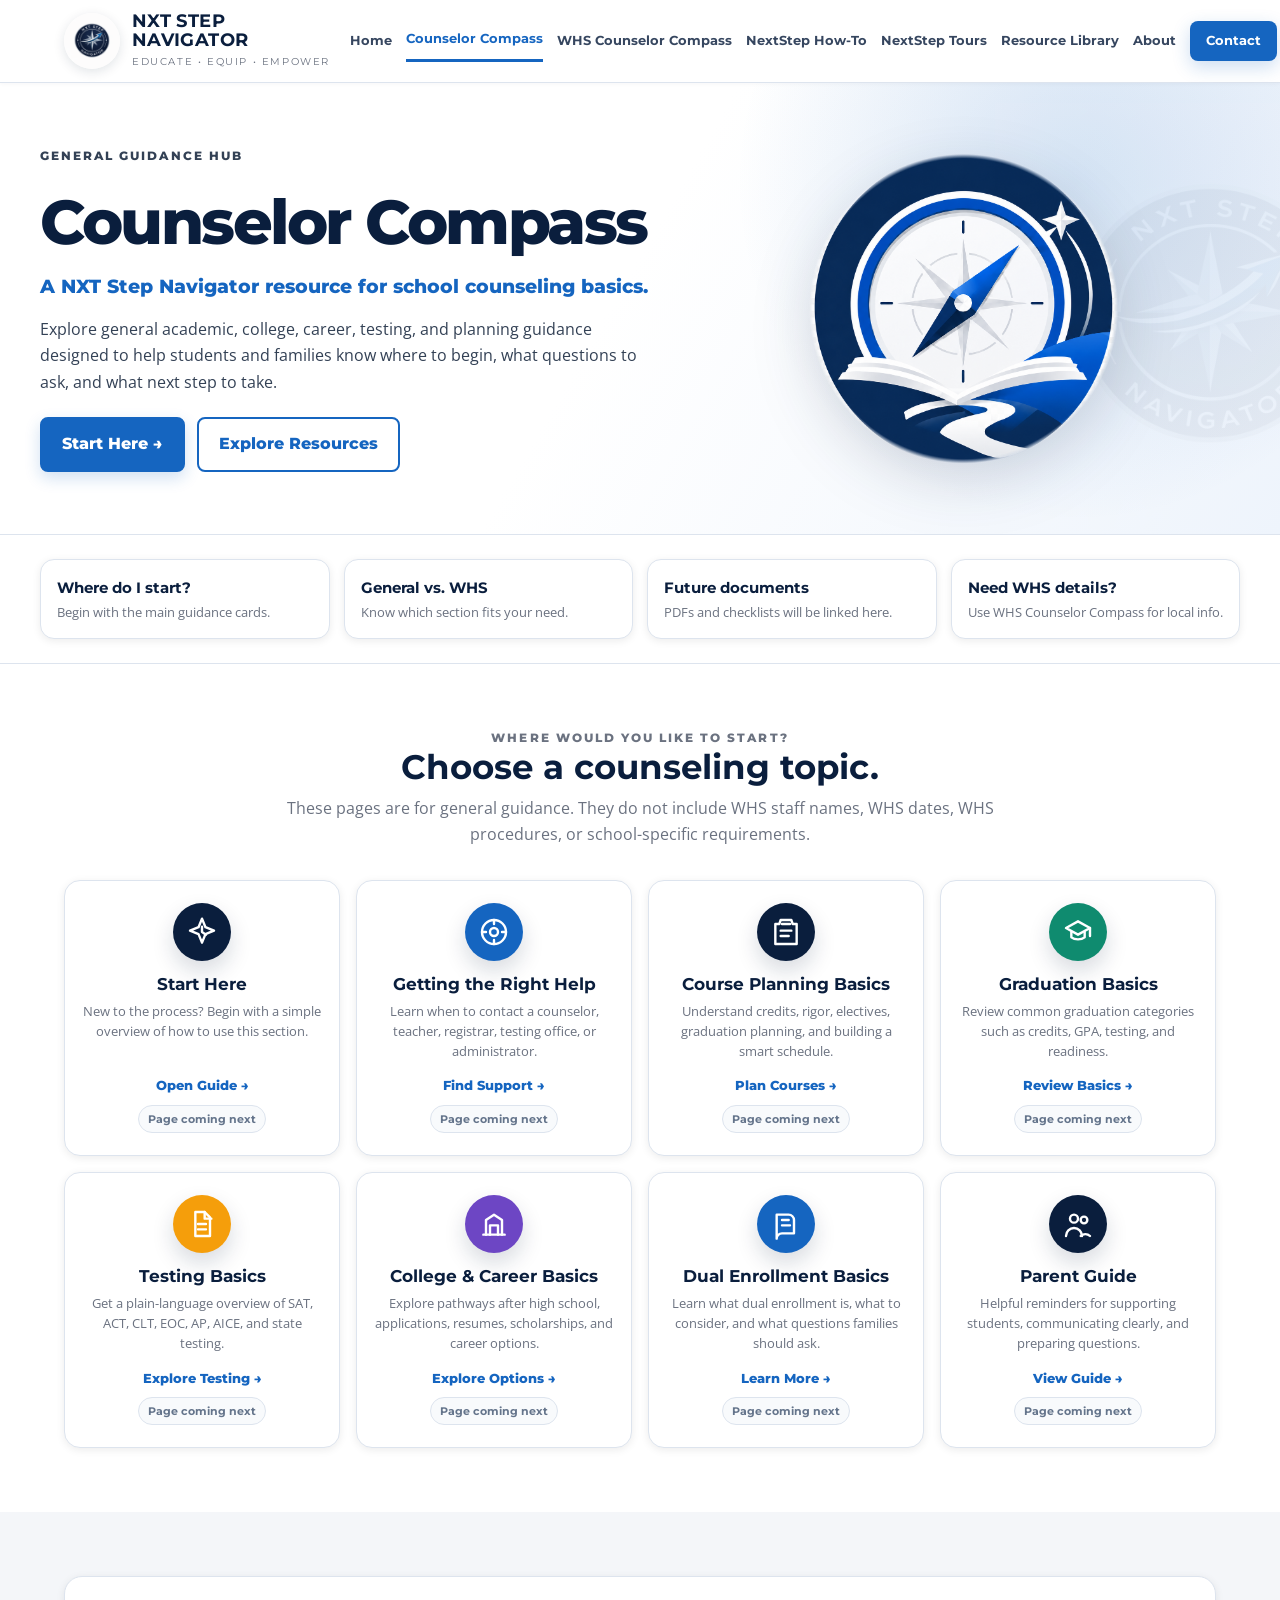
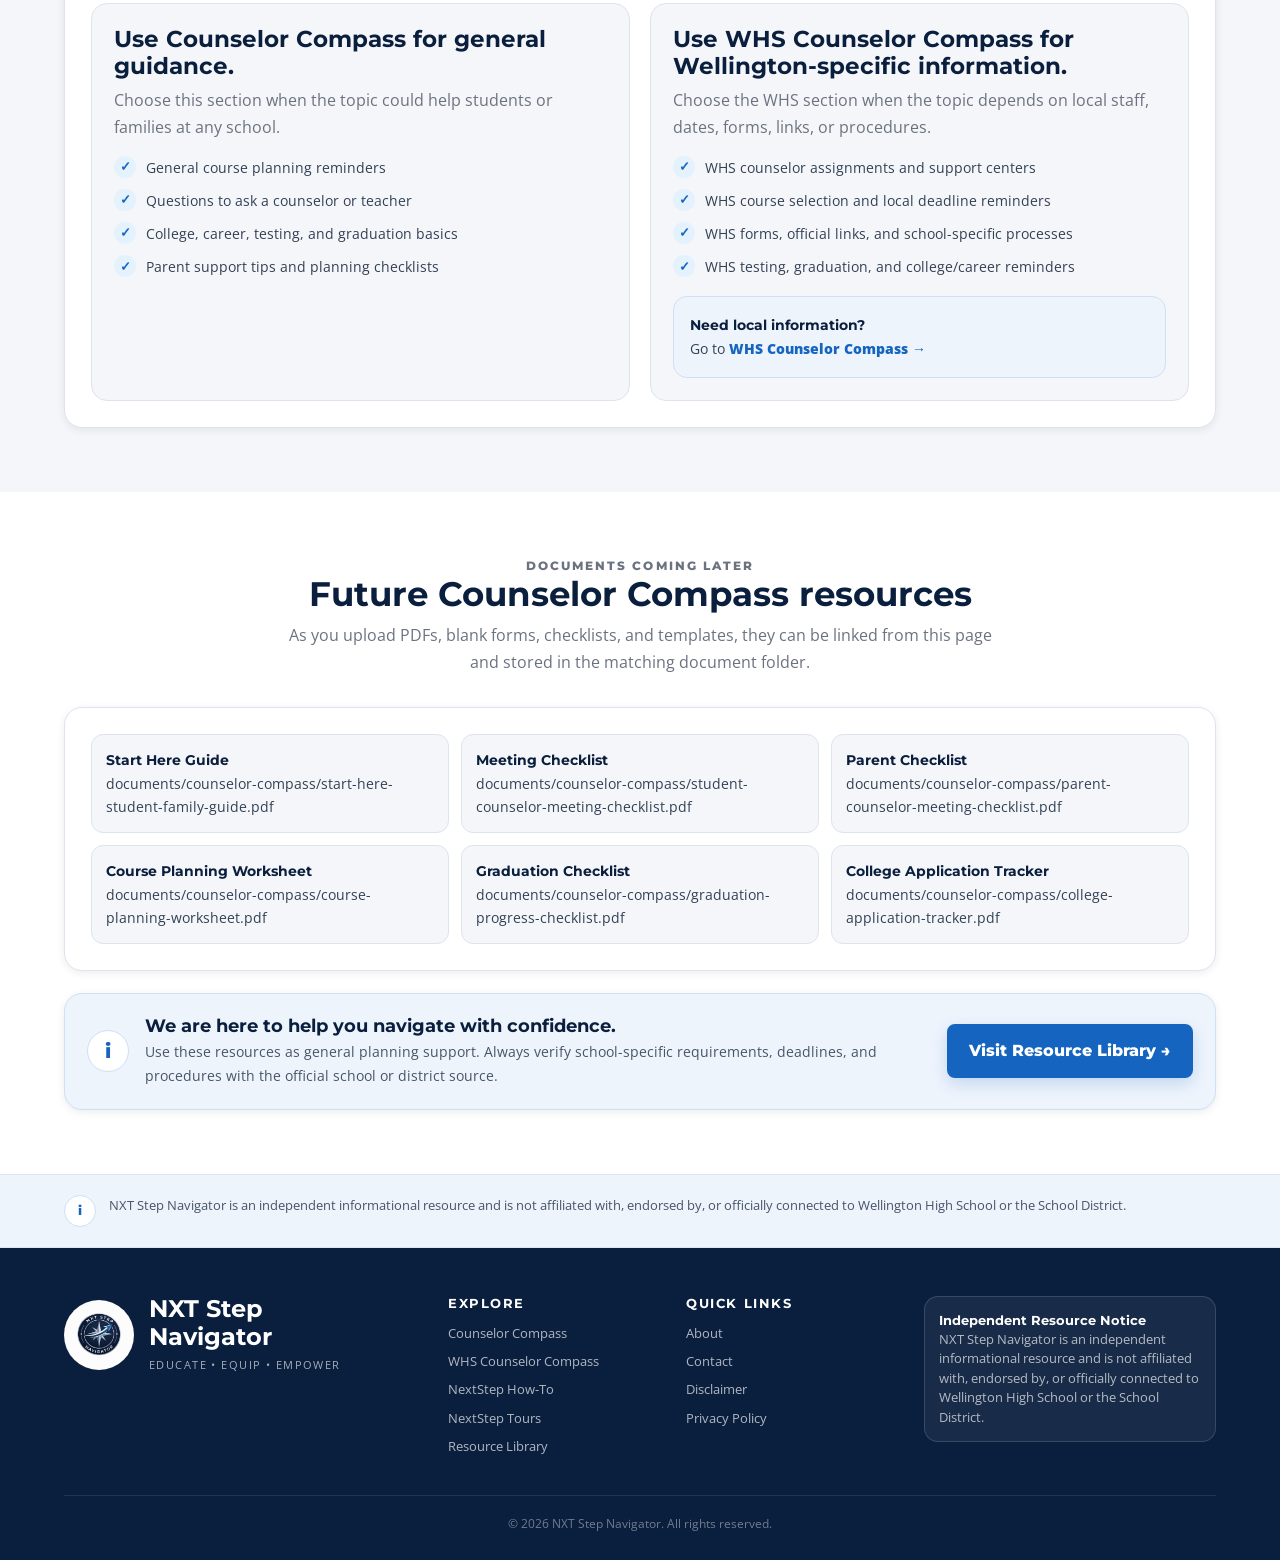
<file: counselor-compass/index.html>
<!DOCTYPE html>
<html lang="en">
<head>
<meta charset="UTF-8">
<meta name="viewport" content="width=device-width, initial-scale=1.0">
<title>Counselor Compass — NXT Step Navigator</title>

<link rel="preconnect" href="https://fonts.googleapis.com">
<link rel="preconnect" href="https://fonts.gstatic.com" crossorigin>
<link href="https://fonts.googleapis.com/css2?family=Montserrat:wght@500;600;700;800&family=Open+Sans:wght@400;600;700&display=swap" rel="stylesheet">

<link rel="stylesheet" href="../css/style.css">

<style>
/* Counselor Compass page-specific styling */
.page-hero{
  position:relative;
  background:
    radial-gradient(circle at 84% 22%, rgba(21,101,192,.16), transparent 30%),
    linear-gradient(120deg, #FFFFFF 0%, #FFFFFF 48%, #EEF4FC 100%);
  border-bottom:1px solid var(--border);
  overflow:hidden;
}
.page-hero:before{
  content:"";
  position:absolute;
  right:-145px;
  top:20px;
  width:430px;
  height:430px;
  background:url('../assets/logos/nxt-step-navigator-badge.png') center/contain no-repeat;
  opacity:.045;
  filter:grayscale(.1);
}
.page-hero-grid{
  position:relative;
  z-index:1;
  display:grid;
  grid-template-columns:1.05fr .95fr;
  gap:36px;
  align-items:center;
  min-height:430px;
  padding:58px 0;
}
.page-hero h1{
  font-size:clamp(40px,5.3vw,62px);
  letter-spacing:-.04em;
  margin:0 0 12px;
  font-weight:800;
}
.page-hero .sub{
  font-family:Montserrat,sans-serif;
  color:var(--blue);
  font-weight:800;
  font-size:19px;
  margin:0 0 14px;
}
.page-hero p{
  color:#334155;
  max-width:650px;
  margin:0 0 22px;
}
.page-visual{
  position:relative;
  min-height:290px;
  display:flex;
  align-items:center;
  justify-content:center;
}

.counselor-symbol{
  width:min(335px, 84%);
  display:block;
  margin:0 auto;
  filter:drop-shadow(0 18px 30px rgba(10,30,61,.16));
}

.compass-panel{
  position:relative;
  width:min(430px,100%);
  min-height:285px;
  background:#fff;
  border:1px solid var(--border);
  border-radius:26px;
  box-shadow:var(--shadow-lg);
  overflow:hidden;
  display:flex;
  align-items:center;
  justify-content:center;
}
.compass-panel:before{
  content:"";
  position:absolute;
  inset:0;
  background:
    linear-gradient(135deg, rgba(10,30,61,.06), rgba(21,101,192,.05)),
    radial-gradient(circle at 72% 20%, rgba(21,101,192,.14), transparent 34%);
}
.compass-panel img{
  position:relative;
  z-index:1;
  width:220px;
  opacity:.96;
}
.compass-swoosh{
  position:absolute;
  left:-60px;
  bottom:30px;
  width:360px;
  height:100px;
  border-bottom:18px solid rgba(21,101,192,.18);
  border-radius:0 0 100% 100%;
  transform:rotate(-12deg);
}
.section-nav{
  background:#fff;
  border-bottom:1px solid var(--border);
}
.section-nav-grid{
  display:grid;
  grid-template-columns:repeat(4,1fr);
  gap:14px;
  padding:24px 0;
}
.section-nav-card{
  background:#fff;
  border:1px solid var(--border);
  border-radius:14px;
  box-shadow:var(--shadow);
  padding:16px;
  transition:.18s;
}
.section-nav-card:hover{
  transform:translateY(-2px);
  border-color:#C8D8ED;
  box-shadow:0 12px 30px rgba(10,30,61,.10);
}
.section-nav-card strong{
  display:block;
  font-family:Montserrat,sans-serif;
  color:var(--navy);
  font-size:15px;
  margin-bottom:3px;
}
.section-nav-card span{
  display:block;
  color:var(--gray);
  font-size:12.5px;
  line-height:1.45;
}
.page-card-grid{
  display:grid;
  grid-template-columns:repeat(4,minmax(0,1fr));
  gap:16px;
}
.page-card{
  position:relative;
  background:#fff;
  border:1px solid var(--border);
  border-radius:16px;
  box-shadow:var(--shadow);
  padding:22px 18px;
  min-height:245px;
  display:flex;
  flex-direction:column;
  align-items:center;
  text-align:center;
  transition:.18s;
}
.page-card:hover{
  transform:translateY(-4px);
  box-shadow:0 16px 42px rgba(10,30,61,.12);
  border-color:#C8D8ED;
}
.page-card:before{
  content:"";
  position:absolute;
  left:18px;
  right:18px;
  top:0;
  height:4px;
  background:var(--blue);
  border-radius:0 0 6px 6px;
  opacity:0;
  transition:.18s;
}
.page-card:hover:before{opacity:1}
.page-card .icon-badge{
  width:58px;
  height:58px;
  margin-bottom:14px;
}
.page-card h3{
  font-size:17px;
  margin:0 0 8px;
}
.page-card p{
  color:var(--gray);
  font-size:13px;
  line-height:1.52;
  margin:0 0 14px;
}
.page-card .card-link{
  margin-top:auto;
}
.notice-panel{
  background:#EEF4FC;
  border:1px solid #CFE0F6;
  border-radius:18px;
  padding:22px;
  display:grid;
  grid-template-columns:auto 1fr auto;
  gap:16px;
  align-items:center;
  box-shadow:var(--shadow);
}
.notice-icon{
  width:42px;
  height:42px;
  border-radius:50%;
  border:1px solid #CFE0F6;
  background:#fff;
  color:var(--blue);
  display:flex;
  align-items:center;
  justify-content:center;
  font-family:Montserrat,sans-serif;
  font-weight:800;
  font-size:20px;
}
.notice-panel h3{
  margin:0 0 4px;
  font-size:18px;
}
.notice-panel p{
  margin:0;
  color:#475569;
  font-size:14px;
}
.resource-preview{
  background:#fff;
  border:1px solid var(--border);
  border-radius:18px;
  padding:26px;
  box-shadow:var(--shadow);
}
.resource-list{
  list-style:none;
  margin:0;
  padding:0;
  display:grid;
  grid-template-columns:repeat(3,1fr);
  gap:12px;
}
.resource-list li{
  border:1px solid var(--border);
  background:var(--light);
  border-radius:12px;
  padding:14px;
  font-size:13.5px;
  color:#334155;
}
.resource-list strong{
  display:block;
  color:var(--navy);
  font-family:Montserrat,sans-serif;
  margin-bottom:2px;
}
@media (max-width:1040px){
  .page-card-grid{grid-template-columns:repeat(3,1fr)}
  .section-nav-grid{grid-template-columns:repeat(2,1fr)}
  .resource-list{grid-template-columns:repeat(2,1fr)}
}
@media (max-width:820px){
  .page-hero-grid{grid-template-columns:1fr;min-height:auto;padding:44px 0}
  .page-visual{min-height:230px}
  .compass-panel{min-height:230px}
  .compass-panel img{width:170px}
  .page-card-grid{grid-template-columns:repeat(2,1fr)}
  .notice-panel{grid-template-columns:1fr}
}
@media (max-width:560px){
  .page-card-grid,.section-nav-grid,.resource-list{grid-template-columns:1fr}
  .page-card{min-height:auto}
}
</style>
</head>

<body>
<a class="skip-link" href="#main-content">Skip to main content</a>

<nav class="nav" id="siteNav">
  <div class="container nav-inner">
    <a class="brand" href="../index.html" aria-label="NXT Step Navigator Home">
      <img src="../assets/logos/nxt-step-navigator-badge.png" alt="NXT Step Navigator compass logo">
      <div>
        <strong>NXT Step<br>Navigator</strong>
        <span>Educate • Equip • Empower</span>
      </div>
    </a>

    <button class="nav-toggle" type="button" aria-label="Open navigation" aria-expanded="false">Menu</button>

    <div class="nav-links" aria-label="Main navigation">
      <a href="../index.html">Home</a>
      <a class="active" href="../counselor-compass/">Counselor Compass</a>
      <a href="../whs-counselor-compass/">WHS Counselor Compass</a>
      <a href="../nextstep-how-to/">NextStep How-To</a>
      <a href="../nextstep-tours/">NextStep Tours</a>
      <a href="../resource-library/">Resource Library</a>
      <a href="../about.html">About</a>
      <a class="nav-cta" href="../contact.html">Contact</a>
    </div>
  </div>
</nav>

<header class="page-hero">
  <div class="container page-hero-grid">
    <div>
      <p class="eyebrow">General Guidance Hub</p>
      <h1>Counselor Compass</h1>
      <p class="sub">A NXT Step Navigator resource for school counseling basics.</p>
      <p>
        Explore general academic, college, career, testing, and planning guidance designed to help students and families know where to begin, what questions to ask, and what next step to take.
      </p>
      <div class="btn-row">
        <a class="btn" href="#start">Start Here →</a>
        <a class="btn secondary" href="#resources">Explore Resources</a>
      </div>
    </div>

    <div class="page-visual" aria-hidden="true">
      <img class="counselor-symbol" src="../assets/logos/counselor-compass-symbol-clean.png" alt="Counselor Compass symbol">
    </div>
  </div>
</header>

<section class="section-nav" aria-label="Quick links">
  <div class="container section-nav-grid">
    <a class="section-nav-card" href="#start">
      <strong>Where do I start?</strong>
      <span>Begin with the main guidance cards.</span>
    </a>
    <a class="section-nav-card" href="#difference">
      <strong>General vs. WHS</strong>
      <span>Know which section fits your need.</span>
    </a>
    <a class="section-nav-card" href="#resources">
      <strong>Future documents</strong>
      <span>PDFs and checklists will be linked here.</span>
    </a>
    <a class="section-nav-card" href="../whs-counselor-compass/">
      <strong>Need WHS details?</strong>
      <span>Use WHS Counselor Compass for local info.</span>
    </a>
  </div>
</section>

<main id="main-content">
  <section class="section white" id="start">
    <div class="container">
      <div class="section-title">
        <p class="eyebrow">Where Would You Like to Start?</p>
        <h2>Choose a counseling topic.</h2>
        <p>These pages are for general guidance. They do not include WHS staff names, WHS dates, WHS procedures, or school-specific requirements.</p>
      </div>

      <div class="page-card-grid">
        <a class="page-card future-link" href="start-here.html" data-page="Counselor Compass Start Here">
          <span class="icon-badge">
            <svg viewBox="0 0 24 24" aria-hidden="true"><path d="M12 2l2.6 6.4L21 11l-6.4 2.6L12 20l-2.6-6.4L3 11l6.4-2.6L12 2z"/><path d="M12 8v4l3 2"/></svg>
          </span>
          <h3>Start Here</h3>
          <p>New to the process? Begin with a simple overview of how to use this section.</p>
          <span class="card-link">Open Guide <span>→</span></span>
          <span class="future-pill">Page coming next</span>
        </a>

        <a class="page-card future-link" href="getting-the-right-help.html" data-page="Getting the Right Help">
          <span class="icon-badge alt">
            <svg viewBox="0 0 24 24" aria-hidden="true"><circle cx="12" cy="12" r="9"/><circle cx="12" cy="12" r="3"/><path d="M12 3v3M12 18v3M3 12h3M18 12h3"/></svg>
          </span>
          <h3>Getting the Right Help</h3>
          <p>Learn when to contact a counselor, teacher, registrar, testing office, or administrator.</p>
          <span class="card-link">Find Support <span>→</span></span>
          <span class="future-pill">Page coming next</span>
        </a>

        <a class="page-card future-link" href="course-planning-basics.html" data-page="Course Planning Basics">
          <span class="icon-badge">
            <svg viewBox="0 0 24 24" aria-hidden="true"><path d="M8 3h8l1 3h3v15H4V6h3l1-3z"/><path d="M8 11h8M8 15h6M9 6h6"/></svg>
          </span>
          <h3>Course Planning Basics</h3>
          <p>Understand credits, rigor, electives, graduation planning, and building a smart schedule.</p>
          <span class="card-link">Plan Courses <span>→</span></span>
          <span class="future-pill">Page coming next</span>
        </a>

        <a class="page-card future-link" href="graduation-basics.html" data-page="Graduation Basics">
          <span class="icon-badge green">
            <svg viewBox="0 0 24 24" aria-hidden="true"><path d="M3 9l9-5 9 5-9 5-9-5z"/><path d="M7 12v4c2.6 2 7.4 2 10 0v-4"/><path d="M21 9v6"/></svg>
          </span>
          <h3>Graduation Basics</h3>
          <p>Review common graduation categories such as credits, GPA, testing, and readiness.</p>
          <span class="card-link">Review Basics <span>→</span></span>
          <span class="future-pill">Page coming next</span>
        </a>

        <a class="page-card future-link" href="testing-basics.html" data-page="Testing Basics">
          <span class="icon-badge gold">
            <svg viewBox="0 0 24 24" aria-hidden="true"><path d="M7 3h7l4 4v14H7V3z"/><path d="M14 3v5h5"/><path d="M9 12h6M9 16h6"/></svg>
          </span>
          <h3>Testing Basics</h3>
          <p>Get a plain-language overview of SAT, ACT, CLT, EOC, AP, AICE, and state testing.</p>
          <span class="card-link">Explore Testing <span>→</span></span>
          <span class="future-pill">Page coming next</span>
        </a>

        <a class="page-card future-link" href="college-career-basics.html" data-page="College and Career Basics">
          <span class="icon-badge purple">
            <svg viewBox="0 0 24 24" aria-hidden="true"><path d="M4 20h16"/><path d="M6 20V9l6-4 6 4v11"/><path d="M9 20v-7h6v7"/></svg>
          </span>
          <h3>College & Career Basics</h3>
          <p>Explore pathways after high school, applications, resumes, scholarships, and career options.</p>
          <span class="card-link">Explore Options <span>→</span></span>
          <span class="future-pill">Page coming next</span>
        </a>

        <a class="page-card future-link" href="dual-enrollment-basics.html" data-page="Dual Enrollment Basics">
          <span class="icon-badge alt">
            <svg viewBox="0 0 24 24" aria-hidden="true"><path d="M5 5h9a4 4 0 0 1 4 4v10H9a4 4 0 0 0-4 4V5z"/><path d="M9 9h5M9 13h6"/></svg>
          </span>
          <h3>Dual Enrollment Basics</h3>
          <p>Learn what dual enrollment is, what to consider, and what questions families should ask.</p>
          <span class="card-link">Learn More <span>→</span></span>
          <span class="future-pill">Page coming next</span>
        </a>

        <a class="page-card future-link" href="parent-guide.html" data-page="Parent Guide">
          <span class="icon-badge">
            <svg viewBox="0 0 24 24" aria-hidden="true"><circle cx="9" cy="8" r="3"/><circle cx="16.5" cy="9" r="2.5"/><path d="M3 21a6 6 0 0 1 12 0"/><path d="M14 21a5 5 0 0 1 7 0"/></svg>
          </span>
          <h3>Parent Guide</h3>
          <p>Helpful reminders for supporting students, communicating clearly, and preparing questions.</p>
          <span class="card-link">View Guide <span>→</span></span>
          <span class="future-pill">Page coming next</span>
        </a>
      </div>
    </div>
  </section>

  <section class="section light" id="difference">
    <div class="container">
      <div class="start-panel">
        <div class="choice-card">
          <h3>Use Counselor Compass for general guidance.</h3>
          <p>Choose this section when the topic could help students or families at any school.</p>
          <ul class="choice-list">
            <li><span class="check">✓</span><span>General course planning reminders</span></li>
            <li><span class="check">✓</span><span>Questions to ask a counselor or teacher</span></li>
            <li><span class="check">✓</span><span>College, career, testing, and graduation basics</span></li>
            <li><span class="check">✓</span><span>Parent support tips and planning checklists</span></li>
          </ul>
        </div>

        <div class="choice-card">
          <h3>Use WHS Counselor Compass for Wellington-specific information.</h3>
          <p>Choose the WHS section when the topic depends on local staff, dates, forms, links, or procedures.</p>
          <ul class="choice-list">
            <li><span class="check">✓</span><span>WHS counselor assignments and support centers</span></li>
            <li><span class="check">✓</span><span>WHS course selection and local deadline reminders</span></li>
            <li><span class="check">✓</span><span>WHS forms, official links, and school-specific processes</span></li>
            <li><span class="check">✓</span><span>WHS testing, graduation, and college/career reminders</span></li>
          </ul>
          <div class="coming-box">
            <strong>Need local information?</strong><br>
            Go to <a href="../whs-counselor-compass/" style="color:var(--blue);font-weight:800;">WHS Counselor Compass →</a>
          </div>
        </div>
      </div>
    </div>
  </section>

  <section class="section white" id="resources">
    <div class="container">
      <div class="section-title">
        <p class="eyebrow">Documents Coming Later</p>
        <h2>Future Counselor Compass resources</h2>
        <p>As you upload PDFs, blank forms, checklists, and templates, they can be linked from this page and stored in the matching document folder.</p>
      </div>

      <div class="resource-preview">
        <ul class="resource-list">
          <li><strong>Start Here Guide</strong> documents/counselor-compass/start-here-student-family-guide.pdf</li>
          <li><strong>Meeting Checklist</strong> documents/counselor-compass/student-counselor-meeting-checklist.pdf</li>
          <li><strong>Parent Checklist</strong> documents/counselor-compass/parent-counselor-meeting-checklist.pdf</li>
          <li><strong>Course Planning Worksheet</strong> documents/counselor-compass/course-planning-worksheet.pdf</li>
          <li><strong>Graduation Checklist</strong> documents/counselor-compass/graduation-progress-checklist.pdf</li>
          <li><strong>College Application Tracker</strong> documents/counselor-compass/college-application-tracker.pdf</li>
        </ul>
      </div>

      <div style="height:22px"></div>

      <div class="notice-panel">
        <div class="notice-icon">i</div>
        <div>
          <h3>We are here to help you navigate with confidence.</h3>
          <p>Use these resources as general planning support. Always verify school-specific requirements, deadlines, and procedures with the official school or district source.</p>
        </div>
        <a class="btn" href="../resource-library/">Visit Resource Library →</a>
      </div>
    </div>
  </section>
</main>

<section class="disclaimer">
  <div class="container">
    <div class="info-dot">i</div>
    <div>
      NXT Step Navigator is an independent informational resource and is not affiliated with, endorsed by, or officially connected to Wellington High School or the School District.
    </div>
  </div>
</section>

<footer class="footer">
  <div class="container">
    <div class="footer-grid">
      <div>
        <div class="footer-brand">
          <img src="../assets/logos/nxt-step-navigator-badge.png" alt="NXT Step Navigator logo">
          <div>
            <strong>NXT Step<br>Navigator</strong>
            <span>Educate • Equip • Empower</span>
          </div>
        </div>
      </div>

      <div class="footer-col">
        <h4>Explore</h4>
        <a href="../counselor-compass/">Counselor Compass</a>
        <a href="../whs-counselor-compass/">WHS Counselor Compass</a>
        <a href="../nextstep-how-to/">NextStep How-To</a>
        <a href="../nextstep-tours/">NextStep Tours</a>
        <a href="../resource-library/">Resource Library</a>
      </div>

      <div class="footer-col">
        <h4>Quick Links</h4>
        <a href="../about.html">About</a>
        <a href="../contact.html">Contact</a>
        <a href="../disclaimer.html">Disclaimer</a>
        <a href="../privacy.html">Privacy Policy</a>
      </div>

      <div class="footer-note">
        <p><strong style="color:#fff;font-family:Montserrat,sans-serif;">Independent Resource Notice</strong><br>
        NXT Step Navigator is an independent informational resource and is not affiliated with, endorsed by, or officially connected to Wellington High School or the School District.</p>
      </div>
    </div>

    <div class="copyright">© 2026 NXT Step Navigator. All rights reserved.</div>
  </div>
</footer>

<div class="toast" id="futureToast" role="status" aria-live="polite">
  <strong>Page coming next</strong>
  <span>This section is planned and will be created in a future update.</span>
</div>

<script src="../js/main.js"></script>
<script>
/* Keeps future cards from opening unfinished pages if main.js is not active */
document.querySelectorAll('.future-link').forEach(function(link){
  link.addEventListener('click', function(event){
    event.preventDefault();
    var toast = document.getElementById('futureToast');
    if(toast){
      var label = link.getAttribute('data-page') || 'This page';
      toast.querySelector('strong').textContent = label + ' is coming next';
      toast.classList.add('show');
      setTimeout(function(){ toast.classList.remove('show'); }, 2600);
    }
  });
});
</script>
</body>
</html>
</file>
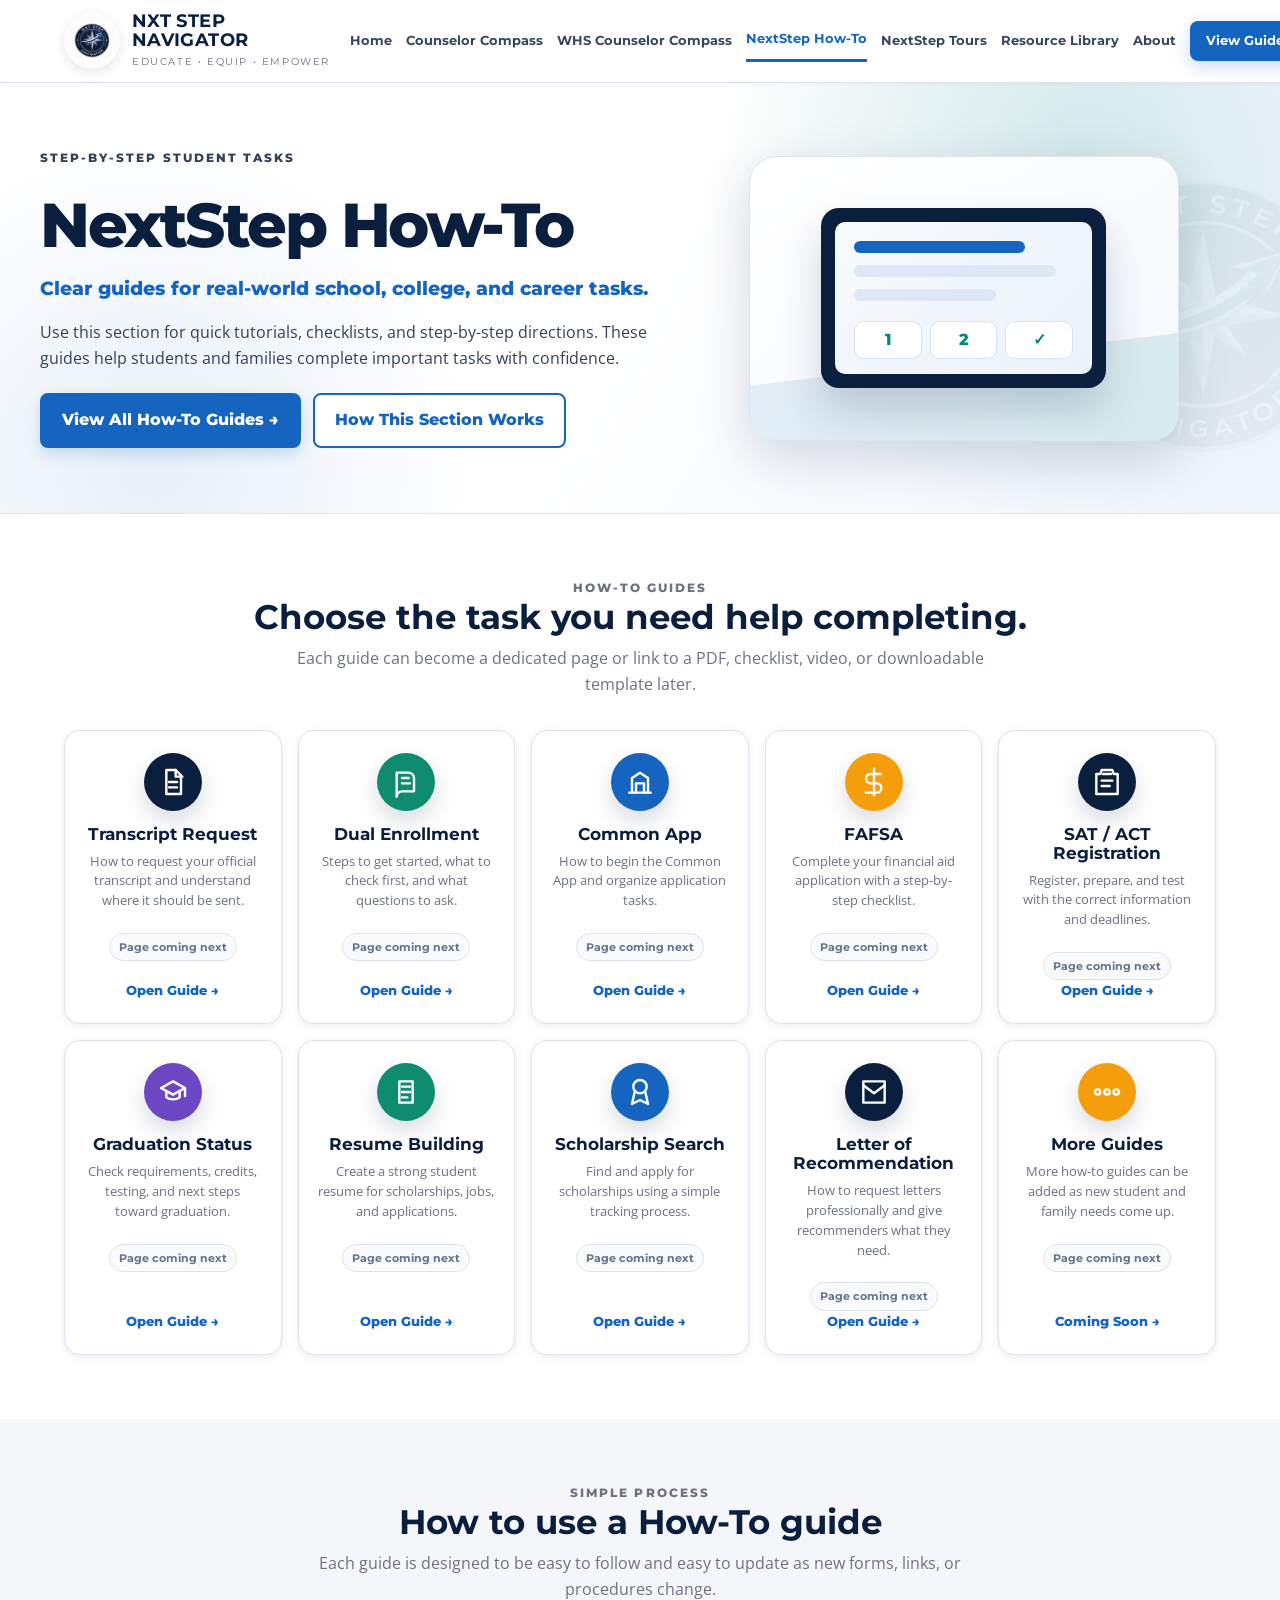
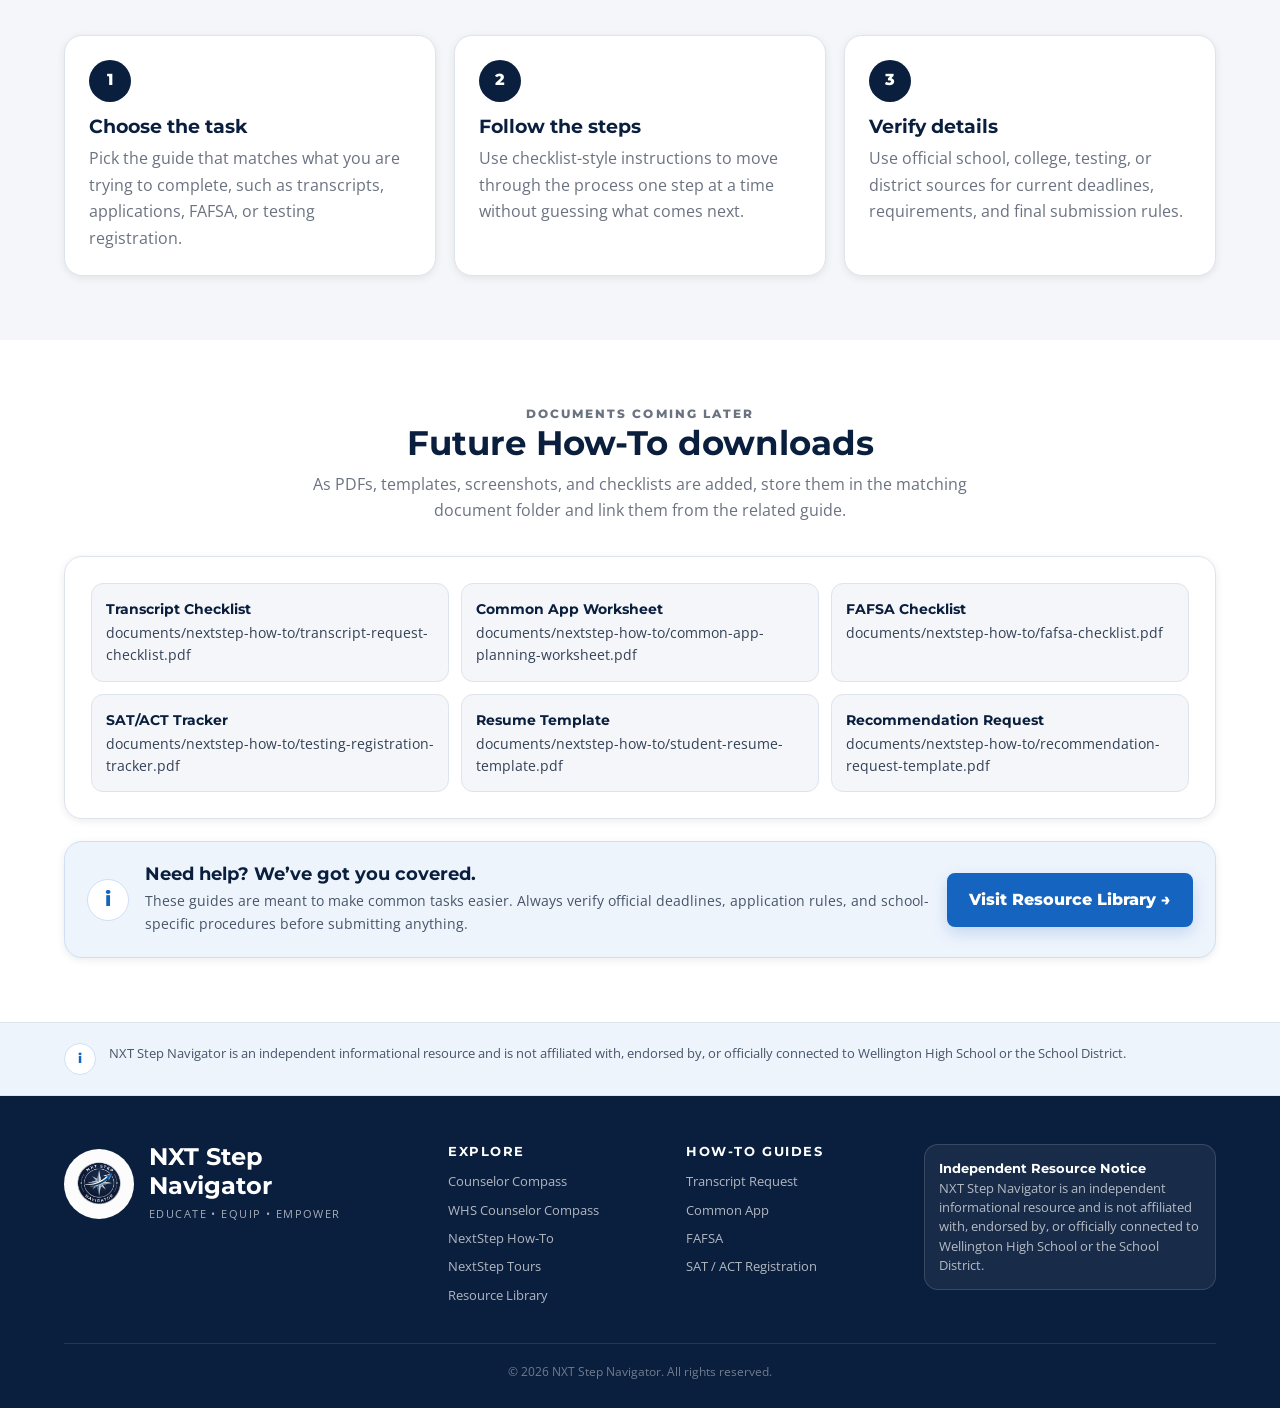
<file: nextstep-how-to/index.html>
<!DOCTYPE html>
<html lang="en">
<head>
<meta charset="UTF-8">
<meta name="viewport" content="width=device-width, initial-scale=1.0">
<title>NextStep How-To — NXT Step Navigator</title>
<link rel="preconnect" href="https://fonts.googleapis.com">
<link rel="preconnect" href="https://fonts.gstatic.com" crossorigin>
<link href="https://fonts.googleapis.com/css2?family=Montserrat:wght@500;600;700;800&family=Open+Sans:wght@400;600;700&display=swap" rel="stylesheet">
<link rel="stylesheet" href="../css/style.css">

<style>
.howto-hero{
  position:relative;
  background:radial-gradient(circle at 84% 18%,rgba(0,137,123,.15),transparent 32%),radial-gradient(circle at 12% 88%,rgba(21,101,192,.10),transparent 28%),linear-gradient(120deg,#fff 0%,#fff 48%,#EEF4FC 100%);
  border-bottom:1px solid var(--border);
  overflow:hidden;
}
.howto-hero:before{
  content:"";
  position:absolute;
  right:-150px;
  top:10px;
  width:455px;
  height:455px;
  background:url('../assets/logos/nxt-step-navigator-badge.png') center/contain no-repeat;
  opacity:.045;
}
.howto-hero-grid{
  position:relative;
  z-index:1;
  display:grid;
  grid-template-columns:1.05fr .95fr;
  gap:36px;
  align-items:center;
  min-height:430px;
  padding:58px 0;
}
.howto-hero h1{font-size:clamp(40px,5.3vw,62px);letter-spacing:-.04em;margin:0 0 12px;font-weight:800}
.howto-hero .sub{font-family:Montserrat,sans-serif;color:var(--blue);font-weight:800;font-size:19px;margin:0 0 14px}
.howto-hero p{color:#334155;max-width:660px;margin:0 0 22px}
.howto-visual{position:relative;min-height:300px;display:flex;align-items:center;justify-content:center}
.howto-panel{
  width:min(430px,100%);
  min-height:285px;
  background:linear-gradient(145deg,#fff 0%,#F4F8FD 100%);
  border:1px solid var(--border);
  border-radius:28px;
  box-shadow:var(--shadow-lg);
  position:relative;
  overflow:hidden;
  display:flex;
  align-items:center;
  justify-content:center;
}
.howto-panel:before{
  content:"";
  position:absolute;
  inset:auto -80px -90px -80px;
  height:170px;
  background:linear-gradient(90deg,rgba(21,101,192,.10),rgba(0,137,123,.12));
  transform:rotate(-7deg);
}
.howto-device{
  position:relative;
  z-index:1;
  width:285px;
  height:180px;
  background:#0A1E3D;
  border-radius:18px;
  box-shadow:0 22px 42px rgba(10,30,61,.18);
  padding:14px;
}
.howto-screen{height:100%;border-radius:10px;background:linear-gradient(135deg,#F8FAFC,#EAF2FC);border:1px solid rgba(255,255,255,.35);padding:18px}
.howto-step-line{height:12px;border-radius:999px;background:#DDE7F5;margin-bottom:12px}
.howto-step-line:nth-child(1){width:78%;background:#1565C0}
.howto-step-line:nth-child(2){width:92%}
.howto-step-line:nth-child(3){width:65%}
.howto-checks{display:grid;grid-template-columns:repeat(3,1fr);gap:8px;margin-top:20px}
.howto-check{height:38px;border-radius:10px;background:#fff;border:1px solid #D8E3F1;display:flex;align-items:center;justify-content:center;color:#00897B;font-family:Montserrat,sans-serif;font-weight:800}
.howto-card-grid{display:grid;grid-template-columns:repeat(5,minmax(0,1fr));gap:16px}
.howto-card{
  position:relative;
  background:#fff;
  border:1px solid var(--border);
  border-radius:16px;
  box-shadow:var(--shadow);
  padding:22px 18px;
  min-height:235px;
  display:flex;
  flex-direction:column;
  align-items:center;
  text-align:center;
  transition:.18s;
}
.howto-card:hover{transform:translateY(-4px);box-shadow:0 16px 42px rgba(10,30,61,.12);border-color:#C8D8ED}
.howto-card:before{content:"";position:absolute;left:18px;right:18px;top:0;height:4px;background:#00897B;border-radius:0 0 6px 6px;opacity:0;transition:.18s}
.howto-card:hover:before{opacity:1}
.howto-card .icon-badge{width:58px;height:58px;margin-bottom:14px}
.howto-card h3{font-size:16.5px;margin:0 0 8px}
.howto-card p{color:var(--gray);font-size:13px;line-height:1.52;margin:0 0 14px}
.howto-card .card-link{margin-top:auto}
.process-grid{display:grid;grid-template-columns:repeat(3,1fr);gap:18px}
.process-card{background:#fff;border:1px solid var(--border);border-radius:18px;padding:24px;box-shadow:var(--shadow)}
.process-number{width:42px;height:42px;border-radius:50%;background:var(--navy);color:#fff;display:flex;align-items:center;justify-content:center;font-family:Montserrat,sans-serif;font-weight:800;margin-bottom:14px}
.process-card h3{margin:0 0 8px;font-size:19px}
.process-card p{margin:0;color:var(--gray)}
.resource-preview{background:#fff;border:1px solid var(--border);border-radius:18px;padding:26px;box-shadow:var(--shadow)}
.resource-list{list-style:none;margin:0;padding:0;display:grid;grid-template-columns:repeat(3,1fr);gap:12px}
.resource-list li{border:1px solid var(--border);background:var(--light);border-radius:12px;padding:14px;font-size:13.5px;color:#334155}
.resource-list strong{display:block;color:var(--navy);font-family:Montserrat,sans-serif;margin-bottom:2px}
.notice-panel{background:#EEF4FC;border:1px solid #CFE0F6;border-radius:18px;padding:22px;display:grid;grid-template-columns:auto 1fr auto;gap:16px;align-items:center;box-shadow:var(--shadow)}
.notice-icon{width:42px;height:42px;border-radius:50%;border:1px solid #CFE0F6;background:#fff;color:var(--blue);display:flex;align-items:center;justify-content:center;font-family:Montserrat,sans-serif;font-weight:800;font-size:20px}
.notice-panel h3{margin:0 0 4px;font-size:18px}
.notice-panel p{margin:0;color:#475569;font-size:14px}
@media (max-width:1120px){.howto-card-grid{grid-template-columns:repeat(3,1fr)}.process-grid,.resource-list{grid-template-columns:repeat(2,1fr)}}
@media (max-width:820px){.howto-hero-grid{grid-template-columns:1fr;min-height:auto;padding:44px 0}.howto-visual{min-height:250px}.howto-card-grid{grid-template-columns:repeat(2,1fr)}.notice-panel{grid-template-columns:1fr}}
@media (max-width:560px){.howto-card-grid,.process-grid,.resource-list{grid-template-columns:1fr}.howto-card{min-height:auto}}
</style>
</head>

<body>
<a class="skip-link" href="#main-content">Skip to main content</a>

<nav class="nav" id="siteNav">
  <div class="container nav-inner">
    <a class="brand" href="../index.html" aria-label="NXT Step Navigator Home">
      <img src="../assets/logos/nxt-step-navigator-badge.png" alt="NXT Step Navigator compass logo">
      <div><strong>NXT Step<br>Navigator</strong><span>Educate • Equip • Empower</span></div>
    </a>
    <button class="nav-toggle" type="button" aria-label="Open navigation" aria-expanded="false">Menu</button>
    <div class="nav-links" aria-label="Main navigation">
      <a href="../index.html">Home</a>
      <a href="../counselor-compass/">Counselor Compass</a>
      <a href="../whs-counselor-compass/">WHS Counselor Compass</a>
      <a class="active" href="../nextstep-how-to/">NextStep How-To</a>
      <a href="../nextstep-tours/">NextStep Tours</a>
      <a href="../resource-library/">Resource Library</a>
      <a href="../about.html">About</a>
      <a class="nav-cta" href="#guides">View Guides →</a>
    </div>
  </div>
</nav>

<header class="howto-hero">
  <div class="container howto-hero-grid">
    <div>
      <p class="eyebrow">Step-by-Step Student Tasks</p>
      <h1>NextStep How-To</h1>
      <p class="sub">Clear guides for real-world school, college, and career tasks.</p>
      <p>Use this section for quick tutorials, checklists, and step-by-step directions. These guides help students and families complete important tasks with confidence.</p>
      <div class="btn-row">
        <a class="btn" href="#guides">View All How-To Guides →</a>
        <a class="btn secondary" href="#process">How This Section Works</a>
      </div>
    </div>

    <div class="howto-visual" aria-hidden="true">
      <div class="howto-panel">
        <div class="howto-device">
          <div class="howto-screen">
            <div class="howto-step-line"></div>
            <div class="howto-step-line"></div>
            <div class="howto-step-line"></div>
            <div class="howto-checks">
              <div class="howto-check">1</div>
              <div class="howto-check">2</div>
              <div class="howto-check">✓</div>
            </div>
          </div>
        </div>
      </div>
    </div>
  </div>
</header>

<main id="main-content">
  <section class="section white" id="guides">
    <div class="container">
      <div class="section-title">
        <p class="eyebrow">How-To Guides</p>
        <h2>Choose the task you need help completing.</h2>
        <p>Each guide can become a dedicated page or link to a PDF, checklist, video, or downloadable template later.</p>
      </div>

      <div class="howto-card-grid">
        <a class="howto-card future-link" href="transcript-request.html" data-page="Transcript Request">
          <span class="icon-badge"><svg viewBox="0 0 24 24" aria-hidden="true"><path d="M7 3h7l4 4v14H7V3z"/><path d="M14 3v5h5"/><path d="M9 12h6M9 16h6"/></svg></span>
          <h3>Transcript Request</h3><p>How to request your official transcript and understand where it should be sent.</p><span class="future-pill">Page coming next</span><span class="card-link">Open Guide <span>→</span></span>
        </a>

        <a class="howto-card future-link" href="dual-enrollment.html" data-page="Dual Enrollment">
          <span class="icon-badge green"><svg viewBox="0 0 24 24" aria-hidden="true"><path d="M5 5h9a4 4 0 0 1 4 4v10H9a4 4 0 0 0-4 4V5z"/><path d="M9 9h5M9 13h6"/></svg></span>
          <h3>Dual Enrollment</h3><p>Steps to get started, what to check first, and what questions to ask.</p><span class="future-pill">Page coming next</span><span class="card-link">Open Guide <span>→</span></span>
        </a>

        <a class="howto-card future-link" href="common-app.html" data-page="Common App">
          <span class="icon-badge alt"><svg viewBox="0 0 24 24" aria-hidden="true"><path d="M4 20h16"/><path d="M6 20V9l6-4 6 4v11"/><path d="M9 20v-7h6v7"/></svg></span>
          <h3>Common App</h3><p>How to begin the Common App and organize application tasks.</p><span class="future-pill">Page coming next</span><span class="card-link">Open Guide <span>→</span></span>
        </a>

        <a class="howto-card future-link" href="fafsa.html" data-page="FAFSA">
          <span class="icon-badge gold"><svg viewBox="0 0 24 24" aria-hidden="true"><path d="M12 2v20"/><path d="M17 6H9.5a3.5 3.5 0 0 0 0 7H14a3.5 3.5 0 0 1 0 7H6"/></svg></span>
          <h3>FAFSA</h3><p>Complete your financial aid application with a step-by-step checklist.</p><span class="future-pill">Page coming next</span><span class="card-link">Open Guide <span>→</span></span>
        </a>

        <a class="howto-card future-link" href="sat-act-registration.html" data-page="SAT / ACT Registration">
          <span class="icon-badge"><svg viewBox="0 0 24 24" aria-hidden="true"><path d="M8 3h8l1 3h3v15H4V6h3l1-3z"/><path d="M8 11h8M8 15h6M9 6h6"/></svg></span>
          <h3>SAT / ACT Registration</h3><p>Register, prepare, and test with the correct information and deadlines.</p><span class="future-pill">Page coming next</span><span class="card-link">Open Guide <span>→</span></span>
        </a>

        <a class="howto-card future-link" href="graduation-status.html" data-page="Graduation Status">
          <span class="icon-badge purple"><svg viewBox="0 0 24 24" aria-hidden="true"><path d="M3 9l9-5 9 5-9 5-9-5z"/><path d="M7 12v4c2.6 2 7.4 2 10 0v-4"/><path d="M21 9v6"/></svg></span>
          <h3>Graduation Status</h3><p>Check requirements, credits, testing, and next steps toward graduation.</p><span class="future-pill">Page coming next</span><span class="card-link">Open Guide <span>→</span></span>
        </a>

        <a class="howto-card future-link" href="resume-building.html" data-page="Resume Building">
          <span class="icon-badge green"><svg viewBox="0 0 24 24" aria-hidden="true"><path d="M7 4h10v16H7z"/><path d="M9 8h6M9 12h6M9 16h4"/></svg></span>
          <h3>Resume Building</h3><p>Create a strong student resume for scholarships, jobs, and applications.</p><span class="future-pill">Page coming next</span><span class="card-link">Open Guide <span>→</span></span>
        </a>

        <a class="howto-card future-link" href="scholarship-search.html" data-page="Scholarship Search">
          <span class="icon-badge alt"><svg viewBox="0 0 24 24" aria-hidden="true"><circle cx="12" cy="8" r="5"/><path d="M8 12l-2 9 6-3 6 3-2-9"/></svg></span>
          <h3>Scholarship Search</h3><p>Find and apply for scholarships using a simple tracking process.</p><span class="future-pill">Page coming next</span><span class="card-link">Open Guide <span>→</span></span>
        </a>

        <a class="howto-card future-link" href="letter-of-recommendation.html" data-page="Letter of Recommendation">
          <span class="icon-badge"><svg viewBox="0 0 24 24" aria-hidden="true"><path d="M4 4h16v16H4z"/><path d="M4 7l8 6 8-6"/></svg></span>
          <h3>Letter of Recommendation</h3><p>How to request letters professionally and give recommenders what they need.</p><span class="future-pill">Page coming next</span><span class="card-link">Open Guide <span>→</span></span>
        </a>

        <a class="howto-card future-link" href="more-guides.html" data-page="More How-To Guides">
          <span class="icon-badge gold"><svg viewBox="0 0 24 24" aria-hidden="true"><circle cx="5" cy="12" r="2"/><circle cx="12" cy="12" r="2"/><circle cx="19" cy="12" r="2"/></svg></span>
          <h3>More Guides</h3><p>More how-to guides can be added as new student and family needs come up.</p><span class="future-pill">Page coming next</span><span class="card-link">Coming Soon <span>→</span></span>
        </a>
      </div>
    </div>
  </section>

  <section class="section light" id="process">
    <div class="container">
      <div class="section-title">
        <p class="eyebrow">Simple Process</p>
        <h2>How to use a How-To guide</h2>
        <p>Each guide is designed to be easy to follow and easy to update as new forms, links, or procedures change.</p>
      </div>

      <div class="process-grid">
        <div class="process-card"><div class="process-number">1</div><h3>Choose the task</h3><p>Pick the guide that matches what you are trying to complete, such as transcripts, applications, FAFSA, or testing registration.</p></div>
        <div class="process-card"><div class="process-number">2</div><h3>Follow the steps</h3><p>Use checklist-style instructions to move through the process one step at a time without guessing what comes next.</p></div>
        <div class="process-card"><div class="process-number">3</div><h3>Verify details</h3><p>Use official school, college, testing, or district sources for current deadlines, requirements, and final submission rules.</p></div>
      </div>
    </div>
  </section>

  <section class="section white" id="documents">
    <div class="container">
      <div class="section-title">
        <p class="eyebrow">Documents Coming Later</p>
        <h2>Future How-To downloads</h2>
        <p>As PDFs, templates, screenshots, and checklists are added, store them in the matching document folder and link them from the related guide.</p>
      </div>

      <div class="resource-preview">
        <ul class="resource-list">
          <li><strong>Transcript Checklist</strong> documents/nextstep-how-to/transcript-request-checklist.pdf</li>
          <li><strong>Common App Worksheet</strong> documents/nextstep-how-to/common-app-planning-worksheet.pdf</li>
          <li><strong>FAFSA Checklist</strong> documents/nextstep-how-to/fafsa-checklist.pdf</li>
          <li><strong>SAT/ACT Tracker</strong> documents/nextstep-how-to/testing-registration-tracker.pdf</li>
          <li><strong>Resume Template</strong> documents/nextstep-how-to/student-resume-template.pdf</li>
          <li><strong>Recommendation Request</strong> documents/nextstep-how-to/recommendation-request-template.pdf</li>
        </ul>
      </div>

      <div style="height:22px"></div>

      <div class="notice-panel">
        <div class="notice-icon">i</div>
        <div>
          <h3>Need help? We’ve got you covered.</h3>
          <p>These guides are meant to make common tasks easier. Always verify official deadlines, application rules, and school-specific procedures before submitting anything.</p>
        </div>
        <a class="btn" href="../resource-library/">Visit Resource Library →</a>
      </div>
    </div>
  </section>
</main>

<section class="disclaimer">
  <div class="container">
    <div class="info-dot">i</div>
    <div>NXT Step Navigator is an independent informational resource and is not affiliated with, endorsed by, or officially connected to Wellington High School or the School District.</div>
  </div>
</section>

<footer class="footer">
  <div class="container">
    <div class="footer-grid">
      <div><div class="footer-brand"><img src="../assets/logos/nxt-step-navigator-badge.png" alt="NXT Step Navigator logo"><div><strong>NXT Step<br>Navigator</strong><span>Educate • Equip • Empower</span></div></div></div>
      <div class="footer-col"><h4>Explore</h4><a href="../counselor-compass/">Counselor Compass</a><a href="../whs-counselor-compass/">WHS Counselor Compass</a><a href="../nextstep-how-to/">NextStep How-To</a><a href="../nextstep-tours/">NextStep Tours</a><a href="../resource-library/">Resource Library</a></div>
      <div class="footer-col"><h4>How-To Guides</h4><a href="transcript-request.html">Transcript Request</a><a href="common-app.html">Common App</a><a href="fafsa.html">FAFSA</a><a href="sat-act-registration.html">SAT / ACT Registration</a></div>
      <div class="footer-note"><p><strong style="color:#fff;font-family:Montserrat,sans-serif;">Independent Resource Notice</strong><br>NXT Step Navigator is an independent informational resource and is not affiliated with, endorsed by, or officially connected to Wellington High School or the School District.</p></div>
    </div>
    <div class="copyright">© 2026 NXT Step Navigator. All rights reserved.</div>
  </div>
</footer>

<div class="toast" id="futureToast" role="status" aria-live="polite">
  <strong>Page coming next</strong>
  <span>This section is planned and will be created in a future update.</span>
</div>

<script src="../js/main.js"></script>
<script>
document.querySelectorAll('.future-link').forEach(function(link){
  link.addEventListener('click', function(event){
    event.preventDefault();
    var toast = document.getElementById('futureToast');
    if(toast){
      var label = link.getAttribute('data-page') || 'This guide';
      toast.querySelector('strong').textContent = label + ' is coming next';
      toast.classList.add('show');
      setTimeout(function(){ toast.classList.remove('show'); }, 2600);
    }
  });
});
</script>
</body>
</html>
</file>
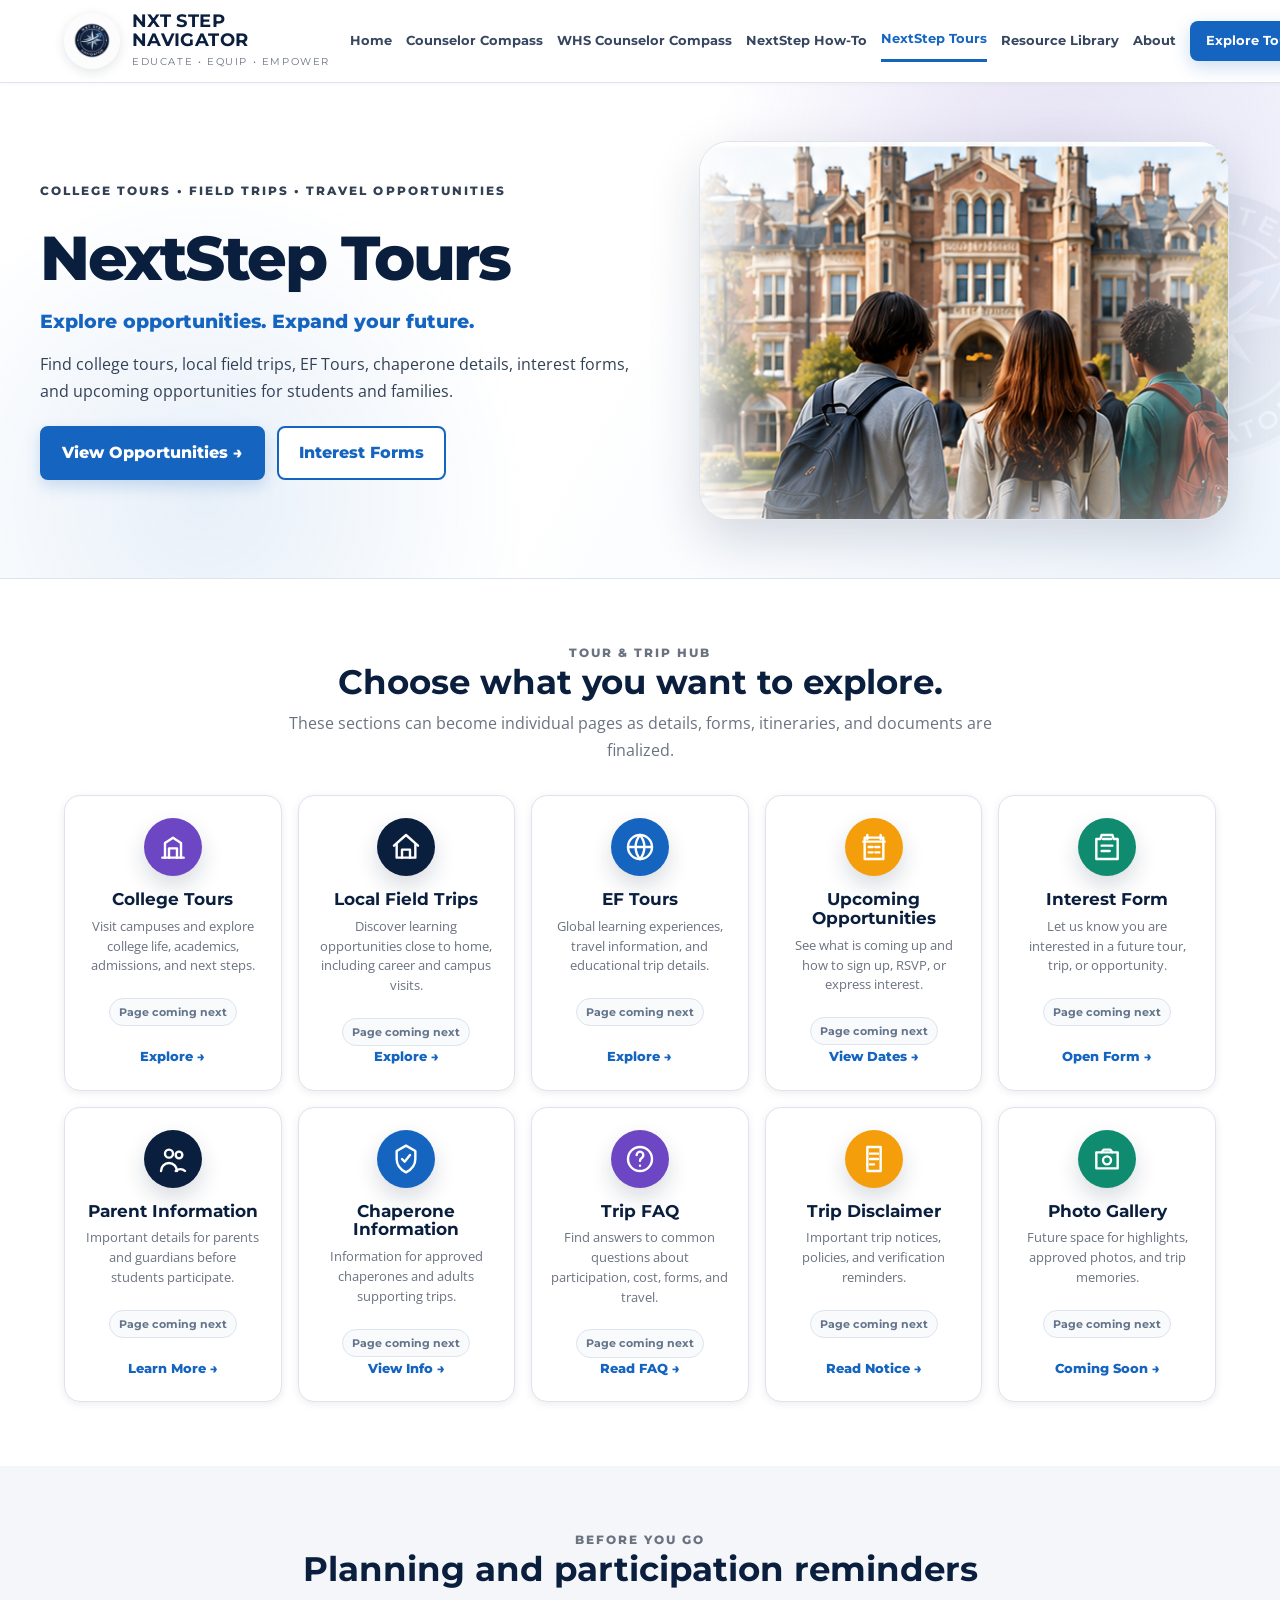
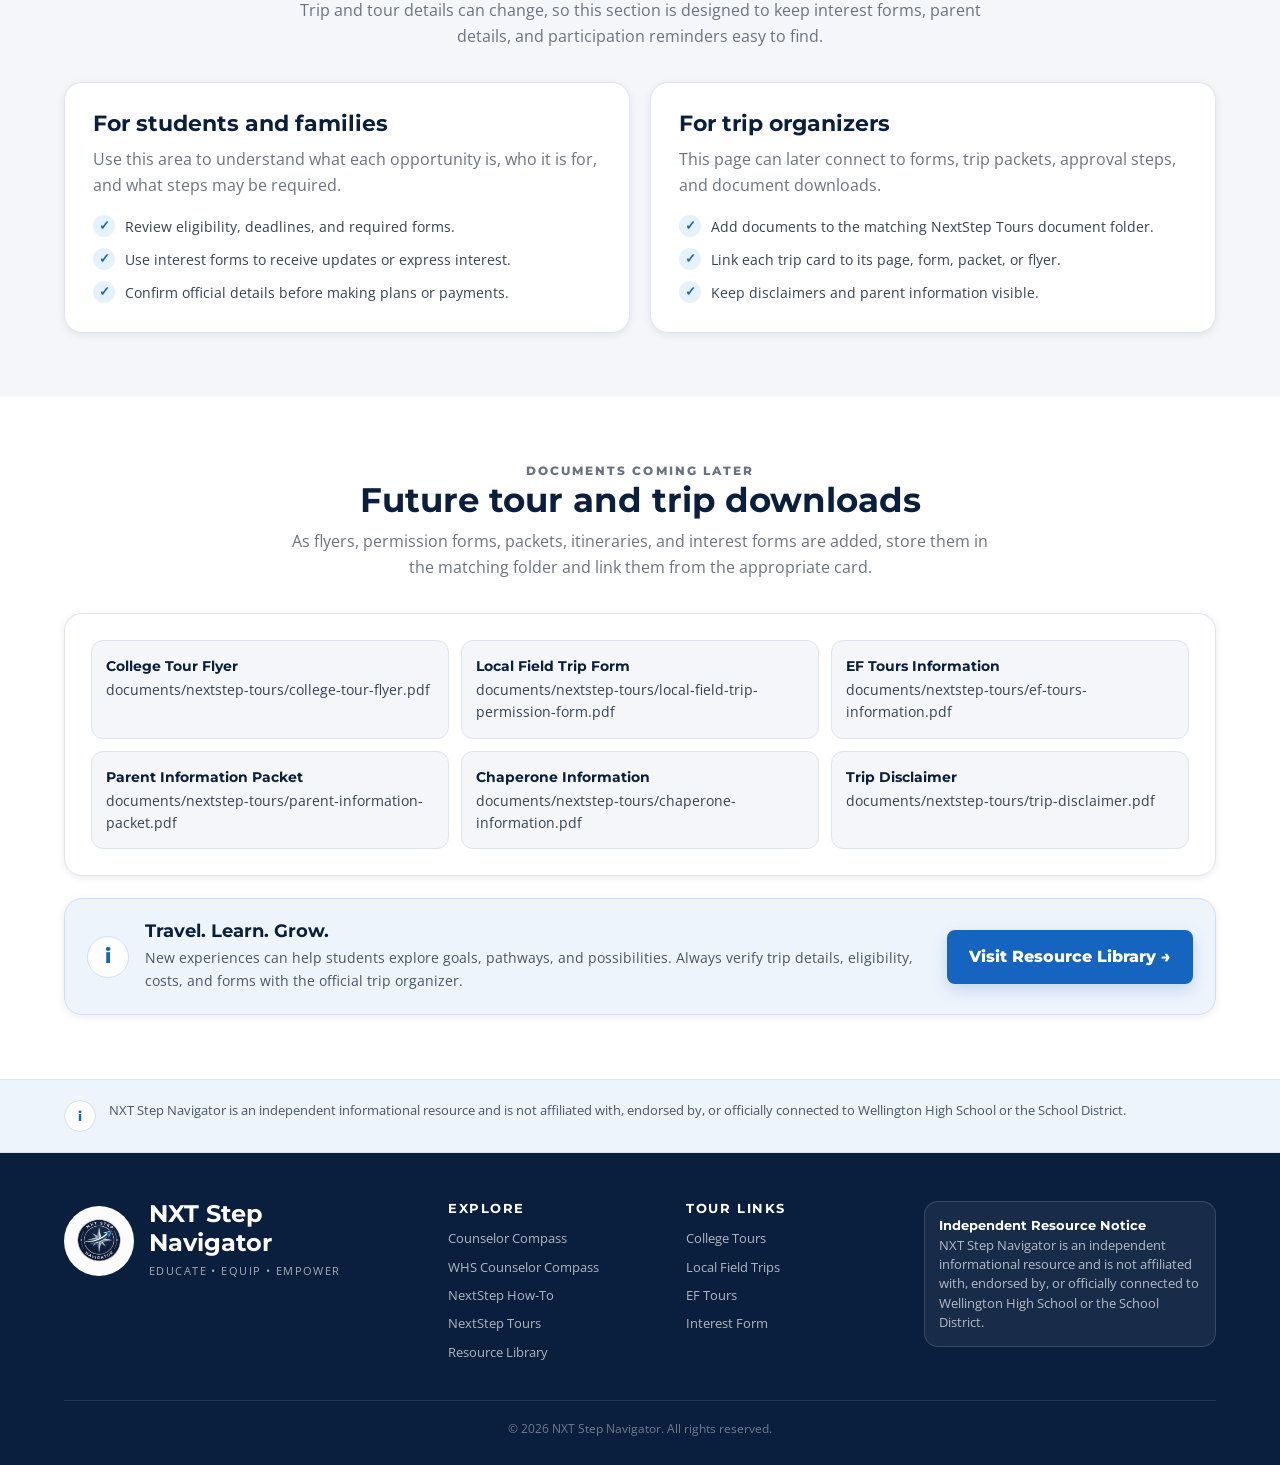
<file: nextstep-tours/index.html>
<!DOCTYPE html>
<html lang="en">
<head>
<meta charset="UTF-8">
<meta name="viewport" content="width=device-width, initial-scale=1.0">
<title>NextStep Tours — NXT Step Navigator</title>

<link rel="preconnect" href="https://fonts.googleapis.com">
<link rel="preconnect" href="https://fonts.gstatic.com" crossorigin>
<link href="https://fonts.googleapis.com/css2?family=Montserrat:wght@500;600;700;800&family=Open+Sans:wght@400;600;700&display=swap" rel="stylesheet">

<link rel="stylesheet" href="../css/style.css">

<style>
/* NextStep Tours page-specific styling */
.tours-hero{
  position:relative;
  background:
    radial-gradient(circle at 82% 16%, rgba(126,87,194,.16), transparent 30%),
    radial-gradient(circle at 16% 84%, rgba(21,101,192,.10), transparent 28%),
    linear-gradient(120deg,#FFFFFF 0%,#FFFFFF 48%,#EEF4FC 100%);
  border-bottom:1px solid var(--border);
  overflow:hidden;
}
.tours-hero:before{
  content:"";
  position:absolute;
  right:-155px;
  top:18px;
  width:455px;
  height:455px;
  background:url('../assets/logos/nxt-step-navigator-badge.png') center/contain no-repeat;
  opacity:.045;
}
.tours-hero-grid{
  position:relative;
  z-index:1;
  display:grid;
  grid-template-columns:1.05fr .95fr;
  gap:36px;
  align-items:center;
  min-height:430px;
  padding:58px 0;
}
.tours-hero h1{
  font-size:clamp(40px,5.3vw,62px);
  letter-spacing:-.04em;
  margin:0 0 12px;
  font-weight:800;
}
.tours-hero .sub{
  font-family:Montserrat,sans-serif;
  color:var(--blue);
  font-weight:800;
  font-size:19px;
  margin:0 0 14px;
}
.tours-hero p{
  color:#334155;
  max-width:670px;
  margin:0 0 22px;
}
.tours-visual{
  position:relative;
  min-height:300px;
  display:flex;
  align-items:center;
  justify-content:center;
}
.tours-panel{
  width:min(530px,100%);
  min-height:360px;
  background:#fff;
  border:1px solid var(--border);
  border-radius:30px;
  box-shadow:var(--shadow-lg);
  position:relative;
  overflow:hidden;
}
.tours-panel img{
  width:100%;
  height:100%;
  min-height:360px;
  object-fit:cover;
  display:block;
}
.tours-card-grid{
  display:grid;
  grid-template-columns:repeat(5,minmax(0,1fr));
  gap:16px;
}
.tours-card{
  position:relative;
  background:#fff;
  border:1px solid var(--border);
  border-radius:16px;
  box-shadow:var(--shadow);
  padding:22px 18px;
  min-height:235px;
  display:flex;
  flex-direction:column;
  align-items:center;
  text-align:center;
  transition:.18s;
}
.tours-card:hover{
  transform:translateY(-4px);
  box-shadow:0 16px 42px rgba(10,30,61,.12);
  border-color:#C8D8ED;
}
.tours-card:before{
  content:"";
  position:absolute;
  left:18px;
  right:18px;
  top:0;
  height:4px;
  background:#7E57C2;
  border-radius:0 0 6px 6px;
  opacity:0;
  transition:.18s;
}
.tours-card:hover:before{opacity:1}
.tours-card .icon-badge{
  width:58px;
  height:58px;
  margin-bottom:14px;
}
.tours-card h3{
  font-size:16.5px;
  margin:0 0 8px;
}
.tours-card p{
  color:var(--gray);
  font-size:13px;
  line-height:1.52;
  margin:0 0 14px;
}
.tours-card .card-link{margin-top:auto}
.feature-grid{
  display:grid;
  grid-template-columns:1fr 1fr;
  gap:20px;
}
.feature-panel{
  background:#fff;
  border:1px solid var(--border);
  border-radius:18px;
  padding:28px;
  box-shadow:var(--shadow);
}
.feature-panel h3{
  margin:0 0 10px;
  font-size:22px;
}
.feature-panel p{
  color:var(--gray);
  margin:0 0 16px;
}
.feature-list{
  list-style:none;
  padding:0;
  margin:0;
  display:grid;
  gap:10px;
}
.feature-list li{
  display:flex;
  gap:10px;
  color:#334155;
  font-size:14px;
}
.check{
  width:22px;
  height:22px;
  border-radius:50%;
  background:#E3F2FD;
  color:var(--blue);
  display:inline-flex;
  align-items:center;
  justify-content:center;
  font-weight:800;
  flex:0 0 22px;
}
.resource-preview{
  background:#fff;
  border:1px solid var(--border);
  border-radius:18px;
  padding:26px;
  box-shadow:var(--shadow);
}
.resource-list{
  list-style:none;
  margin:0;
  padding:0;
  display:grid;
  grid-template-columns:repeat(3,1fr);
  gap:12px;
}
.resource-list li{
  border:1px solid var(--border);
  background:var(--light);
  border-radius:12px;
  padding:14px;
  font-size:13.5px;
  color:#334155;
}
.resource-list strong{
  display:block;
  color:var(--navy);
  font-family:Montserrat,sans-serif;
  margin-bottom:2px;
}
.notice-panel{
  background:#EEF4FC;
  border:1px solid #CFE0F6;
  border-radius:18px;
  padding:22px;
  display:grid;
  grid-template-columns:auto 1fr auto;
  gap:16px;
  align-items:center;
  box-shadow:var(--shadow);
}
.notice-icon{
  width:42px;
  height:42px;
  border-radius:50%;
  border:1px solid #CFE0F6;
  background:#fff;
  color:var(--blue);
  display:flex;
  align-items:center;
  justify-content:center;
  font-family:Montserrat,sans-serif;
  font-weight:800;
  font-size:20px;
}
.notice-panel h3{margin:0 0 4px;font-size:18px}
.notice-panel p{margin:0;color:#475569;font-size:14px}
@media (max-width:1120px){
  .tours-card-grid{grid-template-columns:repeat(3,1fr)}
  .resource-list{grid-template-columns:repeat(2,1fr)}
}
@media (max-width:820px){
  .tours-hero-grid{grid-template-columns:1fr;min-height:auto;padding:44px 0}
  .tours-visual{min-height:260px}
  .tours-panel{min-height:245px}
  .tours-panel img{min-height:245px}
  .tours-card-grid{grid-template-columns:repeat(2,1fr)}
  .feature-grid{grid-template-columns:1fr}
  .notice-panel{grid-template-columns:1fr}
}
@media (max-width:560px){
  .tours-card-grid,.resource-list{grid-template-columns:1fr}
  .tours-card{min-height:auto}
}
</style>
</head>

<body>
<a class="skip-link" href="#main-content">Skip to main content</a>

<nav class="nav" id="siteNav">
  <div class="container nav-inner">
    <a class="brand" href="../index.html" aria-label="NXT Step Navigator Home">
      <img src="../assets/logos/nxt-step-navigator-badge.png" alt="NXT Step Navigator compass logo">
      <div>
        <strong>NXT Step<br>Navigator</strong>
        <span>Educate • Equip • Empower</span>
      </div>
    </a>

    <button class="nav-toggle" type="button" aria-label="Open navigation" aria-expanded="false">Menu</button>

    <div class="nav-links" aria-label="Main navigation">
      <a href="../index.html">Home</a>
      <a href="../counselor-compass/">Counselor Compass</a>
      <a href="../whs-counselor-compass/">WHS Counselor Compass</a>
      <a href="../nextstep-how-to/">NextStep How-To</a>
      <a class="active" href="../nextstep-tours/">NextStep Tours</a>
      <a href="../resource-library/">Resource Library</a>
      <a href="../about.html">About</a>
      <a class="nav-cta" href="#opportunities">Explore Tours →</a>
    </div>
  </div>
</nav>

<header class="tours-hero">
  <div class="container tours-hero-grid">
    <div>
      <p class="eyebrow">College Tours • Field Trips • Travel Opportunities</p>
      <h1>NextStep Tours</h1>
      <p class="sub">Explore opportunities. Expand your future.</p>
      <p>
        Find college tours, local field trips, EF Tours, chaperone details, interest forms, and upcoming opportunities for students and families.
      </p>
      <div class="btn-row">
        <a class="btn" href="#opportunities">View Opportunities →</a>
        <a class="btn secondary" href="#interest">Interest Forms</a>
      </div>
    </div>

    <div class="tours-visual" aria-hidden="true">
      <div class="tours-panel">
        <img src="../assets/images/nextstep-tours-hero-university-faded.png" alt="Students standing in front of a university building with softly faded edges">
      </div>
    </div>
    </div>
  </div>
</header>

<main id="main-content">
  <section class="section white" id="opportunities">
    <div class="container">
      <div class="section-title">
        <p class="eyebrow">Tour & Trip Hub</p>
        <h2>Choose what you want to explore.</h2>
        <p>These sections can become individual pages as details, forms, itineraries, and documents are finalized.</p>
      </div>

      <div class="tours-card-grid">
        <a class="tours-card future-link" href="college-tours.html" data-page="College Tours">
          <span class="icon-badge purple">
            <svg viewBox="0 0 24 24" aria-hidden="true"><path d="M4 20h16"/><path d="M6 20V9l6-4 6 4v11"/><path d="M9 20v-7h6v7"/></svg>
          </span>
          <h3>College Tours</h3>
          <p>Visit campuses and explore college life, academics, admissions, and next steps.</p>
          <span class="future-pill">Page coming next</span>
          <span class="card-link">Explore <span>→</span></span>
        </a>

        <a class="tours-card future-link" href="local-field-trips.html" data-page="Local Field Trips">
          <span class="icon-badge">
            <svg viewBox="0 0 24 24" aria-hidden="true"><path d="M3 11l9-8 9 8"/><path d="M5 10v10h14V10"/><path d="M9 20v-6h6v6"/></svg>
          </span>
          <h3>Local Field Trips</h3>
          <p>Discover learning opportunities close to home, including career and campus visits.</p>
          <span class="future-pill">Page coming next</span>
          <span class="card-link">Explore <span>→</span></span>
        </a>

        <a class="tours-card future-link" href="ef-tours.html" data-page="EF Tours">
          <span class="icon-badge alt">
            <svg viewBox="0 0 24 24" aria-hidden="true"><circle cx="12" cy="12" r="9"/><path d="M3 12h18"/><path d="M12 3a14 14 0 0 1 0 18"/><path d="M12 3a14 14 0 0 0 0 18"/></svg>
          </span>
          <h3>EF Tours</h3>
          <p>Global learning experiences, travel information, and educational trip details.</p>
          <span class="future-pill">Page coming next</span>
          <span class="card-link">Explore <span>→</span></span>
        </a>

        <a class="tours-card future-link" href="upcoming-opportunities.html" data-page="Upcoming Opportunities">
          <span class="icon-badge gold">
            <svg viewBox="0 0 24 24" aria-hidden="true"><path d="M7 3v3M17 3v3M4 8h16M5 5h14v16H5z"/><path d="M8 12h3M13 12h3M8 16h3M13 16h3"/></svg>
          </span>
          <h3>Upcoming Opportunities</h3>
          <p>See what is coming up and how to sign up, RSVP, or express interest.</p>
          <span class="future-pill">Page coming next</span>
          <span class="card-link">View Dates <span>→</span></span>
        </a>

        <a class="tours-card future-link" href="interest-form.html" data-page="Interest Form">
          <span class="icon-badge green">
            <svg viewBox="0 0 24 24" aria-hidden="true"><path d="M8 3h8l1 3h3v15H4V6h3l1-3z"/><path d="M8 11h8M8 15h6M9 6h6"/></svg>
          </span>
          <h3>Interest Form</h3>
          <p>Let us know you are interested in a future tour, trip, or opportunity.</p>
          <span class="future-pill">Page coming next</span>
          <span class="card-link">Open Form <span>→</span></span>
        </a>

        <a class="tours-card future-link" href="parent-information.html" data-page="Parent Information">
          <span class="icon-badge">
            <svg viewBox="0 0 24 24" aria-hidden="true"><circle cx="9" cy="8" r="3"/><circle cx="16.5" cy="9" r="2.5"/><path d="M3 21a6 6 0 0 1 12 0"/><path d="M14 21a5 5 0 0 1 7 0"/></svg>
          </span>
          <h3>Parent Information</h3>
          <p>Important details for parents and guardians before students participate.</p>
          <span class="future-pill">Page coming next</span>
          <span class="card-link">Learn More <span>→</span></span>
        </a>

        <a class="tours-card future-link" href="chaperone-information.html" data-page="Chaperone Information">
          <span class="icon-badge alt">
            <svg viewBox="0 0 24 24" aria-hidden="true"><path d="M12 2l7 4v6c0 5-3 8-7 10-4-2-7-5-7-10V6l7-4z"/><path d="M9 12l2 2 4-5"/></svg>
          </span>
          <h3>Chaperone Information</h3>
          <p>Information for approved chaperones and adults supporting trips.</p>
          <span class="future-pill">Page coming next</span>
          <span class="card-link">View Info <span>→</span></span>
        </a>

        <a class="tours-card future-link" href="trip-faq.html" data-page="Trip FAQ">
          <span class="icon-badge purple">
            <svg viewBox="0 0 24 24" aria-hidden="true"><circle cx="12" cy="12" r="9"/><path d="M9.5 9a2.5 2.5 0 1 1 4 2c-.9.6-1.5 1.2-1.5 2.3"/><path d="M12 17h.01"/></svg>
          </span>
          <h3>Trip FAQ</h3>
          <p>Find answers to common questions about participation, cost, forms, and travel.</p>
          <span class="future-pill">Page coming next</span>
          <span class="card-link">Read FAQ <span>→</span></span>
        </a>

        <a class="tours-card future-link" href="trip-disclaimer.html" data-page="Trip Disclaimer">
          <span class="icon-badge gold">
            <svg viewBox="0 0 24 24" aria-hidden="true"><path d="M7 3h10v18H7z"/><path d="M9 8h6M9 12h6M9 16h3"/></svg>
          </span>
          <h3>Trip Disclaimer</h3>
          <p>Important trip notices, policies, and verification reminders.</p>
          <span class="future-pill">Page coming next</span>
          <span class="card-link">Read Notice <span>→</span></span>
        </a>

        <a class="tours-card future-link" href="photo-gallery.html" data-page="Photo Gallery">
          <span class="icon-badge green">
            <svg viewBox="0 0 24 24" aria-hidden="true"><path d="M4 7h16v12H4z"/><path d="M8 7l1.5-2h5L16 7"/><circle cx="12" cy="13" r="3"/></svg>
          </span>
          <h3>Photo Gallery</h3>
          <p>Future space for highlights, approved photos, and trip memories.</p>
          <span class="future-pill">Page coming next</span>
          <span class="card-link">Coming Soon <span>→</span></span>
        </a>
      </div>
    </div>
  </section>

  <section class="section light" id="interest">
    <div class="container">
      <div class="section-title">
        <p class="eyebrow">Before You Go</p>
        <h2>Planning and participation reminders</h2>
        <p>Trip and tour details can change, so this section is designed to keep interest forms, parent details, and participation reminders easy to find.</p>
      </div>

      <div class="feature-grid">
        <div class="feature-panel">
          <h3>For students and families</h3>
          <p>Use this area to understand what each opportunity is, who it is for, and what steps may be required.</p>
          <ul class="feature-list">
            <li><span class="check">✓</span><span>Review eligibility, deadlines, and required forms.</span></li>
            <li><span class="check">✓</span><span>Use interest forms to receive updates or express interest.</span></li>
            <li><span class="check">✓</span><span>Confirm official details before making plans or payments.</span></li>
          </ul>
        </div>

        <div class="feature-panel">
          <h3>For trip organizers</h3>
          <p>This page can later connect to forms, trip packets, approval steps, and document downloads.</p>
          <ul class="feature-list">
            <li><span class="check">✓</span><span>Add documents to the matching NextStep Tours document folder.</span></li>
            <li><span class="check">✓</span><span>Link each trip card to its page, form, packet, or flyer.</span></li>
            <li><span class="check">✓</span><span>Keep disclaimers and parent information visible.</span></li>
          </ul>
        </div>
      </div>
    </div>
  </section>

  <section class="section white" id="documents">
    <div class="container">
      <div class="section-title">
        <p class="eyebrow">Documents Coming Later</p>
        <h2>Future tour and trip downloads</h2>
        <p>As flyers, permission forms, packets, itineraries, and interest forms are added, store them in the matching folder and link them from the appropriate card.</p>
      </div>

      <div class="resource-preview">
        <ul class="resource-list">
          <li><strong>College Tour Flyer</strong> documents/nextstep-tours/college-tour-flyer.pdf</li>
          <li><strong>Local Field Trip Form</strong> documents/nextstep-tours/local-field-trip-permission-form.pdf</li>
          <li><strong>EF Tours Information</strong> documents/nextstep-tours/ef-tours-information.pdf</li>
          <li><strong>Parent Information Packet</strong> documents/nextstep-tours/parent-information-packet.pdf</li>
          <li><strong>Chaperone Information</strong> documents/nextstep-tours/chaperone-information.pdf</li>
          <li><strong>Trip Disclaimer</strong> documents/nextstep-tours/trip-disclaimer.pdf</li>
        </ul>
      </div>

      <div style="height:22px"></div>

      <div class="notice-panel">
        <div class="notice-icon">i</div>
        <div>
          <h3>Travel. Learn. Grow.</h3>
          <p>New experiences can help students explore goals, pathways, and possibilities. Always verify trip details, eligibility, costs, and forms with the official trip organizer.</p>
        </div>
        <a class="btn" href="../resource-library/">Visit Resource Library →</a>
      </div>
    </div>
  </section>
</main>

<section class="disclaimer">
  <div class="container">
    <div class="info-dot">i</div>
    <div>
      NXT Step Navigator is an independent informational resource and is not affiliated with, endorsed by, or officially connected to Wellington High School or the School District.
    </div>
  </div>
</section>

<footer class="footer">
  <div class="container">
    <div class="footer-grid">
      <div>
        <div class="footer-brand">
          <img src="../assets/logos/nxt-step-navigator-badge.png" alt="NXT Step Navigator logo">
          <div>
            <strong>NXT Step<br>Navigator</strong>
            <span>Educate • Equip • Empower</span>
          </div>
        </div>
      </div>

      <div class="footer-col">
        <h4>Explore</h4>
        <a href="../counselor-compass/">Counselor Compass</a>
        <a href="../whs-counselor-compass/">WHS Counselor Compass</a>
        <a href="../nextstep-how-to/">NextStep How-To</a>
        <a href="../nextstep-tours/">NextStep Tours</a>
        <a href="../resource-library/">Resource Library</a>
      </div>

      <div class="footer-col">
        <h4>Tour Links</h4>
        <a href="college-tours.html">College Tours</a>
        <a href="local-field-trips.html">Local Field Trips</a>
        <a href="ef-tours.html">EF Tours</a>
        <a href="interest-form.html">Interest Form</a>
      </div>

      <div class="footer-note">
        <p><strong style="color:#fff;font-family:Montserrat,sans-serif;">Independent Resource Notice</strong><br>
        NXT Step Navigator is an independent informational resource and is not affiliated with, endorsed by, or officially connected to Wellington High School or the School District.</p>
      </div>
    </div>

    <div class="copyright">© 2026 NXT Step Navigator. All rights reserved.</div>
  </div>
</footer>

<div class="toast" id="futureToast" role="status" aria-live="polite">
  <strong>Page coming next</strong>
  <span>This section is planned and will be created in a future update.</span>
</div>

<script src="../js/main.js"></script>
<script>
document.querySelectorAll('.future-link').forEach(function(link){
  link.addEventListener('click', function(event){
    event.preventDefault();
    var toast = document.getElementById('futureToast');
    if(toast){
      var label = link.getAttribute('data-page') || 'This page';
      toast.querySelector('strong').textContent = label + ' is coming next';
      toast.classList.add('show');
      setTimeout(function(){ toast.classList.remove('show'); }, 2600);
    }
  });
});
</script>
</body>
</html>
</file>
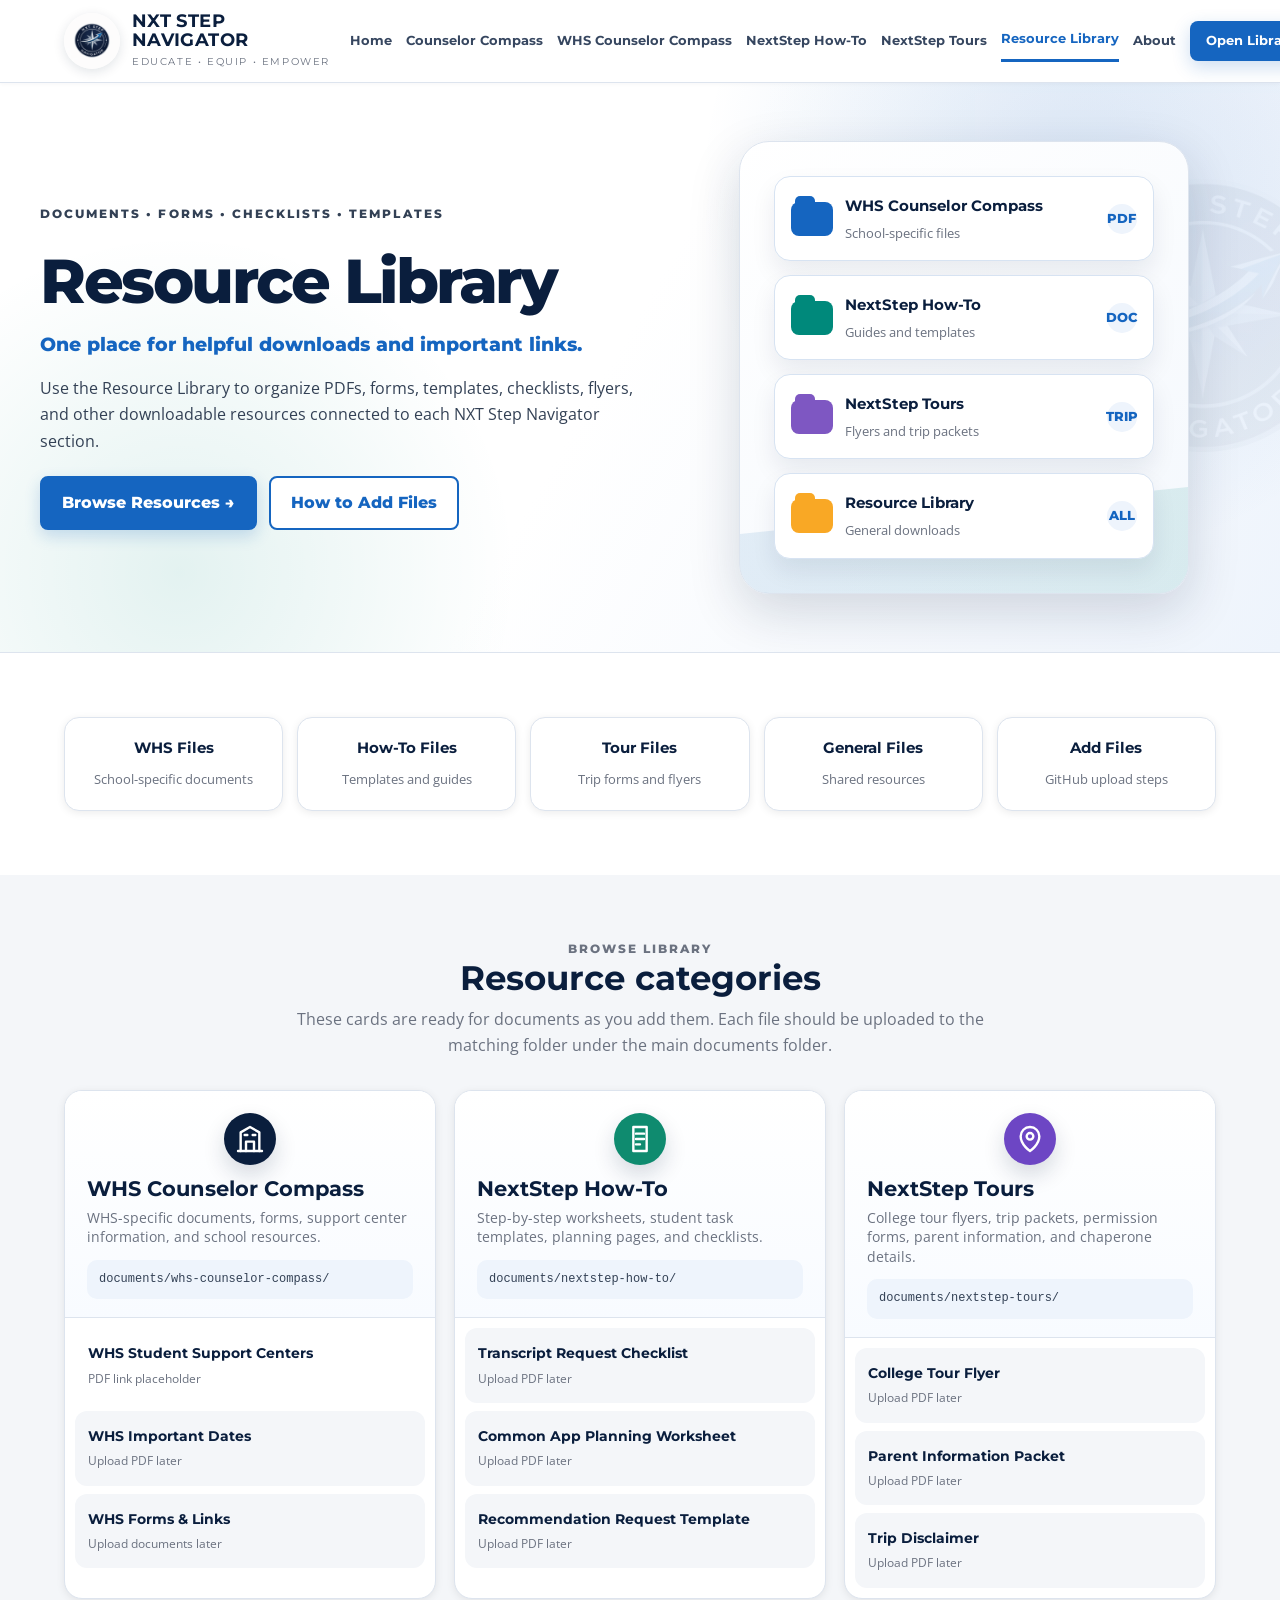
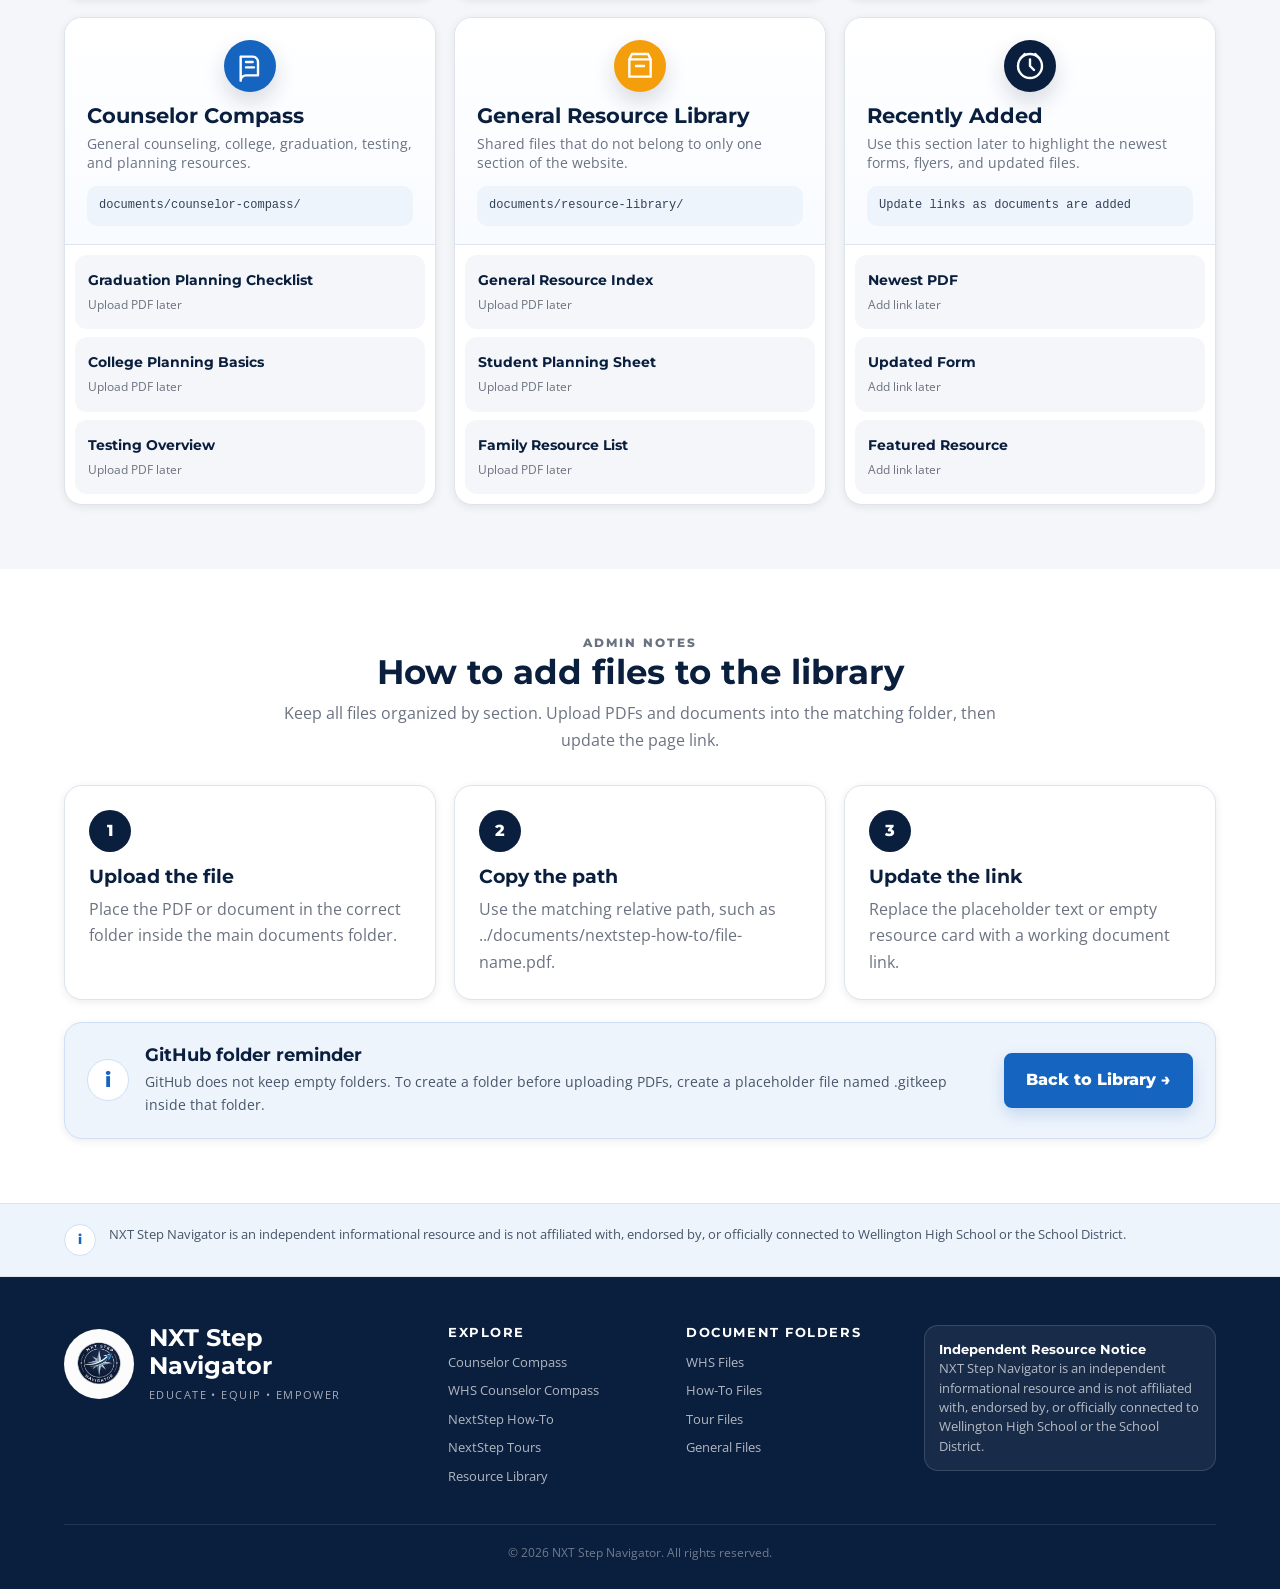
<file: resource-library/index.html>
<!DOCTYPE html>
<html lang="en">
<head>
<meta charset="UTF-8">
<meta name="viewport" content="width=device-width, initial-scale=1.0">
<title>Resource Library — NXT Step Navigator</title>

<link rel="preconnect" href="https://fonts.googleapis.com">
<link rel="preconnect" href="https://fonts.gstatic.com" crossorigin>
<link href="https://fonts.googleapis.com/css2?family=Montserrat:wght@500;600;700;800&family=Open+Sans:wght@400;600;700&display=swap" rel="stylesheet">

<link rel="stylesheet" href="../css/style.css">

<style>
/* Resource Library page-specific styling */
.library-hero{
  position:relative;
  background:
    radial-gradient(circle at 84% 18%, rgba(21,101,192,.14), transparent 32%),
    radial-gradient(circle at 14% 86%, rgba(0,137,123,.11), transparent 28%),
    linear-gradient(120deg,#FFFFFF 0%,#FFFFFF 48%,#EEF4FC 100%);
  border-bottom:1px solid var(--border);
  overflow:hidden;
}
.library-hero:before{
  content:"";
  position:absolute;
  right:-150px;
  top:10px;
  width:455px;
  height:455px;
  background:url('../assets/logos/nxt-step-navigator-badge.png') center/contain no-repeat;
  opacity:.045;
}
.library-hero-grid{
  position:relative;
  z-index:1;
  display:grid;
  grid-template-columns:1.05fr .95fr;
  gap:36px;
  align-items:center;
  min-height:430px;
  padding:58px 0;
}
.library-hero h1{
  font-size:clamp(40px,5.3vw,62px);
  letter-spacing:-.04em;
  margin:0 0 12px;
  font-weight:800;
}
.library-hero .sub{
  font-family:Montserrat,sans-serif;
  color:var(--blue);
  font-weight:800;
  font-size:19px;
  margin:0 0 14px;
}
.library-hero p{
  color:#334155;
  max-width:670px;
  margin:0 0 22px;
}
.library-visual{
  min-height:300px;
  display:flex;
  align-items:center;
  justify-content:center;
}
.library-panel{
  width:min(450px,100%);
  min-height:300px;
  background:linear-gradient(145deg,#FFFFFF 0%,#F4F8FD 100%);
  border:1px solid var(--border);
  border-radius:30px;
  box-shadow:var(--shadow-lg);
  position:relative;
  overflow:hidden;
  padding:34px;
}
.library-panel:before{
  content:"";
  position:absolute;
  left:-80px;
  right:-80px;
  bottom:-88px;
  height:170px;
  background:linear-gradient(90deg,rgba(21,101,192,.10),rgba(0,137,123,.12));
  transform:rotate(-6deg);
}
.folder-stack{
  position:relative;
  z-index:1;
  display:grid;
  gap:14px;
}
.folder-card{
  background:#fff;
  border:1px solid #D7E3F2;
  border-radius:16px;
  padding:15px 16px;
  box-shadow:0 12px 24px rgba(10,30,61,.08);
  display:grid;
  grid-template-columns:42px 1fr auto;
  gap:12px;
  align-items:center;
}
.folder-icon{
  width:42px;
  height:34px;
  border-radius:8px;
  background:#1565C0;
  position:relative;
}
.folder-icon:before{
  content:"";
  position:absolute;
  left:4px;
  top:-6px;
  width:20px;
  height:10px;
  border-radius:5px 5px 0 0;
  background:#1565C0;
}
.folder-card:nth-child(2) .folder-icon,.folder-card:nth-child(2) .folder-icon:before{background:#00897B}
.folder-card:nth-child(3) .folder-icon,.folder-card:nth-child(3) .folder-icon:before{background:#7E57C2}
.folder-card:nth-child(4) .folder-icon,.folder-card:nth-child(4) .folder-icon:before{background:#F9A825}
.folder-card strong{
  font-family:Montserrat,sans-serif;
  color:var(--navy);
  font-size:15px;
}
.folder-card span{
  color:var(--gray);
  font-size:12.5px;
}
.folder-count{
  width:30px;
  height:30px;
  border-radius:50%;
  background:#EEF4FC;
  color:var(--blue);
  display:flex;
  align-items:center;
  justify-content:center;
  font-family:Montserrat,sans-serif;
  font-weight:800;
  font-size:13px;
}
.quick-library-grid{
  display:grid;
  grid-template-columns:repeat(5,minmax(0,1fr));
  gap:14px;
}
.quick-library-card{
  background:#fff;
  border:1px solid var(--border);
  border-radius:15px;
  padding:18px 15px;
  box-shadow:var(--shadow);
  text-align:center;
  transition:.18s;
}
.quick-library-card:hover{
  transform:translateY(-3px);
  box-shadow:0 14px 34px rgba(10,30,61,.11);
}
.quick-library-card strong{
  display:block;
  font-family:Montserrat,sans-serif;
  color:var(--navy);
  font-size:15px;
  margin-bottom:5px;
}
.quick-library-card span{
  color:var(--gray);
  font-size:12.5px;
}
.library-grid{
  display:grid;
  grid-template-columns:repeat(3,minmax(0,1fr));
  gap:18px;
}
.library-section-card{
  background:#fff;
  border:1px solid var(--border);
  border-radius:18px;
  box-shadow:var(--shadow);
  overflow:hidden;
}
.library-section-head{
  padding:22px 22px 18px;
  border-bottom:1px solid var(--border);
  background:linear-gradient(180deg,#fff,#F8FBFF);
}
.library-section-head .icon-badge{
  width:52px;
  height:52px;
  margin-bottom:12px;
}
.library-section-head h3{
  margin:0 0 7px;
  font-size:21px;
}
.library-section-head p{
  margin:0;
  color:var(--gray);
  font-size:13.5px;
  line-height:1.45;
}
.resource-links{
  list-style:none;
  margin:0;
  padding:10px;
  display:grid;
  gap:8px;
}
.resource-links li a,
.resource-links li .empty-link{
  display:block;
  border:1px solid transparent;
  border-radius:12px;
  padding:13px 12px;
  text-decoration:none;
  color:#334155;
  font-size:13.5px;
  background:#fff;
}
.resource-links li a:hover{
  border-color:#D8E3F1;
  background:#F8FBFF;
}
.resource-links strong{
  display:block;
  font-family:Montserrat,sans-serif;
  color:var(--navy);
  margin-bottom:2px;
}
.resource-links span{
  color:var(--gray);
  font-size:12px;
}
.empty-link{
  background:var(--light) !important;
}
.folder-path{
  margin-top:12px;
  padding:10px 12px;
  border-radius:10px;
  background:#EEF4FC;
  color:#334155;
  font-family:ui-monospace,SFMono-Regular,Menlo,Monaco,Consolas,monospace;
  font-size:12px;
  overflow-wrap:anywhere;
}
.admin-grid{
  display:grid;
  grid-template-columns:repeat(3,1fr);
  gap:18px;
}
.admin-card{
  background:#fff;
  border:1px solid var(--border);
  border-radius:18px;
  padding:24px;
  box-shadow:var(--shadow);
}
.admin-number{
  width:42px;
  height:42px;
  border-radius:50%;
  background:var(--navy);
  color:#fff;
  display:flex;
  align-items:center;
  justify-content:center;
  font-family:Montserrat,sans-serif;
  font-weight:800;
  margin-bottom:14px;
}
.admin-card h3{
  margin:0 0 8px;
  font-size:19px;
}
.admin-card p{
  margin:0;
  color:var(--gray);
}
.notice-panel{
  background:#EEF4FC;
  border:1px solid #CFE0F6;
  border-radius:18px;
  padding:22px;
  display:grid;
  grid-template-columns:auto 1fr auto;
  gap:16px;
  align-items:center;
  box-shadow:var(--shadow);
}
.notice-icon{
  width:42px;
  height:42px;
  border-radius:50%;
  border:1px solid #CFE0F6;
  background:#fff;
  color:var(--blue);
  display:flex;
  align-items:center;
  justify-content:center;
  font-family:Montserrat,sans-serif;
  font-weight:800;
  font-size:20px;
}
.notice-panel h3{margin:0 0 4px;font-size:18px}
.notice-panel p{margin:0;color:#475569;font-size:14px}
@media (max-width:1120px){
  .quick-library-grid{grid-template-columns:repeat(3,1fr)}
  .library-grid{grid-template-columns:repeat(2,1fr)}
}
@media (max-width:900px){
  .library-hero-grid{grid-template-columns:1fr;min-height:auto;padding:44px 0}
  .library-visual{min-height:260px}
  .admin-grid{grid-template-columns:1fr}
  .notice-panel{grid-template-columns:1fr}
}
@media (max-width:650px){
  .quick-library-grid,.library-grid{grid-template-columns:1fr}
  .library-panel{padding:22px}
}
</style>
</head>

<body>
<a class="skip-link" href="#main-content">Skip to main content</a>

<nav class="nav" id="siteNav">
  <div class="container nav-inner">
    <a class="brand" href="../index.html" aria-label="NXT Step Navigator Home">
      <img src="../assets/logos/nxt-step-navigator-badge.png" alt="NXT Step Navigator compass logo">
      <div>
        <strong>NXT Step<br>Navigator</strong>
        <span>Educate • Equip • Empower</span>
      </div>
    </a>

    <button class="nav-toggle" type="button" aria-label="Open navigation" aria-expanded="false">Menu</button>

    <div class="nav-links" aria-label="Main navigation">
      <a href="../index.html">Home</a>
      <a href="../counselor-compass/">Counselor Compass</a>
      <a href="../whs-counselor-compass/">WHS Counselor Compass</a>
      <a href="../nextstep-how-to/">NextStep How-To</a>
      <a href="../nextstep-tours/">NextStep Tours</a>
      <a class="active" href="../resource-library/">Resource Library</a>
      <a href="../about.html">About</a>
      <a class="nav-cta" href="#library">Open Library →</a>
    </div>
  </div>
</nav>

<header class="library-hero">
  <div class="container library-hero-grid">
    <div>
      <p class="eyebrow">Documents • Forms • Checklists • Templates</p>
      <h1>Resource Library</h1>
      <p class="sub">One place for helpful downloads and important links.</p>
      <p>
        Use the Resource Library to organize PDFs, forms, templates, checklists, flyers, and other downloadable resources connected to each NXT Step Navigator section.
      </p>
      <div class="btn-row">
        <a class="btn" href="#library">Browse Resources →</a>
        <a class="btn secondary" href="#admin">How to Add Files</a>
      </div>
    </div>

    <div class="library-visual" aria-hidden="true">
      <div class="library-panel">
        <div class="folder-stack">
          <div class="folder-card">
            <div class="folder-icon"></div>
            <div><strong>WHS Counselor Compass</strong><br><span>School-specific files</span></div>
            <div class="folder-count">PDF</div>
          </div>
          <div class="folder-card">
            <div class="folder-icon"></div>
            <div><strong>NextStep How-To</strong><br><span>Guides and templates</span></div>
            <div class="folder-count">DOC</div>
          </div>
          <div class="folder-card">
            <div class="folder-icon"></div>
            <div><strong>NextStep Tours</strong><br><span>Flyers and trip packets</span></div>
            <div class="folder-count">TRIP</div>
          </div>
          <div class="folder-card">
            <div class="folder-icon"></div>
            <div><strong>Resource Library</strong><br><span>General downloads</span></div>
            <div class="folder-count">ALL</div>
          </div>
        </div>
      </div>
    </div>
  </div>
</header>

<section class="section white">
  <div class="container">
    <div class="quick-library-grid">
      <a class="quick-library-card" href="#whs-resources"><strong>WHS Files</strong><span>School-specific documents</span></a>
      <a class="quick-library-card" href="#howto-resources"><strong>How-To Files</strong><span>Templates and guides</span></a>
      <a class="quick-library-card" href="#tour-resources"><strong>Tour Files</strong><span>Trip forms and flyers</span></a>
      <a class="quick-library-card" href="#general-resources"><strong>General Files</strong><span>Shared resources</span></a>
      <a class="quick-library-card" href="#admin"><strong>Add Files</strong><span>GitHub upload steps</span></a>
    </div>
  </div>
</section>

<main id="main-content">
  <section class="section light" id="library">
    <div class="container">
      <div class="section-title">
        <p class="eyebrow">Browse Library</p>
        <h2>Resource categories</h2>
        <p>These cards are ready for documents as you add them. Each file should be uploaded to the matching folder under the main documents folder.</p>
      </div>

      <div class="library-grid">
        <div class="library-section-card" id="whs-resources">
          <div class="library-section-head">
            <span class="icon-badge"><svg viewBox="0 0 24 24" aria-hidden="true"><path d="M3 21h18"/><path d="M5 21V7l7-4 7 4v14"/><path d="M9 21v-7h6v7"/><path d="M8 9h2M14 9h2"/></svg></span>
            <h3>WHS Counselor Compass</h3>
            <p>WHS-specific documents, forms, support center information, and school resources.</p>
            <div class="folder-path">documents/whs-counselor-compass/</div>
          </div>
          <ul class="resource-links">
            <li><a href="../documents/whs-counselor-compass/whs-student-support-centers.pdf" target="_blank"><strong>WHS Student Support Centers</strong><span>PDF link placeholder</span></a></li>
            <li><span class="empty-link"><strong>WHS Important Dates</strong><span>Upload PDF later</span></span></li>
            <li><span class="empty-link"><strong>WHS Forms & Links</strong><span>Upload documents later</span></span></li>
          </ul>
        </div>

        <div class="library-section-card" id="howto-resources">
          <div class="library-section-head">
            <span class="icon-badge green"><svg viewBox="0 0 24 24" aria-hidden="true"><path d="M7 3h10v18H7z"/><path d="M9 8h6M9 12h6M9 16h3"/></svg></span>
            <h3>NextStep How-To</h3>
            <p>Step-by-step worksheets, student task templates, planning pages, and checklists.</p>
            <div class="folder-path">documents/nextstep-how-to/</div>
          </div>
          <ul class="resource-links">
            <li><span class="empty-link"><strong>Transcript Request Checklist</strong><span>Upload PDF later</span></span></li>
            <li><span class="empty-link"><strong>Common App Planning Worksheet</strong><span>Upload PDF later</span></span></li>
            <li><span class="empty-link"><strong>Recommendation Request Template</strong><span>Upload PDF later</span></span></li>
          </ul>
        </div>

        <div class="library-section-card" id="tour-resources">
          <div class="library-section-head">
            <span class="icon-badge purple"><svg viewBox="0 0 24 24" aria-hidden="true"><path d="M12 21s7-4.6 7-11a7 7 0 1 0-14 0c0 6.4 7 11 7 11z"/><circle cx="12" cy="10" r="2.5"/></svg></span>
            <h3>NextStep Tours</h3>
            <p>College tour flyers, trip packets, permission forms, parent information, and chaperone details.</p>
            <div class="folder-path">documents/nextstep-tours/</div>
          </div>
          <ul class="resource-links">
            <li><span class="empty-link"><strong>College Tour Flyer</strong><span>Upload PDF later</span></span></li>
            <li><span class="empty-link"><strong>Parent Information Packet</strong><span>Upload PDF later</span></span></li>
            <li><span class="empty-link"><strong>Trip Disclaimer</strong><span>Upload PDF later</span></span></li>
          </ul>
        </div>

        <div class="library-section-card">
          <div class="library-section-head">
            <span class="icon-badge alt"><svg viewBox="0 0 24 24" aria-hidden="true"><path d="M5 5h9a4 4 0 0 1 4 4v10H9a4 4 0 0 0-4 4V5z"/><path d="M9 9h5M9 13h6"/></svg></span>
            <h3>Counselor Compass</h3>
            <p>General counseling, college, graduation, testing, and planning resources.</p>
            <div class="folder-path">documents/counselor-compass/</div>
          </div>
          <ul class="resource-links">
            <li><span class="empty-link"><strong>Graduation Planning Checklist</strong><span>Upload PDF later</span></span></li>
            <li><span class="empty-link"><strong>College Planning Basics</strong><span>Upload PDF later</span></span></li>
            <li><span class="empty-link"><strong>Testing Overview</strong><span>Upload PDF later</span></span></li>
          </ul>
        </div>

        <div class="library-section-card" id="general-resources">
          <div class="library-section-head">
            <span class="icon-badge gold"><svg viewBox="0 0 24 24" aria-hidden="true"><path d="M4 7h16v13H4z"/><path d="M4 7l2-4h12l2 4"/><path d="M9 12h6"/></svg></span>
            <h3>General Resource Library</h3>
            <p>Shared files that do not belong to only one section of the website.</p>
            <div class="folder-path">documents/resource-library/</div>
          </div>
          <ul class="resource-links">
            <li><span class="empty-link"><strong>General Resource Index</strong><span>Upload PDF later</span></span></li>
            <li><span class="empty-link"><strong>Student Planning Sheet</strong><span>Upload PDF later</span></span></li>
            <li><span class="empty-link"><strong>Family Resource List</strong><span>Upload PDF later</span></span></li>
          </ul>
        </div>

        <div class="library-section-card">
          <div class="library-section-head">
            <span class="icon-badge"><svg viewBox="0 0 24 24" aria-hidden="true"><circle cx="12" cy="12" r="9"/><path d="M12 7v5l3 3"/><path d="M8 3L5 6M16 3l3 3"/></svg></span>
            <h3>Recently Added</h3>
            <p>Use this section later to highlight the newest forms, flyers, and updated files.</p>
            <div class="folder-path">Update links as documents are added</div>
          </div>
          <ul class="resource-links">
            <li><span class="empty-link"><strong>Newest PDF</strong><span>Add link later</span></span></li>
            <li><span class="empty-link"><strong>Updated Form</strong><span>Add link later</span></span></li>
            <li><span class="empty-link"><strong>Featured Resource</strong><span>Add link later</span></span></li>
          </ul>
        </div>
      </div>
    </div>
  </section>

  <section class="section white" id="admin">
    <div class="container">
      <div class="section-title">
        <p class="eyebrow">Admin Notes</p>
        <h2>How to add files to the library</h2>
        <p>Keep all files organized by section. Upload PDFs and documents into the matching folder, then update the page link.</p>
      </div>

      <div class="admin-grid">
        <div class="admin-card">
          <div class="admin-number">1</div>
          <h3>Upload the file</h3>
          <p>Place the PDF or document in the correct folder inside the main documents folder.</p>
        </div>

        <div class="admin-card">
          <div class="admin-number">2</div>
          <h3>Copy the path</h3>
          <p>Use the matching relative path, such as ../documents/nextstep-how-to/file-name.pdf.</p>
        </div>

        <div class="admin-card">
          <div class="admin-number">3</div>
          <h3>Update the link</h3>
          <p>Replace the placeholder text or empty resource card with a working document link.</p>
        </div>
      </div>

      <div style="height:22px"></div>

      <div class="notice-panel">
        <div class="notice-icon">i</div>
        <div>
          <h3>GitHub folder reminder</h3>
          <p>GitHub does not keep empty folders. To create a folder before uploading PDFs, create a placeholder file named .gitkeep inside that folder.</p>
        </div>
        <a class="btn" href="#library">Back to Library →</a>
      </div>
    </div>
  </section>
</main>

<section class="disclaimer">
  <div class="container">
    <div class="info-dot">i</div>
    <div>
      NXT Step Navigator is an independent informational resource and is not affiliated with, endorsed by, or officially connected to Wellington High School or the School District.
    </div>
  </div>
</section>

<footer class="footer">
  <div class="container">
    <div class="footer-grid">
      <div>
        <div class="footer-brand">
          <img src="../assets/logos/nxt-step-navigator-badge.png" alt="NXT Step Navigator logo">
          <div>
            <strong>NXT Step<br>Navigator</strong>
            <span>Educate • Equip • Empower</span>
          </div>
        </div>
      </div>

      <div class="footer-col">
        <h4>Explore</h4>
        <a href="../counselor-compass/">Counselor Compass</a>
        <a href="../whs-counselor-compass/">WHS Counselor Compass</a>
        <a href="../nextstep-how-to/">NextStep How-To</a>
        <a href="../nextstep-tours/">NextStep Tours</a>
        <a href="../resource-library/">Resource Library</a>
      </div>

      <div class="footer-col">
        <h4>Document Folders</h4>
        <a href="#whs-resources">WHS Files</a>
        <a href="#howto-resources">How-To Files</a>
        <a href="#tour-resources">Tour Files</a>
        <a href="#general-resources">General Files</a>
      </div>

      <div class="footer-note">
        <p><strong style="color:#fff;font-family:Montserrat,sans-serif;">Independent Resource Notice</strong><br>
        NXT Step Navigator is an independent informational resource and is not affiliated with, endorsed by, or officially connected to Wellington High School or the School District.</p>
      </div>
    </div>

    <div class="copyright">© 2026 NXT Step Navigator. All rights reserved.</div>
  </div>
</footer>

<script src="../js/main.js"></script>
</body>
</html>
</file>
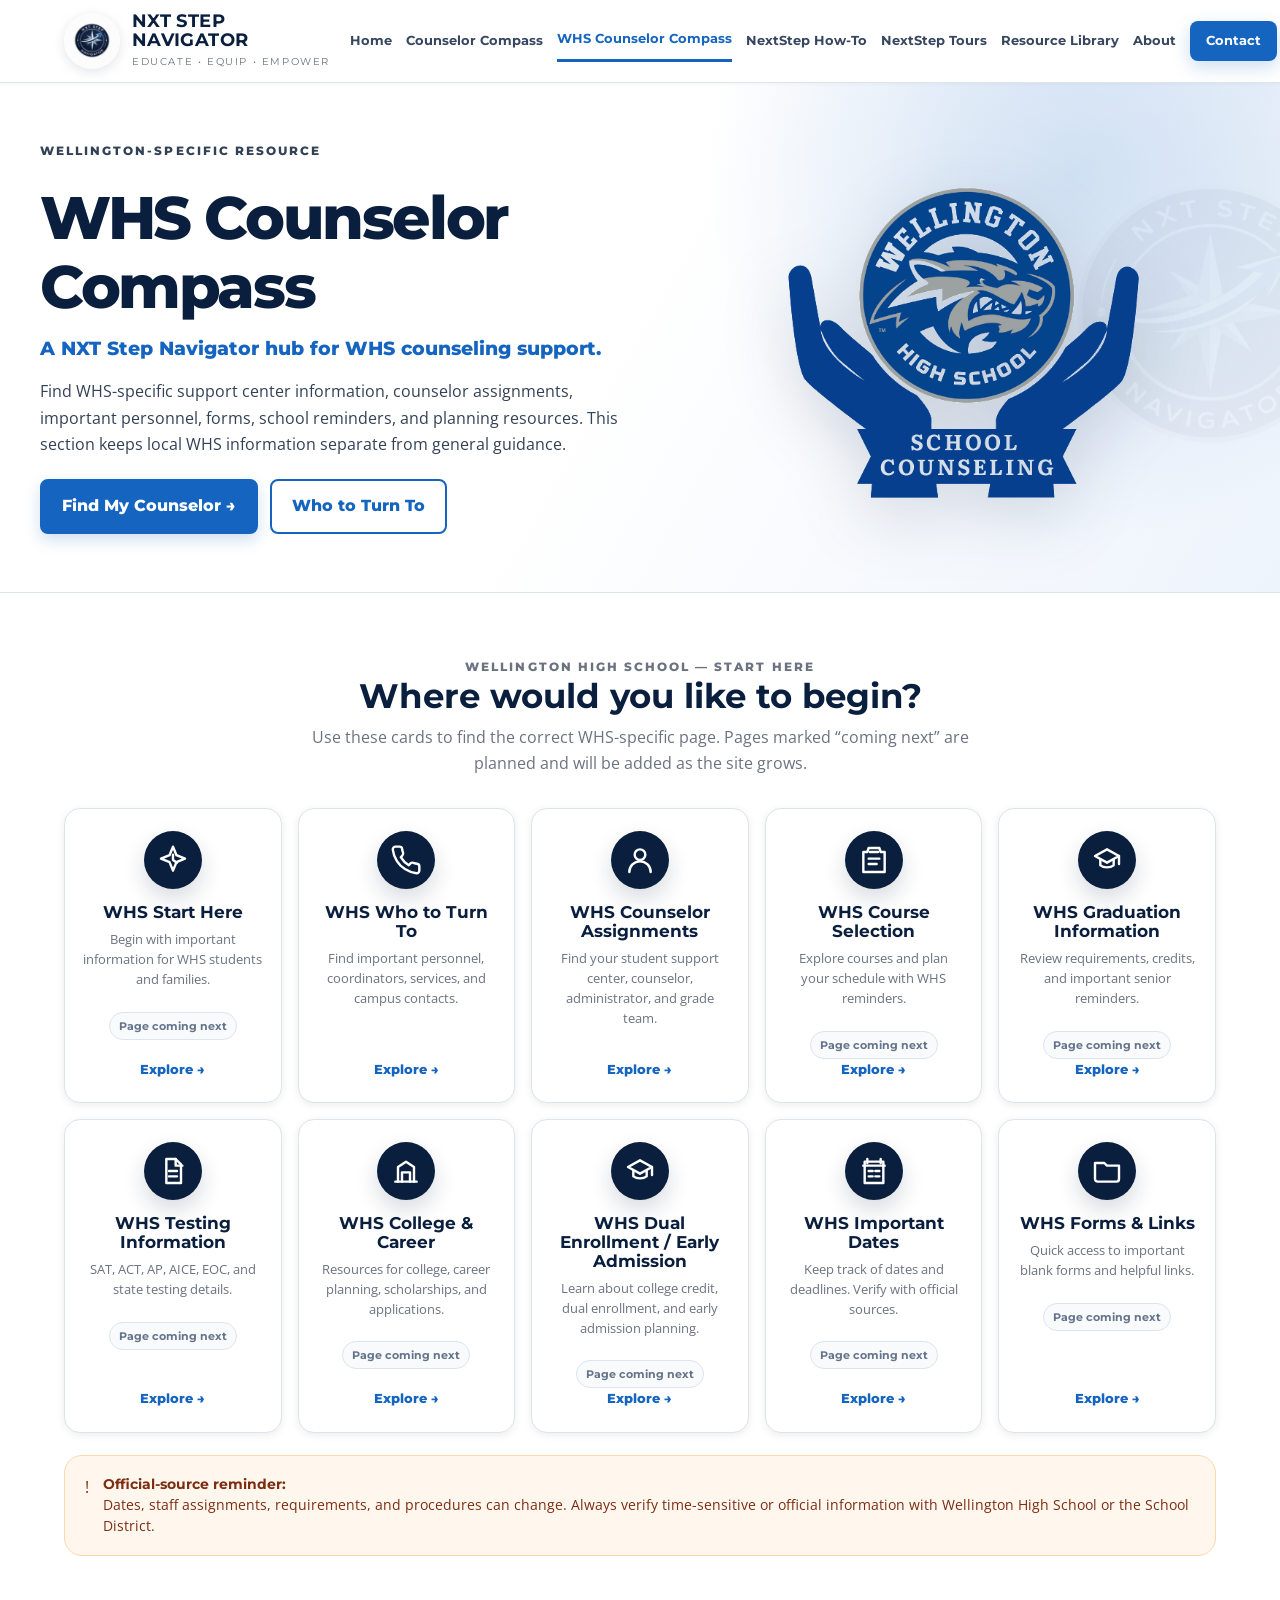
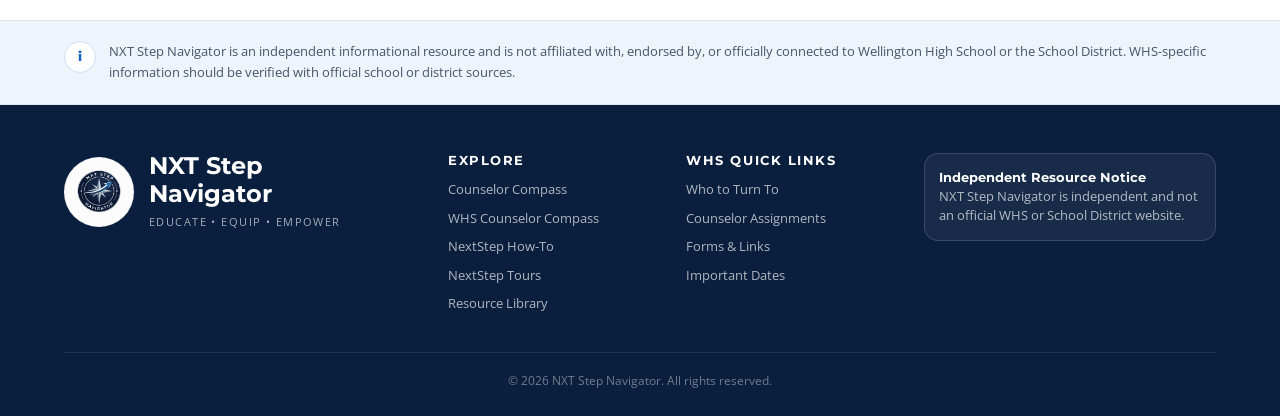
<file: whs-counselor-compass/index.html>
<!DOCTYPE html>
<html lang="en">
<head>
<meta charset="UTF-8">
<meta name="viewport" content="width=device-width, initial-scale=1.0">
<title>WHS Counselor Compass — NXT Step Navigator</title>
<link rel="preconnect" href="https://fonts.googleapis.com">
<link rel="preconnect" href="https://fonts.gstatic.com" crossorigin>
<link href="https://fonts.googleapis.com/css2?family=Montserrat:wght@500;600;700;800&family=Open+Sans:wght@400;600;700&display=swap" rel="stylesheet">
<link rel="stylesheet" href="../css/style.css">

<style>
.whs-hero{
  position:relative;
  background:
    radial-gradient(circle at 84% 18%, rgba(21,101,192,.18), transparent 32%),
    linear-gradient(120deg, #FFFFFF 0%, #FFFFFF 48%, #EEF4FC 100%);
  border-bottom:1px solid var(--border);
  overflow:hidden;
}
.whs-hero:before{
  content:"";
  position:absolute;
  right:-145px;
  top:20px;
  width:430px;
  height:430px;
  background:url('../assets/logos/nxt-step-navigator-badge.png') center/contain no-repeat;
  opacity:.04;
  filter:grayscale(.1);
}
.whs-hero-grid{
  position:relative;
  z-index:1;
  display:grid;
  grid-template-columns:1.05fr .95fr;
  gap:36px;
  align-items:center;
  min-height:430px;
  padding:58px 0;
}
.whs-hero h1{
  font-size:clamp(38px,5.1vw,60px);
  letter-spacing:-.04em;
  margin:0 0 12px;
  font-weight:800;
}
.whs-hero .sub{
  font-family:Montserrat,sans-serif;
  color:var(--blue);
  font-weight:800;
  font-size:19px;
  margin:0 0 14px;
}
.whs-hero p{color:#334155;max-width:670px;margin:0 0 22px}
.whs-visual{position:relative;min-height:300px;display:flex;align-items:center;justify-content:center}
.whs-counseling-logo,
.whs-campus-logo{
  display:block;
  margin:0 auto;
  filter:drop-shadow(0 18px 34px rgba(10,30,61,.16));
}
.whs-counseling-logo{width:min(365px,95%)}
.whs-campus-logo{width:min(250px,76%); opacity:.80}
.whs-card-grid{display:grid;grid-template-columns:repeat(5,minmax(0,1fr));gap:16px}
.whs-card{
  position:relative;background:#fff;border:1px solid var(--border);border-radius:16px;
  box-shadow:var(--shadow);padding:22px 18px;min-height:232px;display:flex;flex-direction:column;
  align-items:center;text-align:center;transition:.18s;
}
.whs-card:hover{transform:translateY(-4px);box-shadow:0 16px 42px rgba(10,30,61,.12);border-color:#C8D8ED}
.whs-card:before{content:"";position:absolute;left:18px;right:18px;top:0;height:4px;background:var(--blue);border-radius:0 0 6px 6px;opacity:0;transition:.18s}
.whs-card:hover:before{opacity:1}
.whs-card .icon-badge{width:58px;height:58px;margin-bottom:14px}
.whs-card h3{font-size:16.5px;margin:0 0 8px}
.whs-card p{color:var(--gray);font-size:13px;line-height:1.52;margin:0 0 14px}
.whs-card .card-link{margin-top:auto}
.whs-warning{
  background:#FFF7ED;border:1px solid #FED7AA;border-radius:18px;padding:18px 20px;
  display:flex;gap:14px;align-items:flex-start;margin-top:22px;color:#7C2D12;
}
.whs-warning strong{font-family:Montserrat,sans-serif;color:#7C2D12}
.whs-warning p{margin:0;font-size:13.5px;line-height:1.55}
.contact-grid{display:grid;grid-template-columns:repeat(2,minmax(0,1fr));gap:18px}
.center-section{background:#fff;border:1px solid var(--border);border-radius:18px;padding:28px;margin-bottom:24px;box-shadow:var(--shadow)}
.center-header{display:flex;align-items:flex-start;justify-content:space-between;gap:18px;border-bottom:1px solid var(--border);padding-bottom:18px;margin-bottom:18px}
.center-header h2{font-size:30px;margin:0 0 6px}
.center-header p{margin:0;color:var(--gray);font-weight:700}
.admin-assistant{background:var(--light);border:1px solid var(--border);border-radius:12px;padding:14px;min-width:270px}
.admin-assistant span{display:block;font-size:11px;text-transform:uppercase;letter-spacing:.1em;color:var(--gray);font-weight:800}
.admin-assistant strong{display:block;font-family:Montserrat,sans-serif;color:var(--navy);margin:3px 0}
.admin-assistant a{display:block;color:var(--blue);font-size:13px;word-break:break-word}
.center-desc{color:var(--gray);margin:0 0 20px}
.staff-card{
  display:flex;gap:18px;border:1px solid var(--border);border-radius:16px;background:#fff;
  padding:20px 20px 22px;box-shadow:0 1px 5px rgba(0,0,0,.04);align-items:flex-start;
}
.avatar{
  width:78px;height:78px;border-radius:50%;background:var(--navy);color:white;
  display:flex;align-items:center;justify-content:center;font-family:Montserrat,sans-serif;
  font-weight:800;font-size:30px;flex:0 0 78px;margin-top:56px;
}
.staff-info{flex:1;min-width:0}
.alpha-range{
  display:inline-block;
  background:#DDE9F7;
  color:#2B66C4;
  font-size:20px;
  font-family:Montserrat,sans-serif;
  font-weight:800;
  border-radius:999px;
  padding:10px 22px;
  margin-bottom:14px;
  line-height:1;
}
.staff-info h3{
  font-size:29px;
  line-height:1.08;
  margin:0 0 10px;
}
.staff-info p{
  margin:0 0 8px;
  color:var(--gray);
  font-weight:600;
  font-size:19px;
  line-height:1.15;
}
.email{color:var(--blue);font-size:15px;word-break:break-word}
.card-actions{display:flex;gap:8px;flex-wrap:wrap;margin-top:14px}
.btn.small{font-size:12px;padding:8px 12px;border-radius:7px}
.btn.ghost{background:#fff;color:var(--blue);box-shadow:none}
.support-team{background:var(--light);border-radius:12px;padding:18px;margin-top:18px}
.support-team h3{margin:0 0 12px;font-size:18px}.support-team ul{list-style:none;margin:0;padding:0;display:grid;grid-template-columns:repeat(2,minmax(0,1fr));gap:12px}
.support-team li{background:white;border:1px solid var(--border);border-radius:10px;padding:12px}.support-team strong{display:block;color:var(--navy)}
.support-team span{display:block;color:var(--gray);font-size:13px}.support-team a{display:block;color:var(--blue);font-size:13px;word-break:break-word}
.quick-grid{display:grid;grid-template-columns:repeat(4,1fr);gap:14px}
.quick-card{border:1px solid var(--border);border-radius:12px;padding:18px;background:#fff;box-shadow:var(--shadow)}
.quick-card strong{font-family:Montserrat,sans-serif;color:var(--navy);display:block}.quick-card span{font-size:13px;color:var(--gray)}
.people-grid{display:grid;grid-template-columns:repeat(3,minmax(0,1fr));gap:16px}
.person-card{background:#fff;border:1px solid var(--border);border-radius:16px;padding:18px;box-shadow:var(--shadow);display:flex;gap:14px;align-items:flex-start}
.person-card h3{font-size:16px;margin:0 0 4px}.person-card p{margin:0 0 6px;color:#334155;font-weight:700;font-size:13.5px}.person-card a{color:var(--blue);font-size:13px;word-break:break-word}
.role-dot{width:42px;height:42px;border-radius:50%;background:var(--navy);color:#fff;display:flex;align-items:center;justify-content:center;font-family:Montserrat,sans-serif;font-weight:800;flex:0 0 auto}
.group-heading{margin:34px 0 14px;border-left:5px solid var(--blue);padding-left:12px}
.group-heading h2{margin:0;font-size:24px}.group-heading p{margin:3px 0 0;color:var(--gray)}
@media (max-width:1040px){
  .whs-card-grid{grid-template-columns:repeat(3,1fr)}
  .people-grid{grid-template-columns:repeat(2,1fr)}
}
@media (max-width:820px){
  .whs-hero-grid{grid-template-columns:1fr;min-height:auto;padding:44px 0}
  .whs-visual{min-height:230px}
  .whs-counseling-logo{width:min(300px,86%)}
  .whs-campus-logo{width:min(220px,70%)}
  .whs-card-grid,.contact-grid,.quick-grid{grid-template-columns:repeat(2,1fr)}
  .center-header{flex-direction:column}
  .support-team ul{grid-template-columns:1fr}
  .staff-card{padding:18px}
  .avatar{width:70px;height:70px;flex-basis:70px;font-size:27px;margin-top:50px}
  .alpha-range{font-size:18px;padding:9px 18px}
  .staff-info h3{font-size:25px}
  .staff-info p{font-size:17px}
}
@media (max-width:560px){
  .whs-card-grid,.contact-grid,.quick-grid,.people-grid{grid-template-columns:1fr}
  .whs-card{min-height:auto}
  .staff-card{flex-direction:column;gap:14px}
  .avatar{margin-top:0}
}
</style>

</head>
<body>
<a class="skip-link" href="#main-content">Skip to main content</a>
<nav class="nav" id="siteNav">
  <div class="container nav-inner">
    <a class="brand" href="../index.html" aria-label="NXT Step Navigator Home">
      <img src="../assets/logos/nxt-step-navigator-badge.png" alt="NXT Step Navigator compass logo">
      <div><strong>NXT Step<br>Navigator</strong><span>Educate • Equip • Empower</span></div>
    </a>
    <button class="nav-toggle" type="button" aria-label="Open navigation" aria-expanded="false">Menu</button>
    <div class="nav-links" aria-label="Main navigation">
      <a href="../index.html">Home</a>
      <a href="../counselor-compass/">Counselor Compass</a>
      <a class="active" href="../whs-counselor-compass/">WHS Counselor Compass</a>
      <a href="../nextstep-how-to/">NextStep How-To</a>
      <a href="../nextstep-tours/">NextStep Tours</a>
      <a href="../resource-library/">Resource Library</a>
      <a href="../about.html">About</a>
      <a class="nav-cta" href="../contact.html">Contact</a>
    </div>
  </div>
</nav>

<header class="whs-hero">
  <div class="container whs-hero-grid">
    <div>
      <p class="eyebrow">Wellington-Specific Resource</p>
      <h1>WHS Counselor Compass</h1>
      <p class="sub">A NXT Step Navigator hub for WHS counseling support.</p>
      <p>Find WHS-specific support center information, counselor assignments, important personnel, forms, school reminders, and planning resources. This section keeps local WHS information separate from general guidance.</p>
      <div class="btn-row">
        <a class="btn" href="whs-counselor-assignments.html">Find My Counselor →</a>
        <a class="btn secondary" href="whs-who-to-contact.html">Who to Turn To</a>
      </div>
    </div>
    <div class="whs-visual" aria-hidden="true">
      <img class="whs-counseling-logo" src="../assets/logos/whs-school-counseling-hands.png" alt="">
    </div>
  </div>
</header>
<main id="main-content">
  <section class="section white">
    <div class="container">
      <div class="section-title">
        <p class="eyebrow">Wellington High School — Start Here</p>
        <h2>Where would you like to begin?</h2>
        <p>Use these cards to find the correct WHS-specific page. Pages marked “coming next” are planned and will be added as the site grows.</p>
      </div>
      <div class="whs-card-grid">
<a class="whs-card future-link" href="whs-start-here.html" data-page="WHS Start Here">
  <span class="icon-badge"><svg viewBox="0 0 24 24" aria-hidden="true"><path d="M12 2l2.6 6.4L21 11l-6.4 2.6L12 20l-2.6-6.4L3 11l6.4-2.6L12 2z"/><path d="M12 8v4l3 2"/></svg></span>
  <h3>WHS Start Here</h3>
  <p>Begin with important information for WHS students and families.</p>
  <span class="future-pill">Page coming next</span>
  <span class="card-link">Explore <span>→</span></span>
</a>

<a class="whs-card " href="whs-who-to-contact.html" data-page="WHS Who to Turn To">
  <span class="icon-badge"><svg viewBox="0 0 24 24" aria-hidden="true"><path d="M22 16.9v3a2 2 0 0 1-2.2 2 19.8 19.8 0 0 1-8.6-3.1 19.4 19.4 0 0 1-6-6A19.8 19.8 0 0 1 2.1 4.2 2 2 0 0 1 4.1 2h3a2 2 0 0 1 2 1.7c.1 1 .4 2 .7 2.8a2 2 0 0 1-.5 2.1L8.1 9.9a16 16 0 0 0 6 6l1.3-1.3a2 2 0 0 1 2.1-.5c.9.3 1.8.6 2.8.7a2 2 0 0 1 1.7 2.1z"/></svg></span>
  <h3>WHS Who to Turn To</h3>
  <p>Find important personnel, coordinators, services, and campus contacts.</p>
  
  <span class="card-link">Explore <span>→</span></span>
</a>

<a class="whs-card " href="whs-counselor-assignments.html" data-page="WHS Counselor Assignments">
  <span class="icon-badge"><svg viewBox="0 0 24 24" aria-hidden="true"><circle cx="12" cy="8" r="4"/><path d="M4 21a8 8 0 0 1 16 0"/></svg></span>
  <h3>WHS Counselor Assignments</h3>
  <p>Find your student support center, counselor, administrator, and grade team.</p>
  
  <span class="card-link">Explore <span>→</span></span>
</a>

<a class="whs-card future-link" href="whs-course-selection.html" data-page="WHS Course Selection">
  <span class="icon-badge"><svg viewBox="0 0 24 24" aria-hidden="true"><path d="M8 3h8l1 3h3v15H4V6h3l1-3z"/><path d="M8 11h8M8 15h6M9 6h6"/></svg></span>
  <h3>WHS Course Selection</h3>
  <p>Explore courses and plan your schedule with WHS reminders.</p>
  <span class="future-pill">Page coming next</span>
  <span class="card-link">Explore <span>→</span></span>
</a>

<a class="whs-card future-link" href="whs-graduation-information.html" data-page="WHS Graduation Information">
  <span class="icon-badge"><svg viewBox="0 0 24 24" aria-hidden="true"><path d="M3 9l9-5 9 5-9 5-9-5z"/><path d="M7 12v4c2.6 2 7.4 2 10 0v-4"/><path d="M21 9v6"/></svg></span>
  <h3>WHS Graduation Information</h3>
  <p>Review requirements, credits, and important senior reminders.</p>
  <span class="future-pill">Page coming next</span>
  <span class="card-link">Explore <span>→</span></span>
</a>

<a class="whs-card future-link" href="whs-testing-information.html" data-page="WHS Testing Information">
  <span class="icon-badge"><svg viewBox="0 0 24 24" aria-hidden="true"><path d="M7 3h7l4 4v14H7V3z"/><path d="M14 3v5h5"/><path d="M9 12h6M9 16h6"/></svg></span>
  <h3>WHS Testing Information</h3>
  <p>SAT, ACT, AP, AICE, EOC, and state testing details.</p>
  <span class="future-pill">Page coming next</span>
  <span class="card-link">Explore <span>→</span></span>
</a>

<a class="whs-card future-link" href="whs-college-career.html" data-page="WHS College & Career">
  <span class="icon-badge"><svg viewBox="0 0 24 24" aria-hidden="true"><path d="M4 20h16"/><path d="M6 20V9l6-4 6 4v11"/><path d="M9 20v-7h6v7"/></svg></span>
  <h3>WHS College & Career</h3>
  <p>Resources for college, career planning, scholarships, and applications.</p>
  <span class="future-pill">Page coming next</span>
  <span class="card-link">Explore <span>→</span></span>
</a>

<a class="whs-card future-link" href="whs-dual-enrollment-early-admission.html" data-page="WHS Dual Enrollment / Early Admission">
  <span class="icon-badge"><svg viewBox="0 0 24 24" aria-hidden="true"><path d="M3 9l9-5 9 5-9 5-9-5z"/><path d="M7 12v4c2.6 2 7.4 2 10 0v-4"/><path d="M21 9v6"/></svg></span>
  <h3>WHS Dual Enrollment / Early Admission</h3>
  <p>Learn about college credit, dual enrollment, and early admission planning.</p>
  <span class="future-pill">Page coming next</span>
  <span class="card-link">Explore <span>→</span></span>
</a>

<a class="whs-card future-link" href="whs-important-dates.html" data-page="WHS Important Dates">
  <span class="icon-badge"><svg viewBox="0 0 24 24" aria-hidden="true"><path d="M7 3v3M17 3v3M4 8h16M5 5h14v16H5z"/><path d="M8 12h3M13 12h3M8 16h3M13 16h3"/></svg></span>
  <h3>WHS Important Dates</h3>
  <p>Keep track of dates and deadlines. Verify with official sources.</p>
  <span class="future-pill">Page coming next</span>
  <span class="card-link">Explore <span>→</span></span>
</a>

<a class="whs-card future-link" href="whs-forms-links.html" data-page="WHS Forms & Links">
  <span class="icon-badge"><svg viewBox="0 0 24 24" aria-hidden="true"><path d="M3 6h7l2 2h9v10a2 2 0 0 1-2 2H5a2 2 0 0 1-2-2V6z"/></svg></span>
  <h3>WHS Forms & Links</h3>
  <p>Quick access to important blank forms and helpful links.</p>
  <span class="future-pill">Page coming next</span>
  <span class="card-link">Explore <span>→</span></span>
</a></div>
      <div class="whs-warning">
        <div class="notice-icon">!</div>
        <p><strong>Official-source reminder:</strong><br>Dates, staff assignments, requirements, and procedures can change. Always verify time-sensitive or official information with Wellington High School or the School District.</p>
      </div>
    </div>
  </section>
</main>

<section class="disclaimer">
  <div class="container">
    <div class="info-dot">i</div>
    <div>NXT Step Navigator is an independent informational resource and is not affiliated with, endorsed by, or officially connected to Wellington High School or the School District. WHS-specific information should be verified with official school or district sources.</div>
  </div>
</section>
<footer class="footer">
  <div class="container">
    <div class="footer-grid">
      <div><div class="footer-brand"><img src="../assets/logos/nxt-step-navigator-badge.png" alt="NXT Step Navigator logo"><div><strong>NXT Step<br>Navigator</strong><span>Educate • Equip • Empower</span></div></div></div>
      <div class="footer-col"><h4>Explore</h4><a href="../counselor-compass/">Counselor Compass</a><a href="../whs-counselor-compass/">WHS Counselor Compass</a><a href="../nextstep-how-to/">NextStep How-To</a><a href="../nextstep-tours/">NextStep Tours</a><a href="../resource-library/">Resource Library</a></div>
      <div class="footer-col"><h4>WHS Quick Links</h4><a href="whs-who-to-contact.html">Who to Turn To</a><a href="whs-counselor-assignments.html">Counselor Assignments</a><a href="whs-forms-links.html">Forms & Links</a><a href="whs-important-dates.html">Important Dates</a></div>
      <div class="footer-note"><p><strong style="color:#fff;font-family:Montserrat,sans-serif;">Independent Resource Notice</strong><br>NXT Step Navigator is independent and not an official WHS or School District website.</p></div>
    </div>
    <div class="copyright">© 2026 NXT Step Navigator. All rights reserved.</div>
  </div>
</footer>
<div class="toast" id="futureToast" role="status" aria-live="polite"><strong>Page coming next</strong><span>This section is planned and will be created in a future update.</span></div>
<script src="../js/main.js"></script>
<script>
document.querySelectorAll('.future-link').forEach(function(link){
  link.addEventListener('click', function(event){
    event.preventDefault();
    var toast = document.getElementById('futureToast');
    if(toast){
      var label = link.getAttribute('data-page') || 'This page';
      toast.querySelector('strong').textContent = label + ' is coming next';
      toast.classList.add('show');
      setTimeout(function(){ toast.classList.remove('show'); }, 2600);
    }
  });
});
</script>
</body>
</html>
</file>
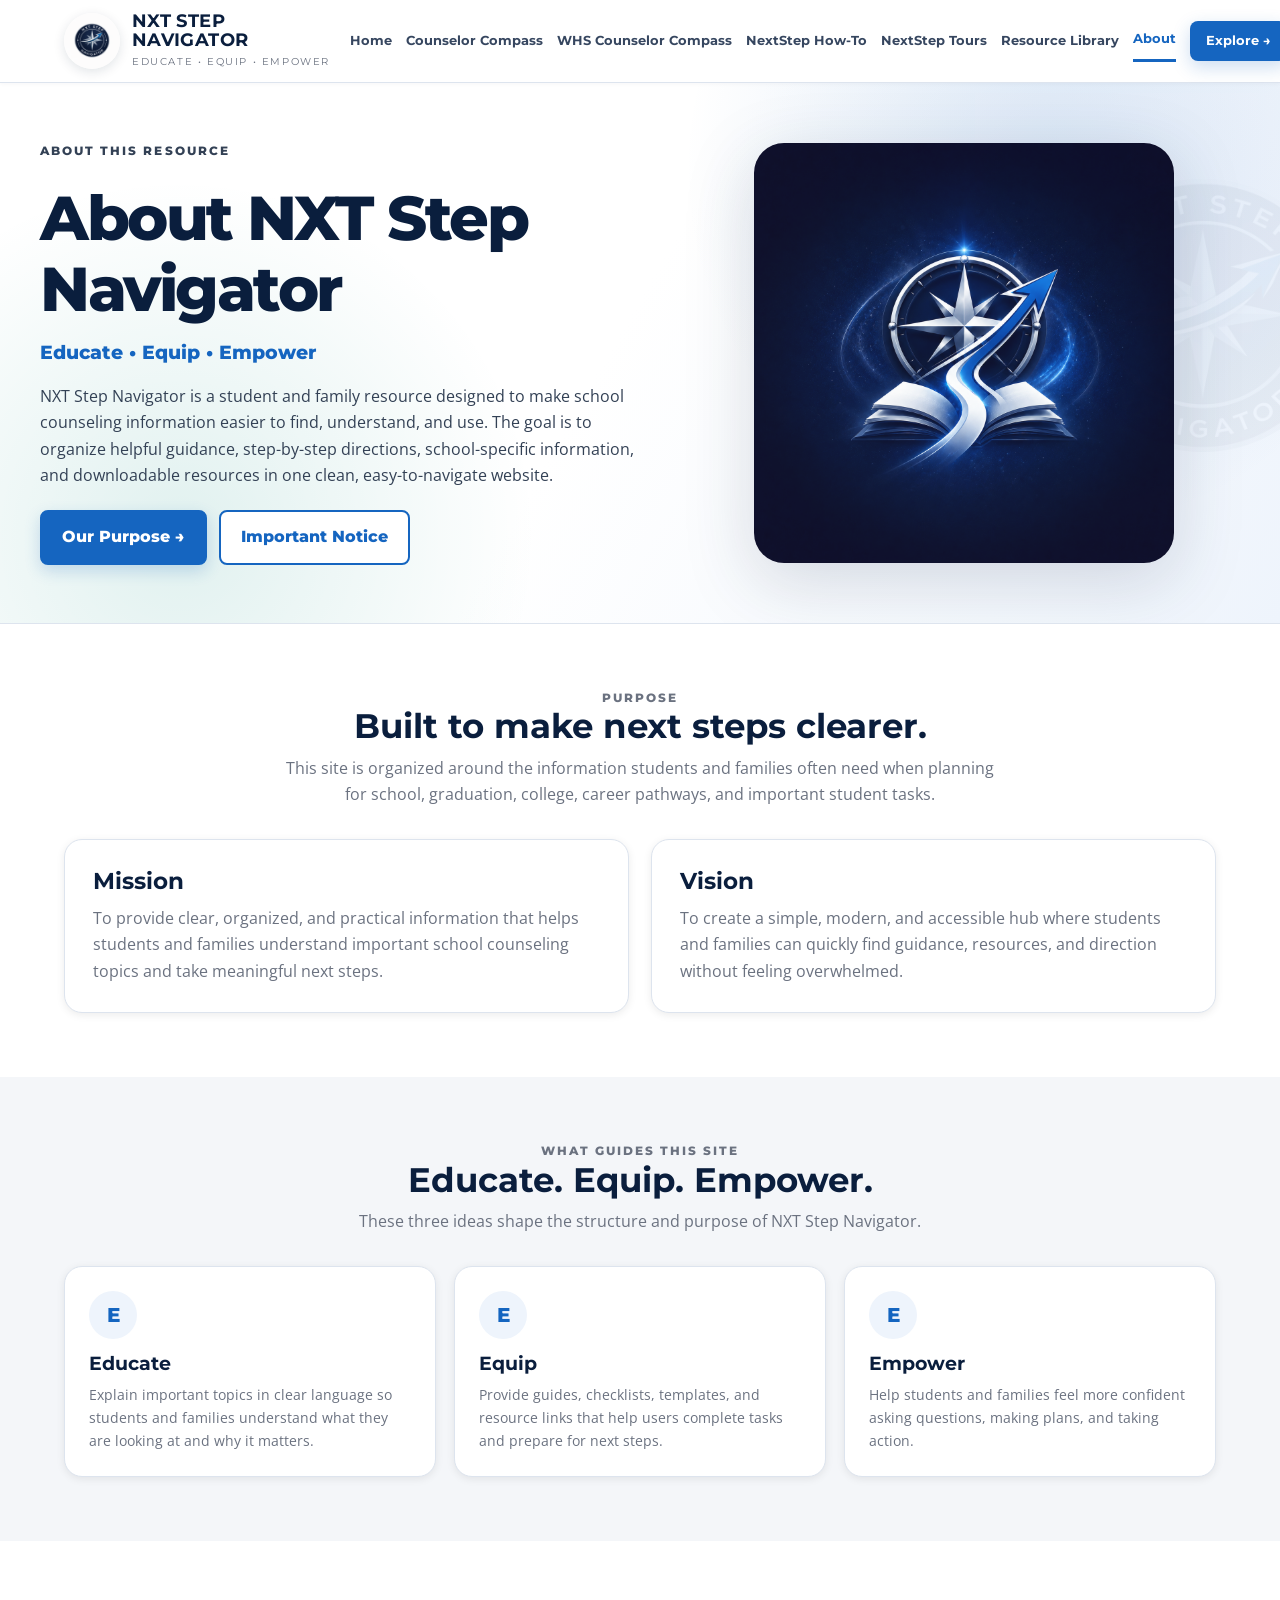
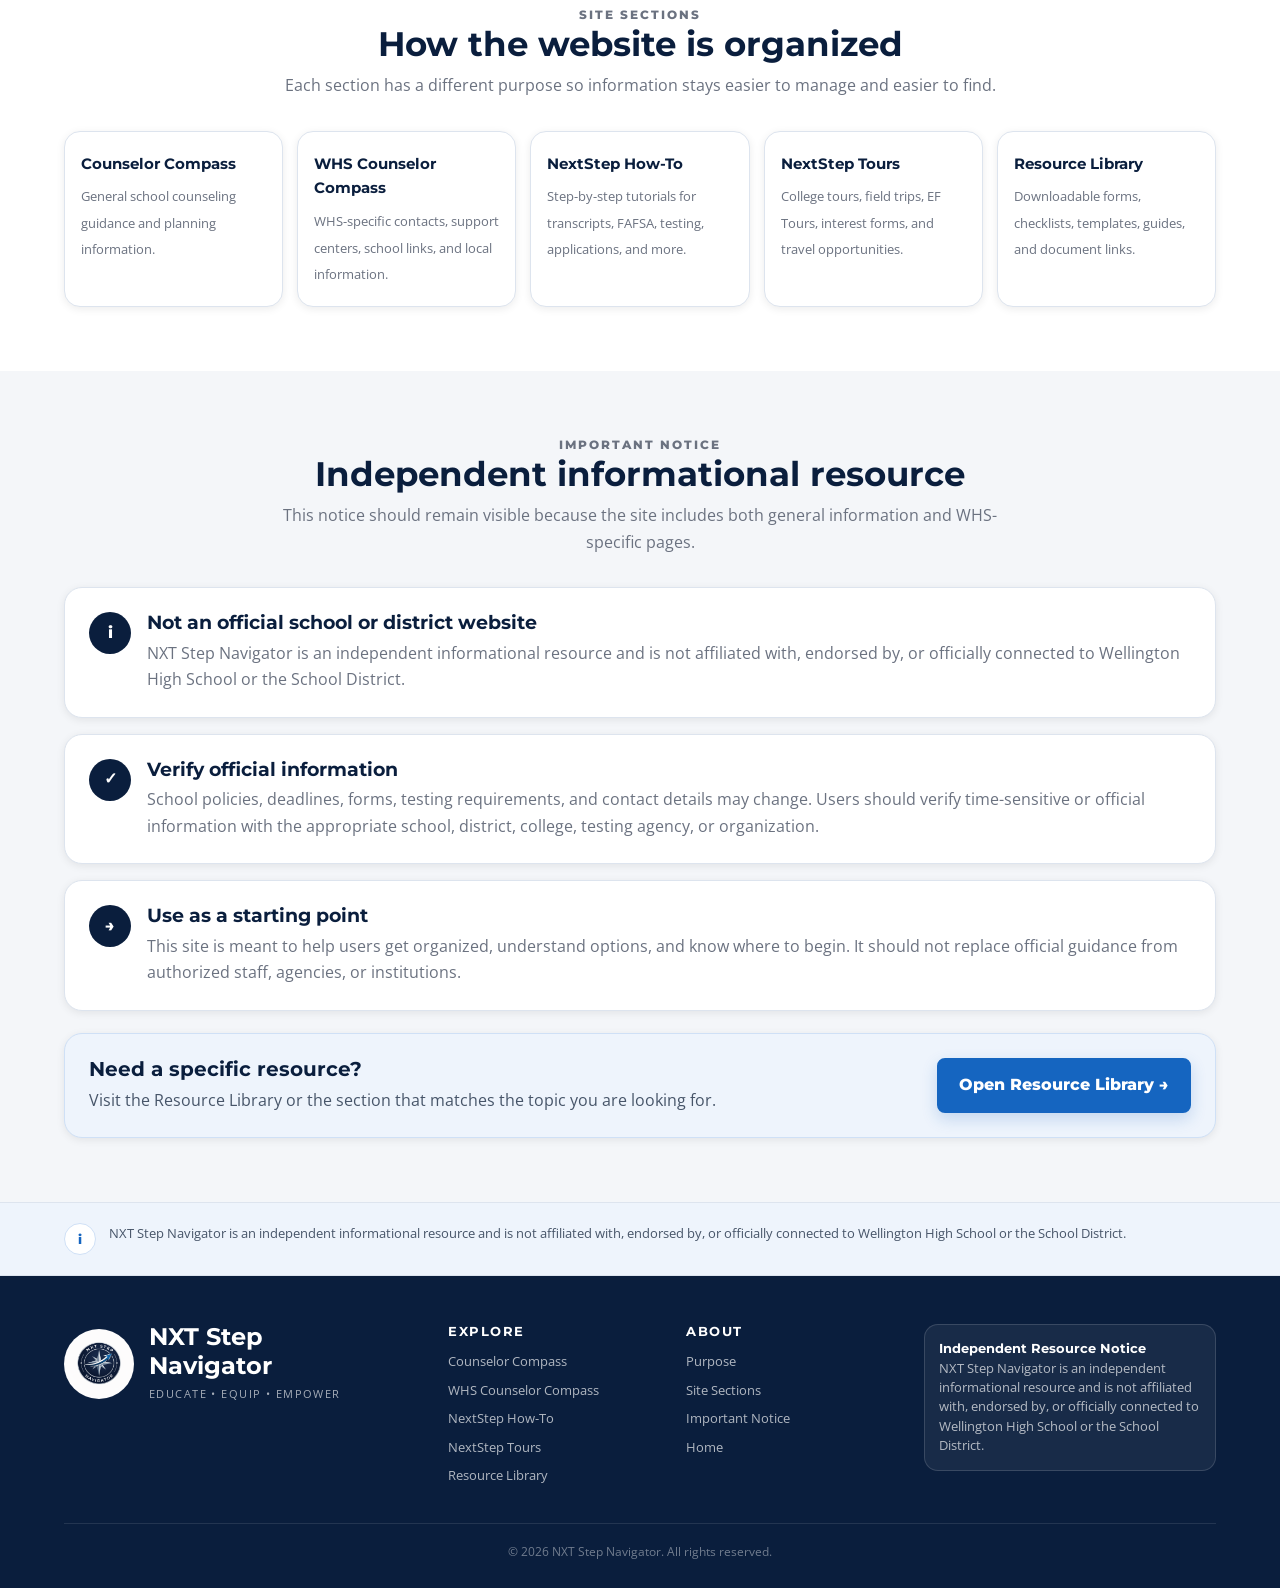
<file: about.html>
<!DOCTYPE html>
<html lang="en">
<head>
<meta charset="UTF-8">
<meta name="viewport" content="width=device-width, initial-scale=1.0">
<title>About — NXT Step Navigator</title>

<link rel="preconnect" href="https://fonts.googleapis.com">
<link rel="preconnect" href="https://fonts.gstatic.com" crossorigin>
<link href="https://fonts.googleapis.com/css2?family=Montserrat:wght@500;600;700;800&family=Open+Sans:wght@400;600;700&display=swap" rel="stylesheet">

<link rel="stylesheet" href="css/style.css">

<style>
/* About page-specific styling */
.about-hero{
  position:relative;
  background:
    radial-gradient(circle at 82% 16%, rgba(21,101,192,.14), transparent 32%),
    radial-gradient(circle at 14% 84%, rgba(0,137,123,.12), transparent 30%),
    linear-gradient(120deg,#FFFFFF 0%,#FFFFFF 48%,#EEF4FC 100%);
  border-bottom:1px solid var(--border);
  overflow:hidden;
}
.about-hero:before{
  content:"";
  position:absolute;
  right:-150px;
  top:10px;
  width:455px;
  height:455px;
  background:url('assets/logos/nxt-step-navigator-badge.png') center/contain no-repeat;
  opacity:.045;
}
.about-hero-grid{
  position:relative;
  z-index:1;
  display:grid;
  grid-template-columns:1.05fr .95fr;
  gap:36px;
  align-items:center;
  min-height:430px;
  padding:58px 0;
}
.about-hero h1{
  font-size:clamp(40px,5.3vw,62px);
  letter-spacing:-.04em;
  margin:0 0 12px;
  font-weight:800;
}
.about-hero .sub{
  font-family:Montserrat,sans-serif;
  color:var(--blue);
  font-weight:800;
  font-size:19px;
  margin:0 0 14px;
}
.about-hero p{
  color:#334155;
  max-width:680px;
  margin:0 0 22px;
}
.about-visual{
  min-height:300px;
  display:flex;
  align-items:center;
  justify-content:center;
}
.about-panel{
  width:min(475px,100%);
  min-height:340px;
  background:transparent;
  border:none;
  border-radius:30px;
  box-shadow:none;
  position:relative;
  overflow:visible;
  display:flex;
  align-items:center;
  justify-content:center;
}
.about-panel:before{
  content:none;
}
.about-logo-card{
  position:relative;
  z-index:1;
  width:min(420px,96%);
  height:auto;
  border-radius:0;
  background:transparent;
  border:none;
  box-shadow:none;
  display:flex;
  align-items:center;
  justify-content:center;
}
.about-logo-card img{
  width:100%;
  height:auto;
  object-fit:contain;
  display:block;
  border-radius:30px;
  mix-blend-mode:multiply;
  opacity:.94;
  filter:drop-shadow(0 18px 34px rgba(10,30,61,.16));
}
.mission-grid{
  display:grid;
  grid-template-columns:1fr 1fr;
  gap:22px;
}
.mission-card{
  background:#fff;
  border:1px solid var(--border);
  border-radius:18px;
  padding:28px;
  box-shadow:var(--shadow);
}
.mission-card h3{
  margin:0 0 10px;
  font-size:23px;
}
.mission-card p{
  margin:0;
  color:var(--gray);
}
.values-grid{
  display:grid;
  grid-template-columns:repeat(3,1fr);
  gap:18px;
}
.value-card{
  background:#fff;
  border:1px solid var(--border);
  border-radius:18px;
  padding:24px;
  box-shadow:var(--shadow);
}
.value-icon{
  width:48px;
  height:48px;
  border-radius:50%;
  background:#EEF4FC;
  color:var(--blue);
  display:flex;
  align-items:center;
  justify-content:center;
  font-family:Montserrat,sans-serif;
  font-weight:800;
  font-size:20px;
  margin-bottom:14px;
}
.value-card h3{
  margin:0 0 8px;
  font-size:19px;
}
.value-card p{
  margin:0;
  color:var(--gray);
  font-size:14px;
}
.section-map{
  display:grid;
  grid-template-columns:repeat(5,minmax(0,1fr));
  gap:14px;
}
.section-map-card{
  background:#fff;
  border:1px solid var(--border);
  border-radius:16px;
  padding:20px 16px;
  box-shadow:var(--shadow);
  text-decoration:none;
  color:inherit;
  transition:.18s;
}
.section-map-card:hover{
  transform:translateY(-3px);
  box-shadow:0 14px 34px rgba(10,30,61,.11);
}
.section-map-card strong{
  display:block;
  font-family:Montserrat,sans-serif;
  color:var(--navy);
  font-size:15px;
  margin-bottom:6px;
}
.section-map-card span{
  color:var(--gray);
  font-size:12.5px;
  line-height:1.45;
}
.notice-stack{
  display:grid;
  gap:16px;
}
.notice-card{
  background:#fff;
  border:1px solid var(--border);
  border-radius:18px;
  padding:24px;
  box-shadow:var(--shadow);
  display:grid;
  grid-template-columns:auto 1fr;
  gap:16px;
}
.notice-badge{
  width:42px;
  height:42px;
  border-radius:50%;
  background:var(--navy);
  color:#fff;
  display:flex;
  align-items:center;
  justify-content:center;
  font-family:Montserrat,sans-serif;
  font-weight:800;
}
.notice-card h3{
  margin:0 0 6px;
  font-size:19px;
}
.notice-card p{
  margin:0;
  color:var(--gray);
}
.contact-panel{
  background:#EEF4FC;
  border:1px solid #CFE0F6;
  border-radius:18px;
  padding:24px;
  display:grid;
  grid-template-columns:1fr auto;
  gap:18px;
  align-items:center;
  box-shadow:var(--shadow);
}
.contact-panel h3{
  margin:0 0 6px;
  font-size:20px;
}
.contact-panel p{
  margin:0;
  color:#475569;
}
@media (max-width:1120px){
  .section-map{grid-template-columns:repeat(3,1fr)}
}
@media (max-width:900px){
  .about-hero-grid{grid-template-columns:1fr;min-height:auto;padding:44px 0}
  .about-visual{min-height:250px}
  .mission-grid,.values-grid{grid-template-columns:1fr}
  .contact-panel{grid-template-columns:1fr}
}
@media (max-width:650px){
  .section-map{grid-template-columns:1fr}
  .about-logo-card{width:min(360px,96%)}
  .notice-card{grid-template-columns:1fr}
}
</style>
</head>

<body>
<a class="skip-link" href="#main-content">Skip to main content</a>

<nav class="nav" id="siteNav">
  <div class="container nav-inner">
    <a class="brand" href="index.html" aria-label="NXT Step Navigator Home">
      <img src="assets/logos/nxt-step-navigator-badge.png" alt="NXT Step Navigator compass logo">
      <div>
        <strong>NXT Step<br>Navigator</strong>
        <span>Educate • Equip • Empower</span>
      </div>
    </a>

    <button class="nav-toggle" type="button" aria-label="Open navigation" aria-expanded="false">Menu</button>

    <div class="nav-links" aria-label="Main navigation">
      <a href="index.html">Home</a>
      <a href="counselor-compass/">Counselor Compass</a>
      <a href="whs-counselor-compass/">WHS Counselor Compass</a>
      <a href="nextstep-how-to/">NextStep How-To</a>
      <a href="nextstep-tours/">NextStep Tours</a>
      <a href="resource-library/">Resource Library</a>
      <a class="active" href="about.html">About</a>
      <a class="nav-cta" href="#site-sections">Explore →</a>
    </div>
  </div>
</nav>

<header class="about-hero">
  <div class="container about-hero-grid">
    <div>
      <p class="eyebrow">About This Resource</p>
      <h1>About NXT Step Navigator</h1>
      <p class="sub">Educate • Equip • Empower</p>
      <p>
        NXT Step Navigator is a student and family resource designed to make school counseling information easier to find, understand, and use. The goal is to organize helpful guidance, step-by-step directions, school-specific information, and downloadable resources in one clean, easy-to-navigate website.
      </p>
      <div class="btn-row">
        <a class="btn" href="#mission">Our Purpose →</a>
        <a class="btn secondary" href="#independent-notice">Important Notice</a>
      </div>
    </div>

    <div class="about-visual" aria-hidden="true">
      <div class="about-panel">
        <div class="about-logo-card">
          <img src="assets/logos/about-logo.png" alt="NXT Step Navigator compass, book, and path symbol">
        </div>
      </div>
    </div>
  </div>
</header>

<main id="main-content">
  <section class="section white" id="mission">
    <div class="container">
      <div class="section-title">
        <p class="eyebrow">Purpose</p>
        <h2>Built to make next steps clearer.</h2>
        <p>This site is organized around the information students and families often need when planning for school, graduation, college, career pathways, and important student tasks.</p>
      </div>

      <div class="mission-grid">
        <div class="mission-card">
          <h3>Mission</h3>
          <p>
            To provide clear, organized, and practical information that helps students and families understand important school counseling topics and take meaningful next steps.
          </p>
        </div>

        <div class="mission-card">
          <h3>Vision</h3>
          <p>
            To create a simple, modern, and accessible hub where students and families can quickly find guidance, resources, and direction without feeling overwhelmed.
          </p>
        </div>
      </div>
    </div>
  </section>

  <section class="section light">
    <div class="container">
      <div class="section-title">
        <p class="eyebrow">What Guides This Site</p>
        <h2>Educate. Equip. Empower.</h2>
        <p>These three ideas shape the structure and purpose of NXT Step Navigator.</p>
      </div>

      <div class="values-grid">
        <div class="value-card">
          <div class="value-icon">E</div>
          <h3>Educate</h3>
          <p>Explain important topics in clear language so students and families understand what they are looking at and why it matters.</p>
        </div>

        <div class="value-card">
          <div class="value-icon">E</div>
          <h3>Equip</h3>
          <p>Provide guides, checklists, templates, and resource links that help users complete tasks and prepare for next steps.</p>
        </div>

        <div class="value-card">
          <div class="value-icon">E</div>
          <h3>Empower</h3>
          <p>Help students and families feel more confident asking questions, making plans, and taking action.</p>
        </div>
      </div>
    </div>
  </section>

  <section class="section white" id="site-sections">
    <div class="container">
      <div class="section-title">
        <p class="eyebrow">Site Sections</p>
        <h2>How the website is organized</h2>
        <p>Each section has a different purpose so information stays easier to manage and easier to find.</p>
      </div>

      <div class="section-map">
        <a class="section-map-card" href="counselor-compass/">
          <strong>Counselor Compass</strong>
          <span>General school counseling guidance and planning information.</span>
        </a>

        <a class="section-map-card" href="whs-counselor-compass/">
          <strong>WHS Counselor Compass</strong>
          <span>WHS-specific contacts, support centers, school links, and local information.</span>
        </a>

        <a class="section-map-card" href="nextstep-how-to/">
          <strong>NextStep How-To</strong>
          <span>Step-by-step tutorials for transcripts, FAFSA, testing, applications, and more.</span>
        </a>

        <a class="section-map-card" href="nextstep-tours/">
          <strong>NextStep Tours</strong>
          <span>College tours, field trips, EF Tours, interest forms, and travel opportunities.</span>
        </a>

        <a class="section-map-card" href="resource-library/">
          <strong>Resource Library</strong>
          <span>Downloadable forms, checklists, templates, guides, and document links.</span>
        </a>
      </div>
    </div>
  </section>

  <section class="section light" id="independent-notice">
    <div class="container">
      <div class="section-title">
        <p class="eyebrow">Important Notice</p>
        <h2>Independent informational resource</h2>
        <p>This notice should remain visible because the site includes both general information and WHS-specific pages.</p>
      </div>

      <div class="notice-stack">
        <div class="notice-card">
          <div class="notice-badge">i</div>
          <div>
            <h3>Not an official school or district website</h3>
            <p>
              NXT Step Navigator is an independent informational resource and is not affiliated with, endorsed by, or officially connected to Wellington High School or the School District.
            </p>
          </div>
        </div>

        <div class="notice-card">
          <div class="notice-badge">✓</div>
          <div>
            <h3>Verify official information</h3>
            <p>
              School policies, deadlines, forms, testing requirements, and contact details may change. Users should verify time-sensitive or official information with the appropriate school, district, college, testing agency, or organization.
            </p>
          </div>
        </div>

        <div class="notice-card">
          <div class="notice-badge">→</div>
          <div>
            <h3>Use as a starting point</h3>
            <p>
              This site is meant to help users get organized, understand options, and know where to begin. It should not replace official guidance from authorized staff, agencies, or institutions.
            </p>
          </div>
        </div>
      </div>

      <div style="height:22px"></div>

      <div class="contact-panel">
        <div>
          <h3>Need a specific resource?</h3>
          <p>Visit the Resource Library or the section that matches the topic you are looking for.</p>
        </div>
        <a class="btn" href="resource-library/">Open Resource Library →</a>
      </div>
    </div>
  </section>
</main>

<section class="disclaimer">
  <div class="container">
    <div class="info-dot">i</div>
    <div>
      NXT Step Navigator is an independent informational resource and is not affiliated with, endorsed by, or officially connected to Wellington High School or the School District.
    </div>
  </div>
</section>

<footer class="footer">
  <div class="container">
    <div class="footer-grid">
      <div>
        <div class="footer-brand">
          <img src="assets/logos/nxt-step-navigator-badge.png" alt="NXT Step Navigator logo">
          <div>
            <strong>NXT Step<br>Navigator</strong>
            <span>Educate • Equip • Empower</span>
          </div>
        </div>
      </div>

      <div class="footer-col">
        <h4>Explore</h4>
        <a href="counselor-compass/">Counselor Compass</a>
        <a href="whs-counselor-compass/">WHS Counselor Compass</a>
        <a href="nextstep-how-to/">NextStep How-To</a>
        <a href="nextstep-tours/">NextStep Tours</a>
        <a href="resource-library/">Resource Library</a>
      </div>

      <div class="footer-col">
        <h4>About</h4>
        <a href="#mission">Purpose</a>
        <a href="#site-sections">Site Sections</a>
        <a href="#independent-notice">Important Notice</a>
        <a href="index.html">Home</a>
      </div>

      <div class="footer-note">
        <p><strong style="color:#fff;font-family:Montserrat,sans-serif;">Independent Resource Notice</strong><br>
        NXT Step Navigator is an independent informational resource and is not affiliated with, endorsed by, or officially connected to Wellington High School or the School District.</p>
      </div>
    </div>

    <div class="copyright">© 2026 NXT Step Navigator. All rights reserved.</div>
  </div>
</footer>

<script src="js/main.js"></script>
</body>
</html>
</file>
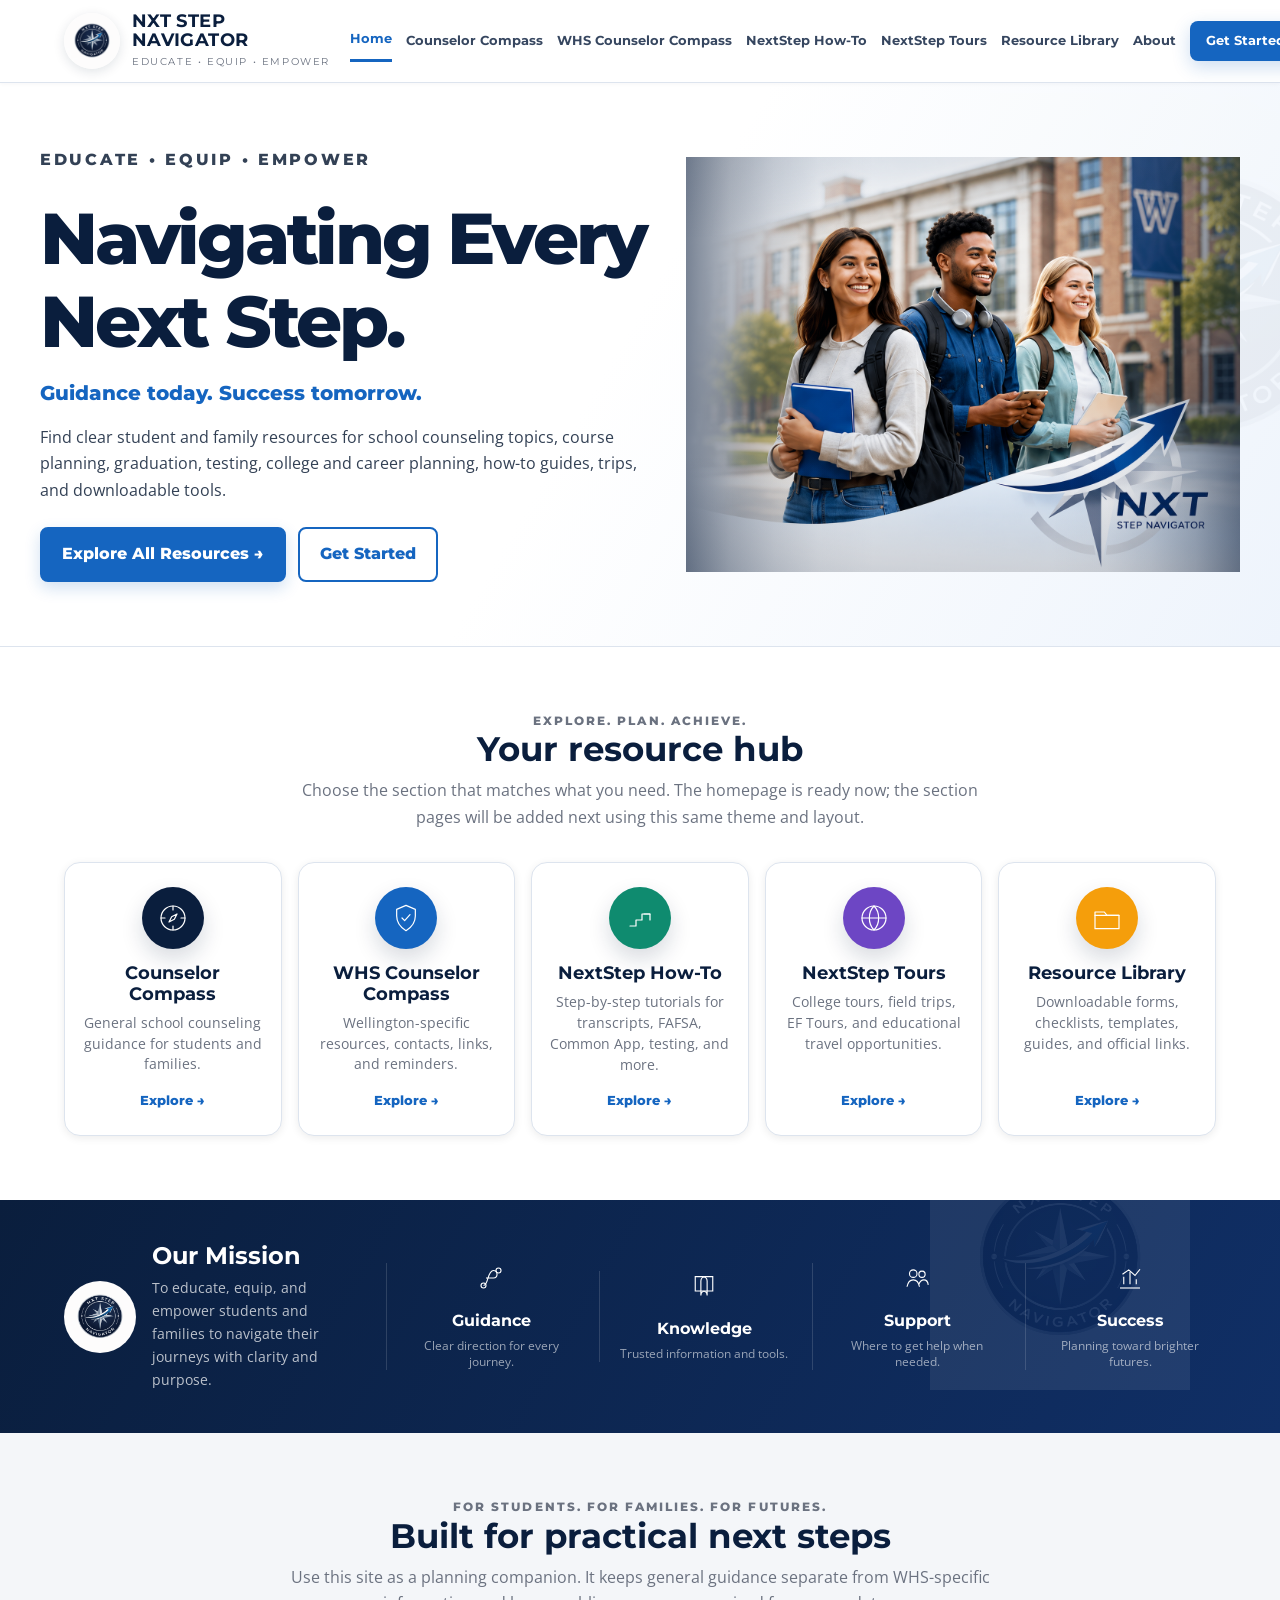
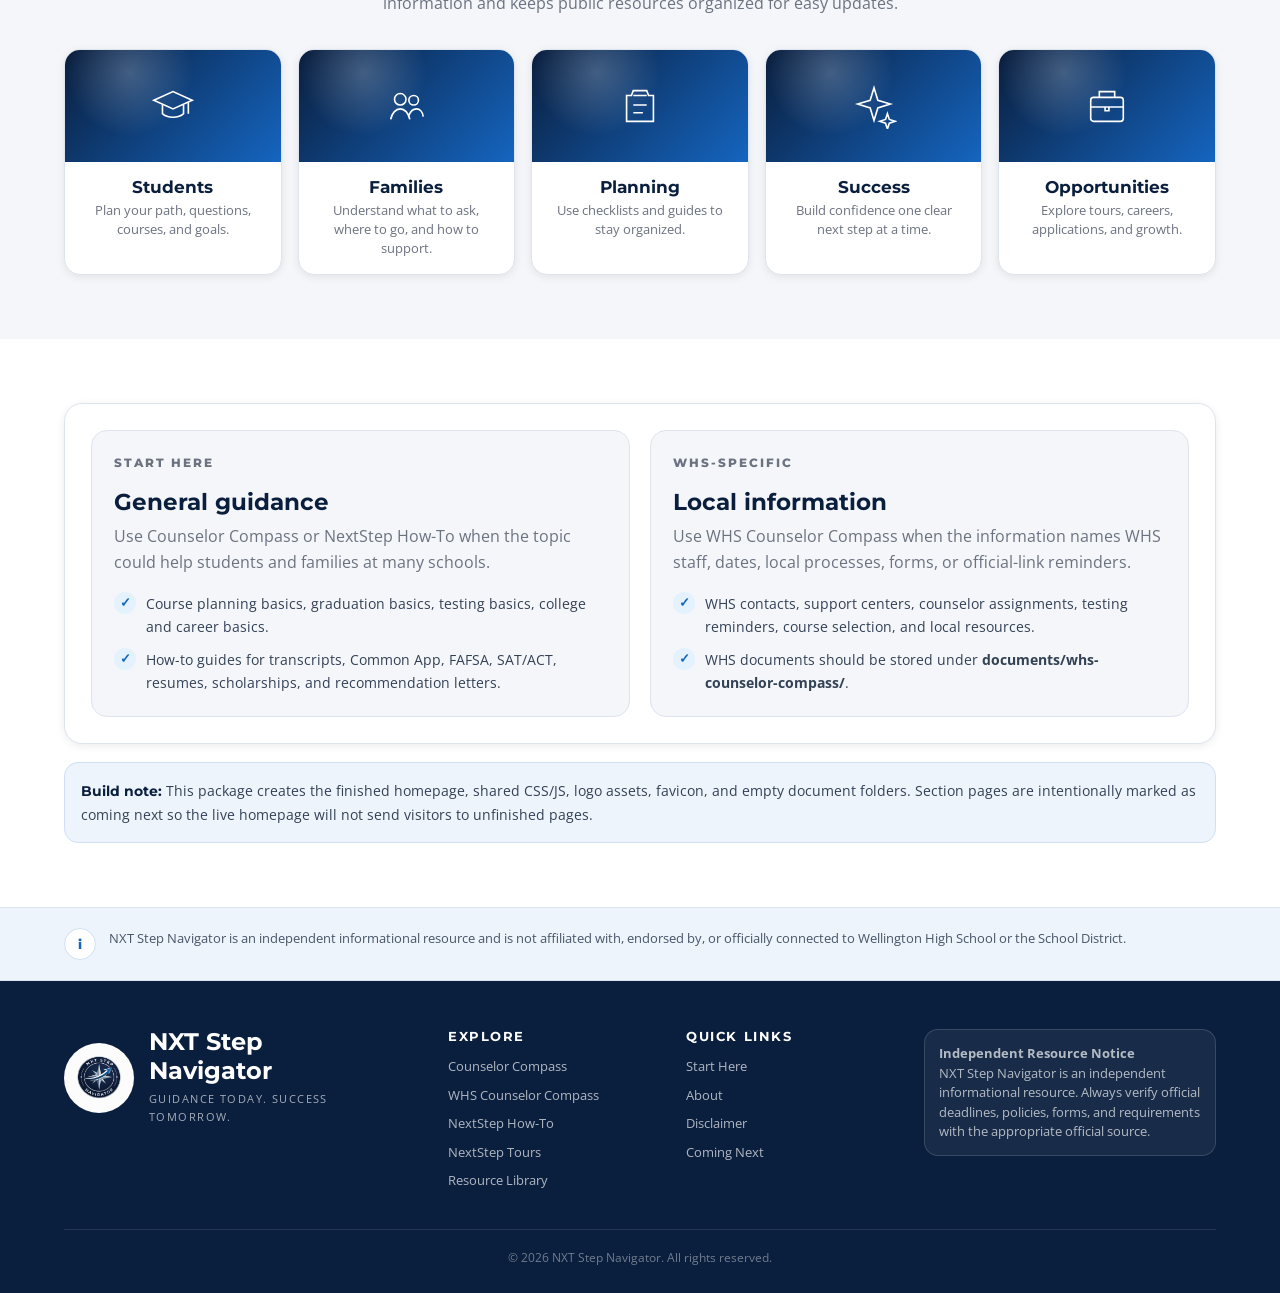
<file: preview.html>
<!DOCTYPE html>

<html lang="en">
<head>
<meta charset="utf-8"/>
<meta content="width=device-width, initial-scale=1.0" name="viewport"/>
<title>NXT Step Navigator — Educate. Equip. Empower.</title>
<meta content="NXT Step Navigator helps students and families find counseling guidance, step-by-step how-to resources, trip opportunities, and downloadable planning tools." name="description"/>
<link href="favicon.ico" rel="icon" sizes="any"/>
<link href="apple-touch-icon.png" rel="apple-touch-icon"/>
<link href="https://fonts.googleapis.com" rel="preconnect"/>
<link crossorigin="" href="https://fonts.gstatic.com" rel="preconnect"/>
<link href="https://fonts.googleapis.com/css2?family=Montserrat:wght@500;600;700;800&amp;family=Open+Sans:wght@400;600;700&amp;display=swap" rel="stylesheet"/>
<link href="css/style.css" rel="stylesheet"/>
<style>
/* Preview hero update: use external hero image with symbol in lower-right corner */
.hero-visual {
  overflow: visible;
}
.hero-image-card {
  background: transparent !important;
  border: none !important;
  box-shadow: none !important;
  padding: 0 !important;
  overflow: visible !important;
}
.hero-image-card > img {
  width: 100% !important;
  height: auto !important;
  display: block !important;
  object-fit: contain !important;
  border-radius: 0 !important;
  box-shadow: none !important;
}
.hero-caption,
.hero-mini {
  display: none !important;
}
</style></head>
<body>
<a class="skip-link" href="#main-content">Skip to content</a>
<nav aria-label="Main navigation" class="nav">
<div class="container nav-inner">
<a aria-label="NXT Step Navigator home" class="brand" href="index.html">
<img alt="NXT Step Navigator compass logo" src="assets/logos/nxt-step-navigator-badge.png"/>
<div><strong>NXT Step<br/>Navigator</strong><span>Educate • Equip • Empower</span></div>
</a>
<button aria-controls="nav-links" aria-expanded="false" class="nav-toggle" type="button">Menu</button>
<div class="nav-links" id="nav-links">
<a class="active" href="index.html">Home</a>
<a href="counselor-compass/">Counselor Compass</a>
<a href="whs-counselor-compass/">WHS Counselor Compass</a>
<a href="nextstep-how-to/">NextStep How-To</a>
<a href="nextstep-tours/">NextStep Tours</a>
<a href="resource-library/">Resource Library</a>
<a href="#about-preview">About</a>
<a class="nav-cta" href="#site-sections">Get Started →</a>
</div>
</div>
</nav>
<header class="hero">
<div class="container hero-grid">
<div class="hero-copy">
<p class="eyebrow">Educate • Equip • Empower</p>
<h1>Navigating Every Next Step.</h1>
<p class="sub">Guidance today. Success tomorrow.</p>
<p>Find clear student and family resources for school counseling topics, course planning, graduation, testing, college and career planning, how-to guides, trips, and downloadable tools.</p>
<div class="btn-row">
<a class="btn" href="#site-sections">Explore All Resources →</a>
<a class="btn secondary" href="#start-here">Get Started</a>
</div>
</div>
<div aria-label="NXT Step Navigator brand visual" class="hero-visual">
<div class="hero-image-card">
<img alt="Students on campus with NXT Step Navigator symbol in the lower right corner" src="assets/images/campus_life_next_step_navigator.png"/>
<div class="hero-caption">
<img alt="" src="assets/logos/nxt-step-navigator-badge.png"/>
<div><strong>Explore. Plan. Achieve.</strong><span>A clear hub for every next step.</span></div>
</div>
</div>
<div class="hero-mini">
<div class="mini-icon"><svg aria-hidden="true" viewbox="0 0 48 48"><circle cx="24" cy="24" r="18"></circle><path d="M30 18 26 26l-8 4 4-8 8-4Z"></path><path d="M24 6v6M24 36v6M6 24h6M36 24h6"></path></svg></div>
<div><strong>Start with the right section.</strong><p>General guidance, WHS-specific resources, step-by-step tasks, tours, and document downloads stay separated.</p></div>
</div>
</div>
</div>
</header>
<main id="main-content">
<section class="section white" id="site-sections">
<div class="container">
<div class="section-title">
<p class="eyebrow">Explore. Plan. Achieve.</p>
<h2>Your resource hub</h2>
<p>Choose the section that matches what you need. The homepage is ready now; the section pages will be added next using this same theme and layout.</p>
</div>
<div class="main-grid">
<a class="icon-card" href="counselor-compass/">
<span class="icon-badge"><svg aria-hidden="true" viewbox="0 0 48 48"><circle cx="24" cy="24" r="18"></circle><path d="M30 18 26 26l-8 4 4-8 8-4Z"></path><path d="M24 6v6M24 36v6M6 24h6M36 24h6"></path></svg></span>
<h3>Counselor Compass</h3>
<p>General school counseling guidance for students and families.</p>
<span class="card-link">Explore <span>→</span></span>
</a>
<a class="icon-card" href="whs-counselor-compass/">
<span class="icon-badge alt"><svg aria-hidden="true" viewbox="0 0 48 48"><path d="M24 5 10 11v10c0 10 6.5 17.5 14 22 7.5-4.5 14-12 14-22V11L24 5Z"></path><path d="M18 24l4 4 8-9"></path></svg></span>
<h3>WHS Counselor Compass</h3>
<p>Wellington-specific resources, contacts, links, and reminders.</p>
<span class="card-link">Explore <span>→</span></span>
</a>
<a class="icon-card" href="nextstep-how-to/">
<span class="icon-badge green"><svg aria-hidden="true" viewbox="0 0 48 48"><path d="M9 36h9v-9h9v-9h12"></path><path d="M30 18h9v9"></path></svg></span>
<h3>NextStep How-To</h3>
<p>Step-by-step tutorials for transcripts, FAFSA, Common App, testing, and more.</p>
<span class="card-link">Explore <span>→</span></span>
</a>
<a class="icon-card" href="nextstep-tours/">
<span class="icon-badge purple"><svg aria-hidden="true" viewbox="0 0 48 48"><circle cx="24" cy="24" r="18"></circle><path d="M6 24h36M24 6c5 5 7 11 7 18s-2 13-7 18M24 6c-5 5-7 11-7 18s2 13 7 18"></path></svg></span>
<h3>NextStep Tours</h3>
<p>College tours, field trips, EF Tours, and educational travel opportunities.</p>
<span class="card-link">Explore <span>→</span></span>
</a>
<a class="icon-card" href="resource-library/">
<span class="icon-badge gold"><svg aria-hidden="true" viewbox="0 0 48 48"><path d="M6 15h14l4 5h18v20H6V15Z"></path><path d="M6 20h36"></path></svg></span>
<h3>Resource Library</h3>
<p>Downloadable forms, checklists, templates, guides, and official links.</p>
<span class="card-link">Explore <span>→</span></span>
</a>
</div>
</div>
</section>
<section aria-label="Mission" class="mission">
<div class="container mission-grid">
<div class="mission-brand">
<img alt="NXT Step Navigator badge logo" src="assets/logos/nxt-step-navigator-badge.png"/>
<div><h2>Our Mission</h2><p>To educate, equip, and empower students and families to navigate their journeys with clarity and purpose.</p></div>
</div>
<div class="mission-item"><svg aria-hidden="true" viewbox="0 0 48 48"><path d="M12 36c8 0 6-24 16-24 7 0 8 12 0 12H16"></path><circle cx="12" cy="36" r="4"></circle><circle cx="36" cy="12" r="4"></circle></svg><strong>Guidance</strong><span>Clear direction for every journey.</span></div>
<div class="mission-item"><svg aria-hidden="true" viewbox="0 0 48 48"><path d="M10 9h12c4 0 7 3 7 7v23c0-4-3-7-7-7H10V9Z"></path><path d="M38 9H26c-4 0-7 3-7 7v23c0-4 3-7 7-7h12V9Z"></path></svg><strong>Knowledge</strong><span>Trusted information and tools.</span></div>
<div class="mission-item"><svg aria-hidden="true" viewbox="0 0 48 48"><circle cx="18" cy="17" r="6"></circle><circle cx="32" cy="18" r="5"></circle><path d="M8 38c1.4-7 5.6-11 10-11s8.6 4 10 11"></path><path d="M27 34c1.6-4.5 4.4-7 8-7 3.4 0 6.4 3.1 7 8"></path></svg><strong>Support</strong><span>Where to get help when needed.</span></div>
<div class="mission-item"><svg aria-hidden="true" viewbox="0 0 48 48"><path d="M8 40h32"></path><path d="M14 34V22M24 34V14M34 34V26"></path><path d="M12 18l10-7 10 9 8-10"></path></svg><strong>Success</strong><span>Planning toward brighter futures.</span></div>
</div>
</section>
<section class="section light" id="about-preview">
<div class="container">
<div class="section-title">
<p class="eyebrow">For Students. For Families. For Futures.</p>
<h2>Built for practical next steps</h2>
<p>Use this site as a planning companion. It keeps general guidance separate from WHS-specific information and keeps public resources organized for easy updates.</p>
</div>
<div class="audience-grid">
<article class="audience-card"><div class="audience-top"><svg aria-hidden="true" viewbox="0 0 48 48"><path d="M4 18 24 9l20 9-20 9L4 18Z"></path><path d="M13 23v9c5 5 17 5 22 0v-9"></path><path d="M40 20v12"></path></svg></div><div class="audience-body"><h3>Students</h3><p>Plan your path, questions, courses, and goals.</p></div></article>
<article class="audience-card"><div class="audience-top"><svg aria-hidden="true" viewbox="0 0 48 48"><circle cx="18" cy="17" r="6"></circle><circle cx="32" cy="18" r="5"></circle><path d="M8 38c1.4-7 5.6-11 10-11s8.6 4 10 11"></path><path d="M27 34c1.6-4.5 4.4-7 8-7 3.4 0 6.4 3.1 7 8"></path></svg></div><div class="audience-body"><h3>Families</h3><p>Understand what to ask, where to go, and how to support.</p></div></article>
<article class="audience-card"><div class="audience-top"><svg aria-hidden="true" viewbox="0 0 48 48"><path d="M17 8h14l2 5h5v27H10V13h5l2-5Z"></path><path d="M17 13h14M17 23h14M17 31h10"></path></svg></div><div class="audience-body"><h3>Planning</h3><p>Use checklists and guides to stay organized.</p></div></article>
<article class="audience-card"><div class="audience-top"><svg aria-hidden="true" viewbox="0 0 48 48"><path d="M24 5l4 13 13 4-13 4-4 13-4-13-13-4 13-4 4-13Z"></path><path d="M38 32l2 6 6 2-6 2-2 6-2-6-6-2 6-2 2-6Z"></path></svg></div><div class="audience-body"><h3>Success</h3><p>Build confidence one clear next step at a time.</p></div></article>
<article class="audience-card"><div class="audience-top"><svg aria-hidden="true" viewbox="0 0 48 48"><path d="M16 15V9h16v6"></path><rect height="25" rx="3" width="34" x="7" y="15"></rect><path d="M7 25h34M22 25v4h4v-4"></path></svg></div><div class="audience-body"><h3>Opportunities</h3><p>Explore tours, careers, applications, and growth.</p></div></article>
</div>
</div>
</section>
<section class="section white" id="start-here">
<div class="container">
<div class="start-panel">
<div class="choice-card">
<p class="eyebrow">Start Here</p>
<h3>General guidance</h3>
<p>Use Counselor Compass or NextStep How-To when the topic could help students and families at many schools.</p>
<ul class="choice-list">
<li><span class="check">✓</span><span>Course planning basics, graduation basics, testing basics, college and career basics.</span></li>
<li><span class="check">✓</span><span>How-to guides for transcripts, Common App, FAFSA, SAT/ACT, resumes, scholarships, and recommendation letters.</span></li>
</ul>
</div>
<div class="choice-card">
<p class="eyebrow">WHS-Specific</p>
<h3>Local information</h3>
<p>Use WHS Counselor Compass when the information names WHS staff, dates, local processes, forms, or official-link reminders.</p>
<ul class="choice-list">
<li><span class="check">✓</span><span>WHS contacts, support centers, counselor assignments, testing reminders, course selection, and local resources.</span></li>
<li><span class="check">✓</span><span>WHS documents should be stored under <strong>documents/whs-counselor-compass/</strong>.</span></li>
</ul>
</div>
</div>
<div class="coming-box" id="coming-next"><strong>Build note:</strong> This package creates the finished homepage, shared CSS/JS, logo assets, favicon, and empty document folders. Section pages are intentionally marked as coming next so the live homepage will not send visitors to unfinished pages.</div>
</div>
</section>
</main>
<section class="disclaimer" id="disclaimer">
<div class="container"><span class="info-dot">i</span><div>NXT Step Navigator is an independent informational resource and is not affiliated with, endorsed by, or officially connected to Wellington High School or the School District.</div></div>
</section>
<footer class="footer">
<div class="container">
<div class="footer-grid">
<div>
<div class="footer-brand"><img alt="NXT Step Navigator logo" src="assets/logos/nxt-step-navigator-badge.png"/><div><strong>NXT Step<br/>Navigator</strong><span>Guidance today. Success tomorrow.</span></div></div>
</div>
<div class="footer-col"><h4>Explore</h4><a href="counselor-compass/">Counselor Compass</a><a href="whs-counselor-compass/">WHS Counselor Compass</a><a href="nextstep-how-to/">NextStep How-To</a><a href="nextstep-tours/">NextStep Tours</a><a href="resource-library/">Resource Library</a></div>
<div class="footer-col"><h4>Quick Links</h4><a href="#start-here">Start Here</a><a href="#about-preview">About</a><a href="#disclaimer">Disclaimer</a><a href="#coming-next">Coming Next</a></div>
<div class="footer-note"><p><strong>Independent Resource Notice</strong><br/>NXT Step Navigator is an independent informational resource. Always verify official deadlines, policies, forms, and requirements with the appropriate official source.</p></div>
</div>
<div class="copyright">© 2026 NXT Step Navigator. All rights reserved.</div>
</div>
</footer>
<div aria-live="polite" class="toast" role="status"><strong>Page coming next</strong><span>This page will be added in the next website build.</span></div>
<script src="js/main.js"></script>
</body>
</html>
</file>
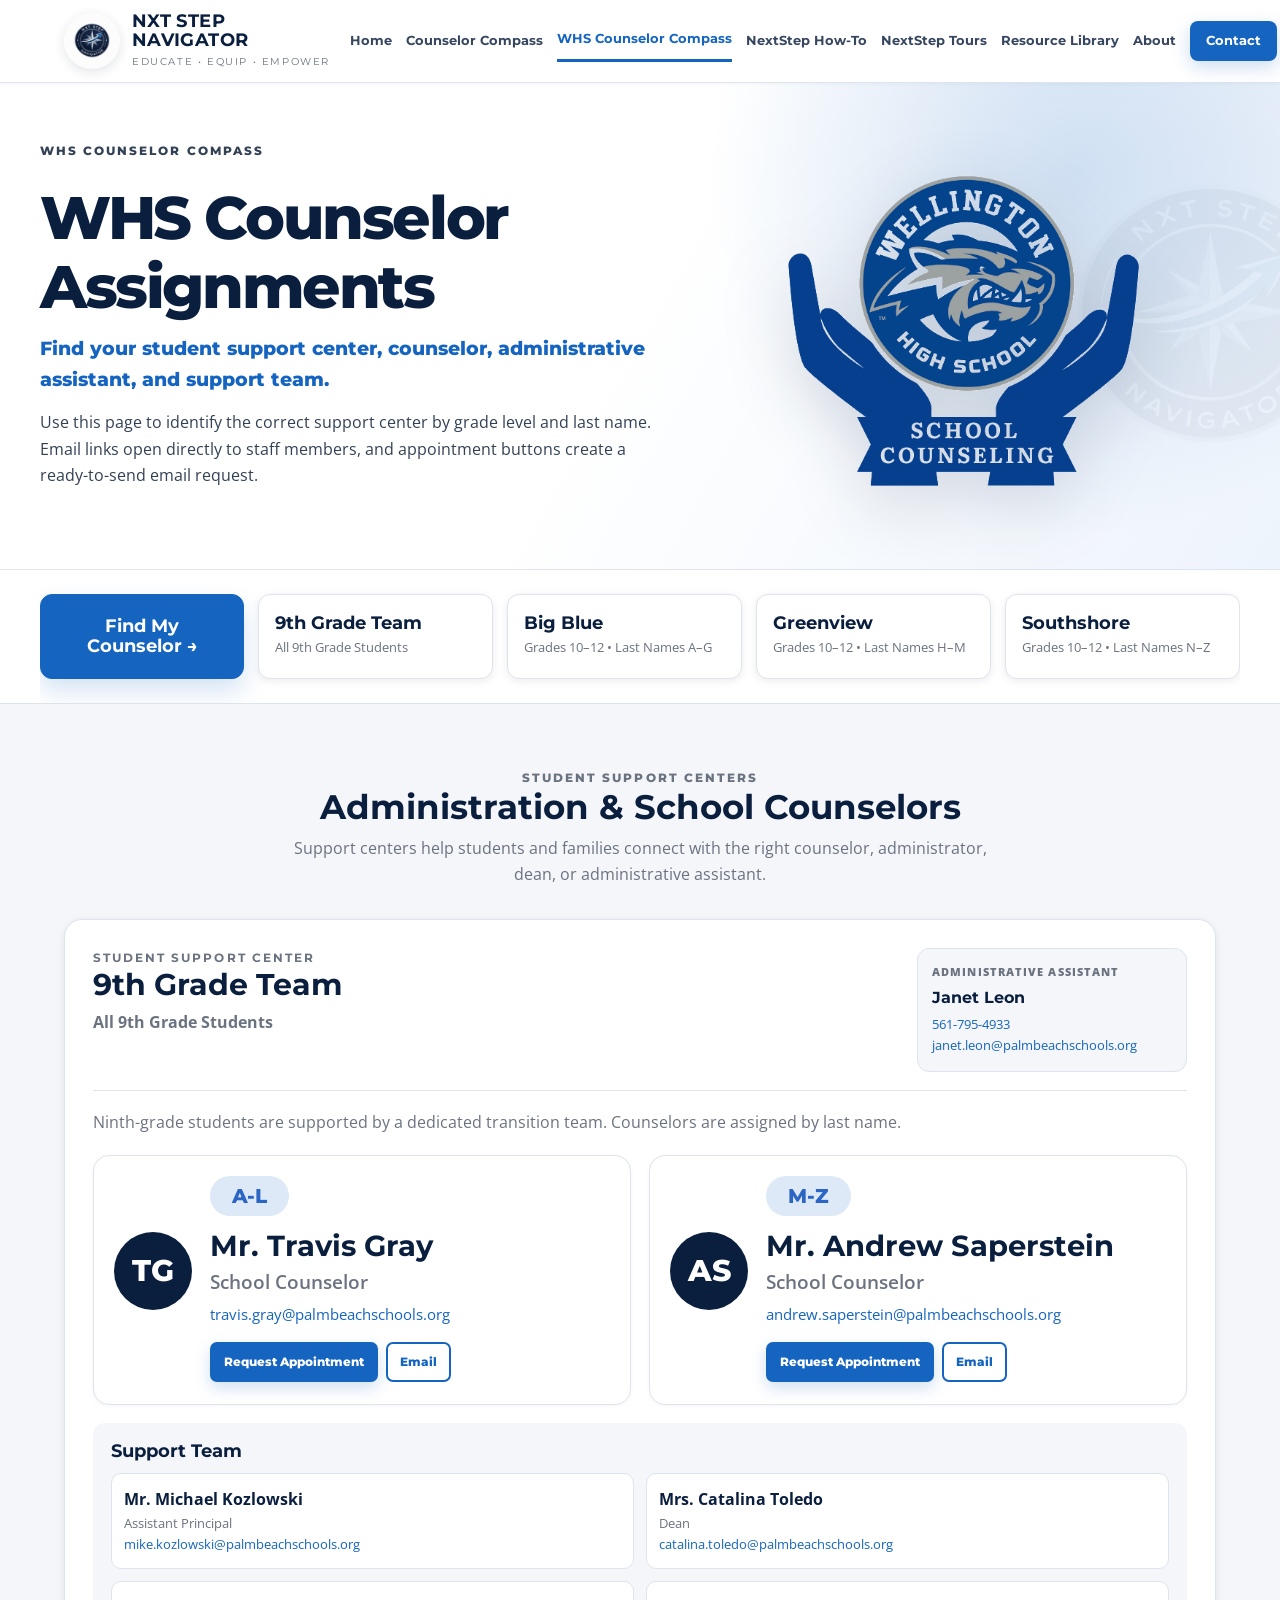
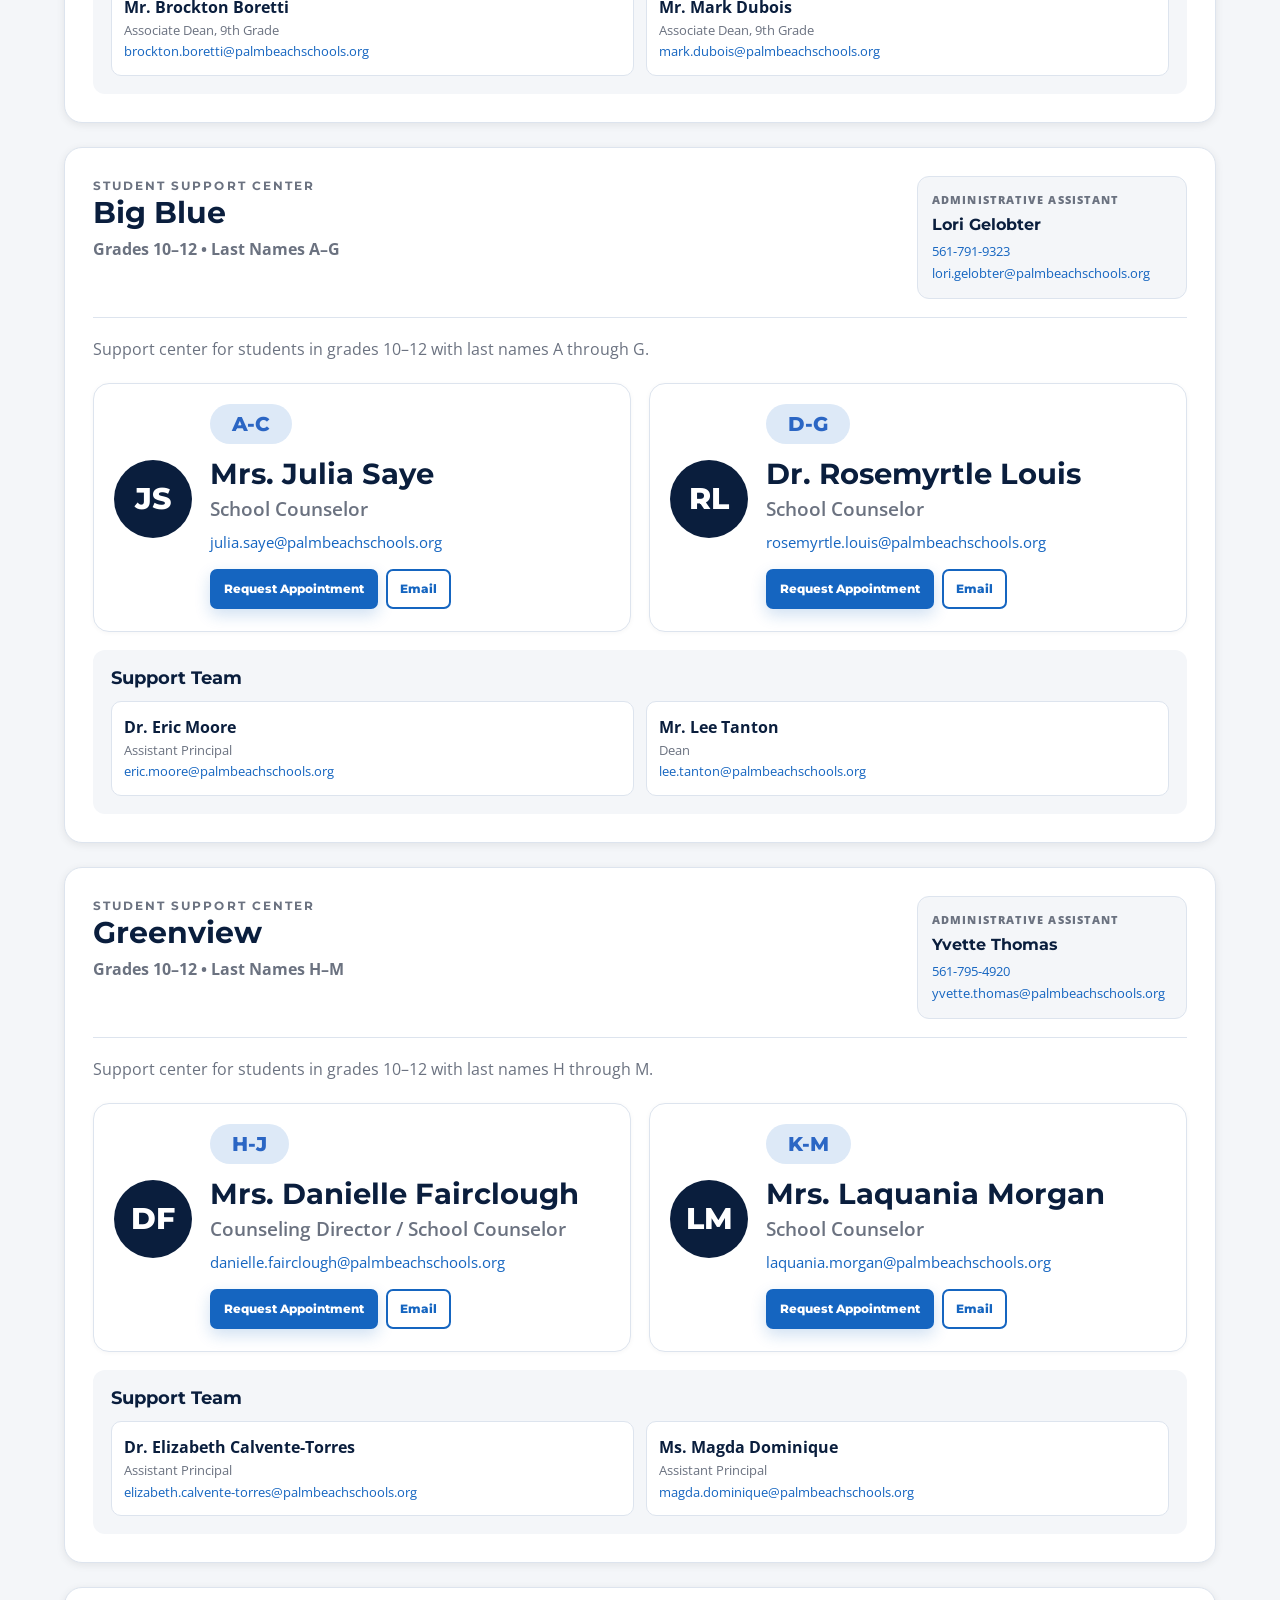
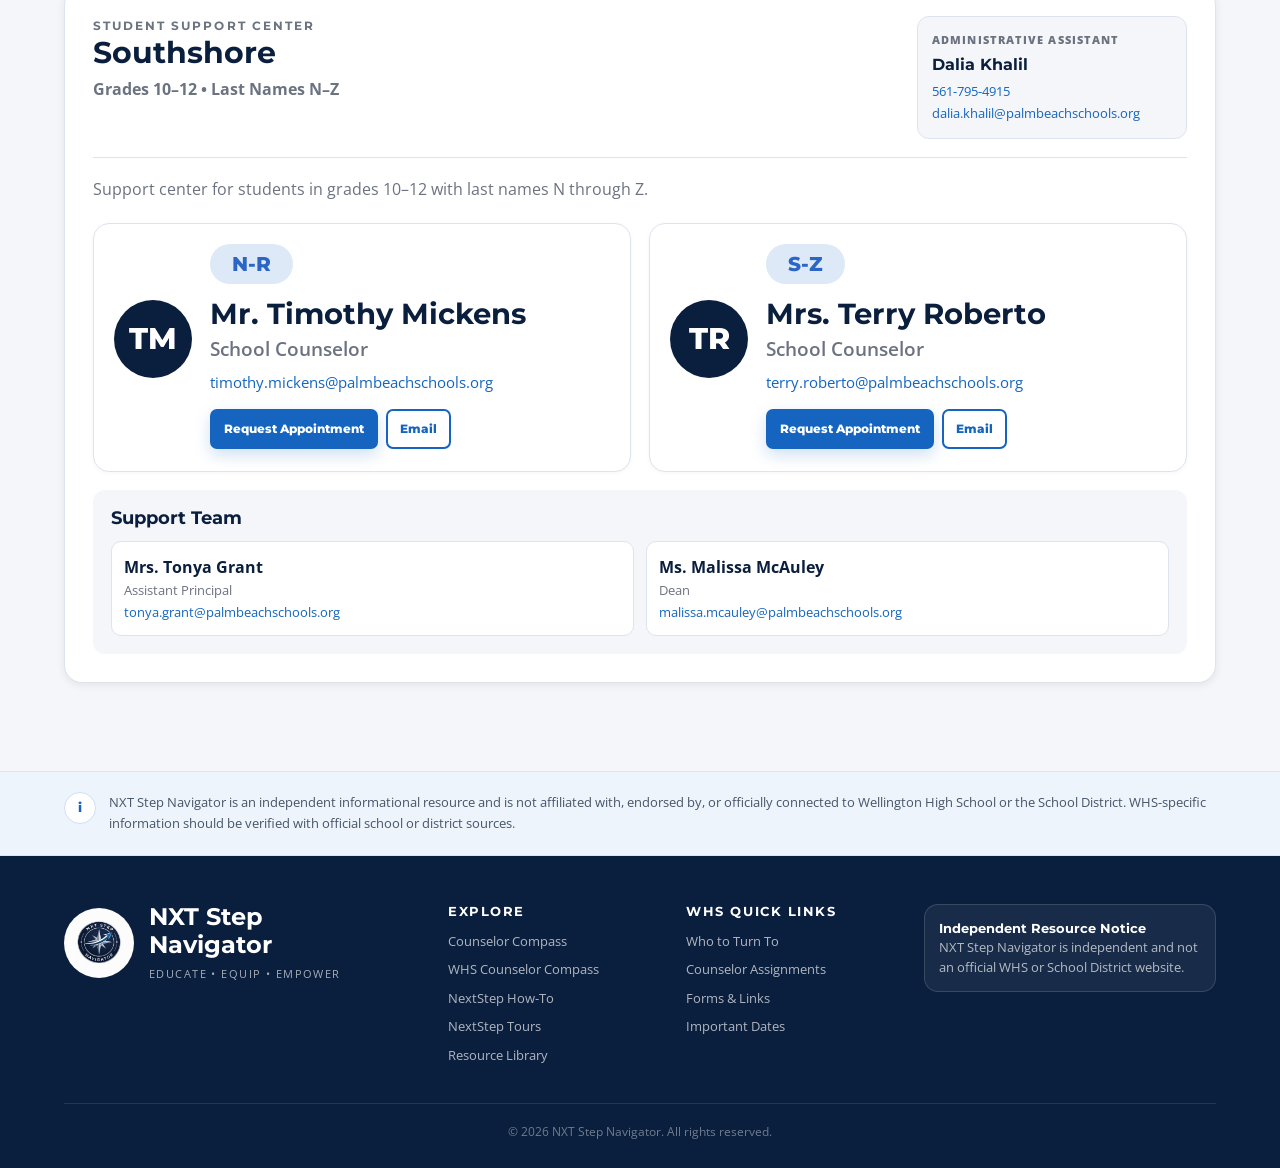
<file: whs-counselor-compass/whs-counselor-assignments.html>
<!DOCTYPE html>
<html lang="en">
<head>
<meta charset="UTF-8">
<meta name="viewport" content="width=device-width, initial-scale=1.0">
<title>WHS Counselor Assignments — NXT Step Navigator</title>
<link rel="preconnect" href="https://fonts.googleapis.com">
<link rel="preconnect" href="https://fonts.gstatic.com" crossorigin>
<link href="https://fonts.googleapis.com/css2?family=Montserrat:wght@500;600;700;800&family=Open+Sans:wght@400;600;700&display=swap" rel="stylesheet">
<link rel="stylesheet" href="../css/style.css">

<style>
.whs-hero{
  position:relative;
  background:
    radial-gradient(circle at 84% 18%, rgba(21,101,192,.18), transparent 32%),
    linear-gradient(120deg, #FFFFFF 0%, #FFFFFF 48%, #EEF4FC 100%);
  border-bottom:1px solid var(--border);
  overflow:hidden;
}
.whs-hero:before{
  content:"";
  position:absolute;
  right:-145px;
  top:20px;
  width:430px;
  height:430px;
  background:url('../assets/logos/nxt-step-navigator-badge.png') center/contain no-repeat;
  opacity:.04;
  filter:grayscale(.1);
}
.whs-hero-grid{
  position:relative;
  z-index:1;
  display:grid;
  grid-template-columns:1.05fr .95fr;
  gap:36px;
  align-items:center;
  min-height:430px;
  padding:58px 0;
}
.whs-hero h1{
  font-size:clamp(38px,5.1vw,60px);
  letter-spacing:-.04em;
  margin:0 0 12px;
  font-weight:800;
}
.whs-hero .sub{
  font-family:Montserrat,sans-serif;
  color:var(--blue);
  font-weight:800;
  font-size:19px;
  margin:0 0 14px;
}
.whs-hero p{color:#334155;max-width:670px;margin:0 0 22px}
.whs-visual{position:relative;min-height:300px;display:flex;align-items:center;justify-content:center}
.whs-counseling-logo,
.whs-campus-logo{
  display:block;
  margin:0 auto;
  filter:drop-shadow(0 18px 34px rgba(10,30,61,.16));
}
.whs-counseling-logo{width:min(365px,88%)}
.whs-campus-logo{width:min(250px,76%); opacity:.96}
.whs-card-grid{display:grid;grid-template-columns:repeat(5,minmax(0,1fr));gap:16px}
.whs-card{
  position:relative;background:#fff;border:1px solid var(--border);border-radius:16px;
  box-shadow:var(--shadow);padding:22px 18px;min-height:232px;display:flex;flex-direction:column;
  align-items:center;text-align:center;transition:.18s;
}
.whs-card:hover{transform:translateY(-4px);box-shadow:0 16px 42px rgba(10,30,61,.12);border-color:#C8D8ED}
.whs-card:before{content:"";position:absolute;left:18px;right:18px;top:0;height:4px;background:var(--blue);border-radius:0 0 6px 6px;opacity:0;transition:.18s}
.whs-card:hover:before{opacity:1}
.whs-card .icon-badge{width:58px;height:58px;margin-bottom:14px}
.whs-card h3{font-size:16.5px;margin:0 0 8px}
.whs-card p{color:var(--gray);font-size:13px;line-height:1.52;margin:0 0 14px}
.whs-card .card-link{margin-top:auto}
.whs-warning{
  background:#FFF7ED;border:1px solid #FED7AA;border-radius:18px;padding:18px 20px;
  display:flex;gap:14px;align-items:flex-start;margin-top:22px;color:#7C2D12;
}
.whs-warning strong{font-family:Montserrat,sans-serif;color:#7C2D12}
.whs-warning p{margin:0;font-size:13.5px;line-height:1.55}
.contact-grid{display:grid;grid-template-columns:repeat(2,minmax(0,1fr));gap:18px}
.center-section{background:#fff;border:1px solid var(--border);border-radius:18px;padding:28px;margin-bottom:24px;box-shadow:var(--shadow)}
.center-header{display:flex;align-items:flex-start;justify-content:space-between;gap:18px;border-bottom:1px solid var(--border);padding-bottom:18px;margin-bottom:18px}
.center-header h2{font-size:30px;margin:0 0 6px}
.center-header p{margin:0;color:var(--gray);font-weight:700}
.admin-assistant{background:var(--light);border:1px solid var(--border);border-radius:12px;padding:14px;min-width:270px}
.admin-assistant span{display:block;font-size:11px;text-transform:uppercase;letter-spacing:.1em;color:var(--gray);font-weight:800}
.admin-assistant strong{display:block;font-family:Montserrat,sans-serif;color:var(--navy);margin:3px 0}
.admin-assistant a{display:block;color:var(--blue);font-size:13px;word-break:break-word}
.center-desc{color:var(--gray);margin:0 0 20px}
.staff-card{
  display:flex;gap:18px;border:1px solid var(--border);border-radius:16px;background:#fff;
  padding:20px 20px 22px;box-shadow:0 1px 5px rgba(0,0,0,.04);align-items:flex-start;
}
.avatar{
  width:78px;height:78px;border-radius:50%;background:var(--navy);color:white;
  display:flex;align-items:center;justify-content:center;font-family:Montserrat,sans-serif;
  font-weight:800;font-size:30px;flex:0 0 78px;margin-top:56px;
}
.staff-info{flex:1;min-width:0}
.alpha-range{
  display:inline-block;
  background:#DDE9F7;
  color:#2B66C4;
  font-size:20px;
  font-family:Montserrat,sans-serif;
  font-weight:800;
  border-radius:999px;
  padding:10px 22px;
  margin-bottom:14px;
  line-height:1;
}
.staff-info h3{
  font-size:29px;
  line-height:1.08;
  margin:0 0 10px;
}
.staff-info p{
  margin:0 0 8px;
  color:var(--gray);
  font-weight:600;
  font-size:19px;
  line-height:1.15;
}
.email{color:var(--blue);font-size:15px;word-break:break-word}
.card-actions{display:flex;gap:8px;flex-wrap:wrap;margin-top:14px}
.btn.small{font-size:12px;padding:8px 12px;border-radius:7px}
.btn.ghost{background:#fff;color:var(--blue);box-shadow:none}
.support-team{background:var(--light);border-radius:12px;padding:18px;margin-top:18px}
.support-team h3{margin:0 0 12px;font-size:18px}.support-team ul{list-style:none;margin:0;padding:0;display:grid;grid-template-columns:repeat(2,minmax(0,1fr));gap:12px}
.support-team li{background:white;border:1px solid var(--border);border-radius:10px;padding:12px}.support-team strong{display:block;color:var(--navy)}
.support-team span{display:block;color:var(--gray);font-size:13px}.support-team a{display:block;color:var(--blue);font-size:13px;word-break:break-word}
.quick-grid{display:grid;grid-template-columns:repeat(5,1fr);gap:14px}
.quick-card{border:1px solid var(--border);border-radius:12px;padding:18px;background:#fff;box-shadow:var(--shadow)}
.quick-card strong{font-family:Montserrat,sans-serif;color:var(--navy);display:block}.quick-card span{font-size:13px;color:var(--gray)}
.people-grid{display:grid;grid-template-columns:repeat(3,minmax(0,1fr));gap:16px}
.person-card{background:#fff;border:1px solid var(--border);border-radius:16px;padding:18px;box-shadow:var(--shadow);display:flex;gap:14px;align-items:flex-start}
.person-card h3{font-size:16px;margin:0 0 4px}.person-card p{margin:0 0 6px;color:#334155;font-weight:700;font-size:13.5px}.person-card a{color:var(--blue);font-size:13px;word-break:break-word}
.role-dot{width:42px;height:42px;border-radius:50%;background:var(--navy);color:#fff;display:flex;align-items:center;justify-content:center;font-family:Montserrat,sans-serif;font-weight:800;flex:0 0 auto}
.group-heading{margin:34px 0 14px;border-left:5px solid var(--blue);padding-left:12px}
.group-heading h2{margin:0;font-size:24px}.group-heading p{margin:3px 0 0;color:var(--gray)}
@media (max-width:1040px){
  .whs-card-grid{grid-template-columns:repeat(3,1fr)}
  .people-grid{grid-template-columns:repeat(2,1fr)}
}
@media (max-width:820px){
  .whs-hero-grid{grid-template-columns:1fr;min-height:auto;padding:44px 0}
  .whs-visual{min-height:230px}
  .whs-counseling-logo{width:min(300px,86%)}
  .whs-campus-logo{width:min(220px,70%)}
  .whs-card-grid,.contact-grid{grid-template-columns:repeat(2,1fr)}.quick-grid{grid-template-columns:repeat(2,1fr)}
  .center-header{flex-direction:column}
  .support-team ul{grid-template-columns:1fr}
  .staff-card{padding:18px}
  .avatar{width:70px;height:70px;flex-basis:70px;font-size:27px;margin-top:50px}
  .alpha-range{font-size:18px;padding:9px 18px}
  .staff-info h3{font-size:25px}
  .staff-info p{font-size:17px}
}
@media (max-width:560px){
  .whs-card-grid,.contact-grid,.quick-grid,.people-grid{grid-template-columns:1fr}
  .whs-card{min-height:auto}
  .staff-card{flex-direction:column;gap:14px}
  .avatar{margin-top:0}
}

/* Quick support-center row update */
.quick-grid{
  display:grid !important;
  grid-template-columns:1.2fr repeat(4, minmax(235px, 1fr)) !important;
  gap:14px !important;
  align-items:stretch;
  overflow-x:auto;
  padding-bottom:8px;
}

.quick-card{
  min-width:0;
  padding:18px 16px !important;
}

.quick-card strong{
  font-size:18px !important;
  line-height:1.15;
  white-space:normal;
  overflow-wrap:break-word;
}
.quick-card span{
  font-size:13px !important;
  line-height:1.35;
  white-space:nowrap;
  overflow-wrap:normal;
}

.find-counselor-card{
  background:var(--blue) !important;
  border-color:var(--blue) !important;
  color:#fff !important;
  box-shadow:0 12px 24px rgba(21,101,192,.18) !important;
  display:flex;
  align-items:center;
  justify-content:center;
  text-align:center;
}

.find-counselor-card strong{
  color:#fff !important;
  font-size:18px !important;
  line-height:1.15;
  white-space:normal;
  overflow-wrap:break-word;
}

.find-counselor-card span{
  display:none;
}

@media (max-width:1040px){
  .quick-grid{
    grid-template-columns:repeat(5, minmax(160px, 1fr)) !important;
    overflow-x:auto;
    padding-bottom:8px !important;
  }
}

@media (max-width:820px){
  .quick-grid{
    grid-template-columns:repeat(5, minmax(165px, 1fr)) !important;
    overflow-x:auto;
  }
}

</style>

</head>
<body>
<a class="skip-link" href="#main-content">Skip to main content</a>
<nav class="nav" id="siteNav">
  <div class="container nav-inner">
    <a class="brand" href="../index.html" aria-label="NXT Step Navigator Home">
      <img src="../assets/logos/nxt-step-navigator-badge.png" alt="NXT Step Navigator compass logo">
      <div><strong>NXT Step<br>Navigator</strong><span>Educate • Equip • Empower</span></div>
    </a>
    <button class="nav-toggle" type="button" aria-label="Open navigation" aria-expanded="false">Menu</button>
    <div class="nav-links" aria-label="Main navigation">
      <a href="../index.html">Home</a>
      <a href="../counselor-compass/">Counselor Compass</a>
      <a class="active" href="../whs-counselor-compass/">WHS Counselor Compass</a>
      <a href="../nextstep-how-to/">NextStep How-To</a>
      <a href="../nextstep-tours/">NextStep Tours</a>
      <a href="../resource-library/">Resource Library</a>
      <a href="../about.html">About</a>
      <a class="nav-cta" href="../contact.html">Contact</a>
    </div>
  </div>
</nav>

<header class="whs-hero">
  <div class="container whs-hero-grid">
    <div>
      <p class="eyebrow">WHS Counselor Compass</p>
      <h1>WHS Counselor Assignments</h1>
      <p class="sub">Find your student support center, counselor, administrative assistant, and support team.</p>
      <p>Use this page to identify the correct support center by grade level and last name. Email links open directly to staff members, and appointment buttons create a ready-to-send email request.</p>

    </div>
    <div class="whs-visual" aria-hidden="true">
      <img class="whs-counseling-logo" src="../assets/logos/whs-school-counseling-hands.png" alt="">
    </div>
  </div>
</header>
<section class="section-nav" style="background:#fff;border-bottom:1px solid var(--border)">
  <div class="container quick-grid" style="padding:24px 0"><a class="quick-card find-counselor-card" href="#support-centers"><strong>Find My Counselor →</strong></a><a class="quick-card" href="#9th-grade-team"><strong>9th Grade Team</strong><span>All 9th Grade Students</span></a><a class="quick-card" href="#big-blue"><strong>Big Blue</strong><span>Grades 10–12 • Last Names A–G</span></a><a class="quick-card" href="#greenview"><strong>Greenview</strong><span>Grades 10–12 • Last Names H–M</span></a><a class="quick-card" href="#southshore"><strong>Southshore</strong><span>Grades 10–12 • Last Names N–Z</span></a></div>
</section>
<main id="main-content">
  <section class="section light" id="support-centers">
    <div class="container">
      <div class="section-title">
        <p class="eyebrow">Student Support Centers</p>
        <h2>Administration & School Counselors</h2>
        <p>Support centers help students and families connect with the right counselor, administrator, dean, or administrative assistant.</p>
      </div>
      
<section class="center-section" id="9th-grade-team">
  <div class="center-header">
    <div>
      <p class="eyebrow">Student Support Center</p>
      <h2>9th Grade Team</h2>
      <p>All 9th Grade Students</p>
    </div>
    <div class="admin-assistant">
      <span>Administrative Assistant</span>
      <strong>Janet Leon</strong>
      <a href="tel:5617954933">561-795-4933</a>
      <a href="mailto:janet.leon@palmbeachschools.org">janet.leon@palmbeachschools.org</a>
    </div>
  </div>
  <p class="center-desc">Ninth-grade students are supported by a dedicated transition team. Counselors are assigned by last name.</p>
  <div class="contact-grid">
    
<article class="staff-card">
  <div class="avatar">TG</div>
  <div class="staff-info">
    <span class="alpha-range">A-L</span>
    <h3>Mr. Travis Gray</h3>
    <p>School Counselor</p>
    <a href="mailto:travis.gray@palmbeachschools.org" class="email">travis.gray@palmbeachschools.org</a>
    <div class="card-actions">
      <a class="btn small" href="mailto:travis.gray@palmbeachschools.org?subject=Appointment%20Request%20-%20WHS%20Counselor%20Assignment&body=Hello%20Mr.%20Travis%20Gray,%0D%0A%0D%0AI%20would%20like%20to%20request%20an%20appointment.%0D%0A%0D%0AStudent%20Name:%0D%0AGrade:%0D%0AStudent%20ID:%0D%0AReason%20for%20appointment:%0D%0A%0D%0AThank%20you.">Request Appointment</a>
      <a class="btn ghost small" href="mailto:travis.gray@palmbeachschools.org">Email</a>
    </div>
  </div>
</article>

<article class="staff-card">
  <div class="avatar">AS</div>
  <div class="staff-info">
    <span class="alpha-range">M-Z</span>
    <h3>Mr. Andrew Saperstein</h3>
    <p>School Counselor</p>
    <a href="mailto:andrew.saperstein@palmbeachschools.org" class="email">andrew.saperstein@palmbeachschools.org</a>
    <div class="card-actions">
      <a class="btn small" href="mailto:andrew.saperstein@palmbeachschools.org?subject=Appointment%20Request%20-%20WHS%20Counselor%20Assignment&body=Hello%20Mr.%20Andrew%20Saperstein,%0D%0A%0D%0AI%20would%20like%20to%20request%20an%20appointment.%0D%0A%0D%0AStudent%20Name:%0D%0AGrade:%0D%0AStudent%20ID:%0D%0AReason%20for%20appointment:%0D%0A%0D%0AThank%20you.">Request Appointment</a>
      <a class="btn ghost small" href="mailto:andrew.saperstein@palmbeachschools.org">Email</a>
    </div>
  </div>
</article>

  </div>
  <div class="support-team">
    <h3>Support Team</h3>
    <ul>
      <li>
        <strong>Mr. Michael Kozlowski</strong>
        <span>Assistant Principal</span>
        <a href="mailto:mike.kozlowski@palmbeachschools.org">mike.kozlowski@palmbeachschools.org</a>
      </li>
      <li>
        <strong>Mrs. Catalina Toledo</strong>
        <span>Dean</span>
        <a href="mailto:catalina.toledo@palmbeachschools.org">catalina.toledo@palmbeachschools.org</a>
      </li>
      <li>
        <strong>Mr. Brockton Boretti</strong>
        <span>Associate Dean, 9th Grade</span>
        <a href="mailto:brockton.boretti@palmbeachschools.org">brockton.boretti@palmbeachschools.org</a>
      </li>
      <li>
        <strong>Mr. Mark Dubois</strong>
        <span>Associate Dean, 9th Grade</span>
        <a href="mailto:mark.dubois@palmbeachschools.org">mark.dubois@palmbeachschools.org</a>
      </li>
    </ul>
  </div>
</section>

<section class="center-section" id="big-blue">
  <div class="center-header">
    <div>
      <p class="eyebrow">Student Support Center</p>
      <h2>Big Blue</h2>
      <p>Grades 10–12 • Last Names A–G</p>
    </div>
    <div class="admin-assistant">
      <span>Administrative Assistant</span>
      <strong>Lori Gelobter</strong>
      <a href="tel:5617919323">561-791-9323</a>
      <a href="mailto:lori.gelobter@palmbeachschools.org">lori.gelobter@palmbeachschools.org</a>
    </div>
  </div>
  <p class="center-desc">Support center for students in grades 10–12 with last names A through G.</p>
  <div class="contact-grid">
    
<article class="staff-card">
  <div class="avatar">JS</div>
  <div class="staff-info">
    <span class="alpha-range">A-C</span>
    <h3>Mrs. Julia Saye</h3>
    <p>School Counselor</p>
    <a href="mailto:julia.saye@palmbeachschools.org" class="email">julia.saye@palmbeachschools.org</a>
    <div class="card-actions">
      <a class="btn small" href="mailto:julia.saye@palmbeachschools.org?subject=Appointment%20Request%20-%20WHS%20Counselor%20Assignment&body=Hello%20Mrs.%20Julia%20Saye,%0D%0A%0D%0AI%20would%20like%20to%20request%20an%20appointment.%0D%0A%0D%0AStudent%20Name:%0D%0AGrade:%0D%0AStudent%20ID:%0D%0AReason%20for%20appointment:%0D%0A%0D%0AThank%20you.">Request Appointment</a>
      <a class="btn ghost small" href="mailto:julia.saye@palmbeachschools.org">Email</a>
    </div>
  </div>
</article>

<article class="staff-card">
  <div class="avatar">RL</div>
  <div class="staff-info">
    <span class="alpha-range">D-G</span>
    <h3>Dr. Rosemyrtle Louis</h3>
    <p>School Counselor</p>
    <a href="mailto:rosemyrtle.louis@palmbeachschools.org" class="email">rosemyrtle.louis@palmbeachschools.org</a>
    <div class="card-actions">
      <a class="btn small" href="mailto:rosemyrtle.louis@palmbeachschools.org?subject=Appointment%20Request%20-%20WHS%20Counselor%20Assignment&body=Hello%20Dr.%20Rosemyrtle%20Louis,%0D%0A%0D%0AI%20would%20like%20to%20request%20an%20appointment.%0D%0A%0D%0AStudent%20Name:%0D%0AGrade:%0D%0AStudent%20ID:%0D%0AReason%20for%20appointment:%0D%0A%0D%0AThank%20you.">Request Appointment</a>
      <a class="btn ghost small" href="mailto:rosemyrtle.louis@palmbeachschools.org">Email</a>
    </div>
  </div>
</article>

  </div>
  <div class="support-team">
    <h3>Support Team</h3>
    <ul>
      <li>
        <strong>Dr. Eric Moore</strong>
        <span>Assistant Principal</span>
        <a href="mailto:eric.moore@palmbeachschools.org">eric.moore@palmbeachschools.org</a>
      </li>
      <li>
        <strong>Mr. Lee Tanton</strong>
        <span>Dean</span>
        <a href="mailto:lee.tanton@palmbeachschools.org">lee.tanton@palmbeachschools.org</a>
      </li>
    </ul>
  </div>
</section>

<section class="center-section" id="greenview">
  <div class="center-header">
    <div>
      <p class="eyebrow">Student Support Center</p>
      <h2>Greenview</h2>
      <p>Grades 10–12 • Last Names H–M</p>
    </div>
    <div class="admin-assistant">
      <span>Administrative Assistant</span>
      <strong>Yvette Thomas</strong>
      <a href="tel:5617954920">561-795-4920</a>
      <a href="mailto:yvette.thomas@palmbeachschools.org">yvette.thomas@palmbeachschools.org</a>
    </div>
  </div>
  <p class="center-desc">Support center for students in grades 10–12 with last names H through M.</p>
  <div class="contact-grid">
    
<article class="staff-card">
  <div class="avatar">DF</div>
  <div class="staff-info">
    <span class="alpha-range">H-J</span>
    <h3>Mrs. Danielle Fairclough</h3>
    <p>Counseling Director / School Counselor</p>
    <a href="mailto:danielle.fairclough@palmbeachschools.org" class="email">danielle.fairclough@palmbeachschools.org</a>
    <div class="card-actions">
      <a class="btn small" href="mailto:danielle.fairclough@palmbeachschools.org?subject=Appointment%20Request%20-%20WHS%20Counselor%20Assignment&body=Hello%20Mrs.%20Danielle%20Fairclough,%0D%0A%0D%0AI%20would%20like%20to%20request%20an%20appointment.%0D%0A%0D%0AStudent%20Name:%0D%0AGrade:%0D%0AStudent%20ID:%0D%0AReason%20for%20appointment:%0D%0A%0D%0AThank%20you.">Request Appointment</a>
      <a class="btn ghost small" href="mailto:danielle.fairclough@palmbeachschools.org">Email</a>
    </div>
  </div>
</article>

<article class="staff-card">
  <div class="avatar">LM</div>
  <div class="staff-info">
    <span class="alpha-range">K-M</span>
    <h3>Mrs. Laquania Morgan</h3>
    <p>School Counselor</p>
    <a href="mailto:laquania.morgan@palmbeachschools.org" class="email">laquania.morgan@palmbeachschools.org</a>
    <div class="card-actions">
      <a class="btn small" href="mailto:laquania.morgan@palmbeachschools.org?subject=Appointment%20Request%20-%20WHS%20Counselor%20Assignment&body=Hello%20Mrs.%20Laquania%20Morgan,%0D%0A%0D%0AI%20would%20like%20to%20request%20an%20appointment.%0D%0A%0D%0AStudent%20Name:%0D%0AGrade:%0D%0AStudent%20ID:%0D%0AReason%20for%20appointment:%0D%0A%0D%0AThank%20you.">Request Appointment</a>
      <a class="btn ghost small" href="mailto:laquania.morgan@palmbeachschools.org">Email</a>
    </div>
  </div>
</article>

  </div>
  <div class="support-team">
    <h3>Support Team</h3>
    <ul>
      <li>
        <strong>Dr. Elizabeth Calvente-Torres</strong>
        <span>Assistant Principal</span>
        <a href="mailto:elizabeth.calvente-torres@palmbeachschools.org">elizabeth.calvente-torres@palmbeachschools.org</a>
      </li>
      <li>
        <strong>Ms. Magda Dominique</strong>
        <span>Assistant Principal</span>
        <a href="mailto:magda.dominique@palmbeachschools.org">magda.dominique@palmbeachschools.org</a>
      </li>
    </ul>
  </div>
</section>

<section class="center-section" id="southshore">
  <div class="center-header">
    <div>
      <p class="eyebrow">Student Support Center</p>
      <h2>Southshore</h2>
      <p>Grades 10–12 • Last Names N–Z</p>
    </div>
    <div class="admin-assistant">
      <span>Administrative Assistant</span>
      <strong>Dalia Khalil</strong>
      <a href="tel:5617954915">561-795-4915</a>
      <a href="mailto:dalia.khalil@palmbeachschools.org">dalia.khalil@palmbeachschools.org</a>
    </div>
  </div>
  <p class="center-desc">Support center for students in grades 10–12 with last names N through Z.</p>
  <div class="contact-grid">
    
<article class="staff-card">
  <div class="avatar">TM</div>
  <div class="staff-info">
    <span class="alpha-range">N-R</span>
    <h3>Mr. Timothy Mickens</h3>
    <p>School Counselor</p>
    <a href="mailto:timothy.mickens@palmbeachschools.org" class="email">timothy.mickens@palmbeachschools.org</a>
    <div class="card-actions">
      <a class="btn small" href="mailto:timothy.mickens@palmbeachschools.org?subject=Appointment%20Request%20-%20WHS%20Counselor%20Assignment&body=Hello%20Mr.%20Timothy%20Mickens,%0D%0A%0D%0AI%20would%20like%20to%20request%20an%20appointment.%0D%0A%0D%0AStudent%20Name:%0D%0AGrade:%0D%0AStudent%20ID:%0D%0AReason%20for%20appointment:%0D%0A%0D%0AThank%20you.">Request Appointment</a>
      <a class="btn ghost small" href="mailto:timothy.mickens@palmbeachschools.org">Email</a>
    </div>
  </div>
</article>

<article class="staff-card">
  <div class="avatar">TR</div>
  <div class="staff-info">
    <span class="alpha-range">S-Z</span>
    <h3>Mrs. Terry Roberto</h3>
    <p>School Counselor</p>
    <a href="mailto:terry.roberto@palmbeachschools.org" class="email">terry.roberto@palmbeachschools.org</a>
    <div class="card-actions">
      <a class="btn small" href="mailto:terry.roberto@palmbeachschools.org?subject=Appointment%20Request%20-%20WHS%20Counselor%20Assignment&body=Hello%20Mrs.%20Terry%20Roberto,%0D%0A%0D%0AI%20would%20like%20to%20request%20an%20appointment.%0D%0A%0D%0AStudent%20Name:%0D%0AGrade:%0D%0AStudent%20ID:%0D%0AReason%20for%20appointment:%0D%0A%0D%0AThank%20you.">Request Appointment</a>
      <a class="btn ghost small" href="mailto:terry.roberto@palmbeachschools.org">Email</a>
    </div>
  </div>
</article>

  </div>
  <div class="support-team">
    <h3>Support Team</h3>
    <ul><li><strong>Mrs. Tonya Grant</strong><span>Assistant Principal</span><a href="mailto:tonya.grant@palmbeachschools.org">tonya.grant@palmbeachschools.org</a></li><li><strong>Ms. Malissa McAuley</strong><span>Dean</span><a href="mailto:malissa.mcauley@palmbeachschools.org">malissa.mcauley@palmbeachschools.org</a></li></ul>
  </div>
</section>

    </div>
  </section>
</main>

<section class="disclaimer">
  <div class="container">
    <div class="info-dot">i</div>
    <div>NXT Step Navigator is an independent informational resource and is not affiliated with, endorsed by, or officially connected to Wellington High School or the School District. WHS-specific information should be verified with official school or district sources.</div>
  </div>
</section>
<footer class="footer">
  <div class="container">
    <div class="footer-grid">
      <div><div class="footer-brand"><img src="../assets/logos/nxt-step-navigator-badge.png" alt="NXT Step Navigator logo"><div><strong>NXT Step<br>Navigator</strong><span>Educate • Equip • Empower</span></div></div></div>
      <div class="footer-col"><h4>Explore</h4><a href="../counselor-compass/">Counselor Compass</a><a href="../whs-counselor-compass/">WHS Counselor Compass</a><a href="../nextstep-how-to/">NextStep How-To</a><a href="../nextstep-tours/">NextStep Tours</a><a href="../resource-library/">Resource Library</a></div>
      <div class="footer-col"><h4>WHS Quick Links</h4><a href="whs-who-to-contact.html">Who to Turn To</a><a href="whs-counselor-assignments.html">Counselor Assignments</a><a href="whs-forms-links.html">Forms & Links</a><a href="whs-important-dates.html">Important Dates</a></div>
      <div class="footer-note"><p><strong style="color:#fff;font-family:Montserrat,sans-serif;">Independent Resource Notice</strong><br>NXT Step Navigator is independent and not an official WHS or School District website.</p></div>
    </div>
    <div class="copyright">© 2026 NXT Step Navigator. All rights reserved.</div>
  </div>
</footer>
<div class="toast" id="futureToast" role="status" aria-live="polite"><strong>Page coming next</strong><span>This section is planned and will be created in a future update.</span></div>
<script src="../js/main.js"></script>
<script>
document.querySelectorAll('.future-link').forEach(function(link){
  link.addEventListener('click', function(event){
    event.preventDefault();
    var toast = document.getElementById('futureToast');
    if(toast){
      var label = link.getAttribute('data-page') || 'This page';
      toast.querySelector('strong').textContent = label + ' is coming next';
      toast.classList.add('show');
      setTimeout(function(){ toast.classList.remove('show'); }, 2600);
    }
  });
});
</script>
</body>
</html>
</file>
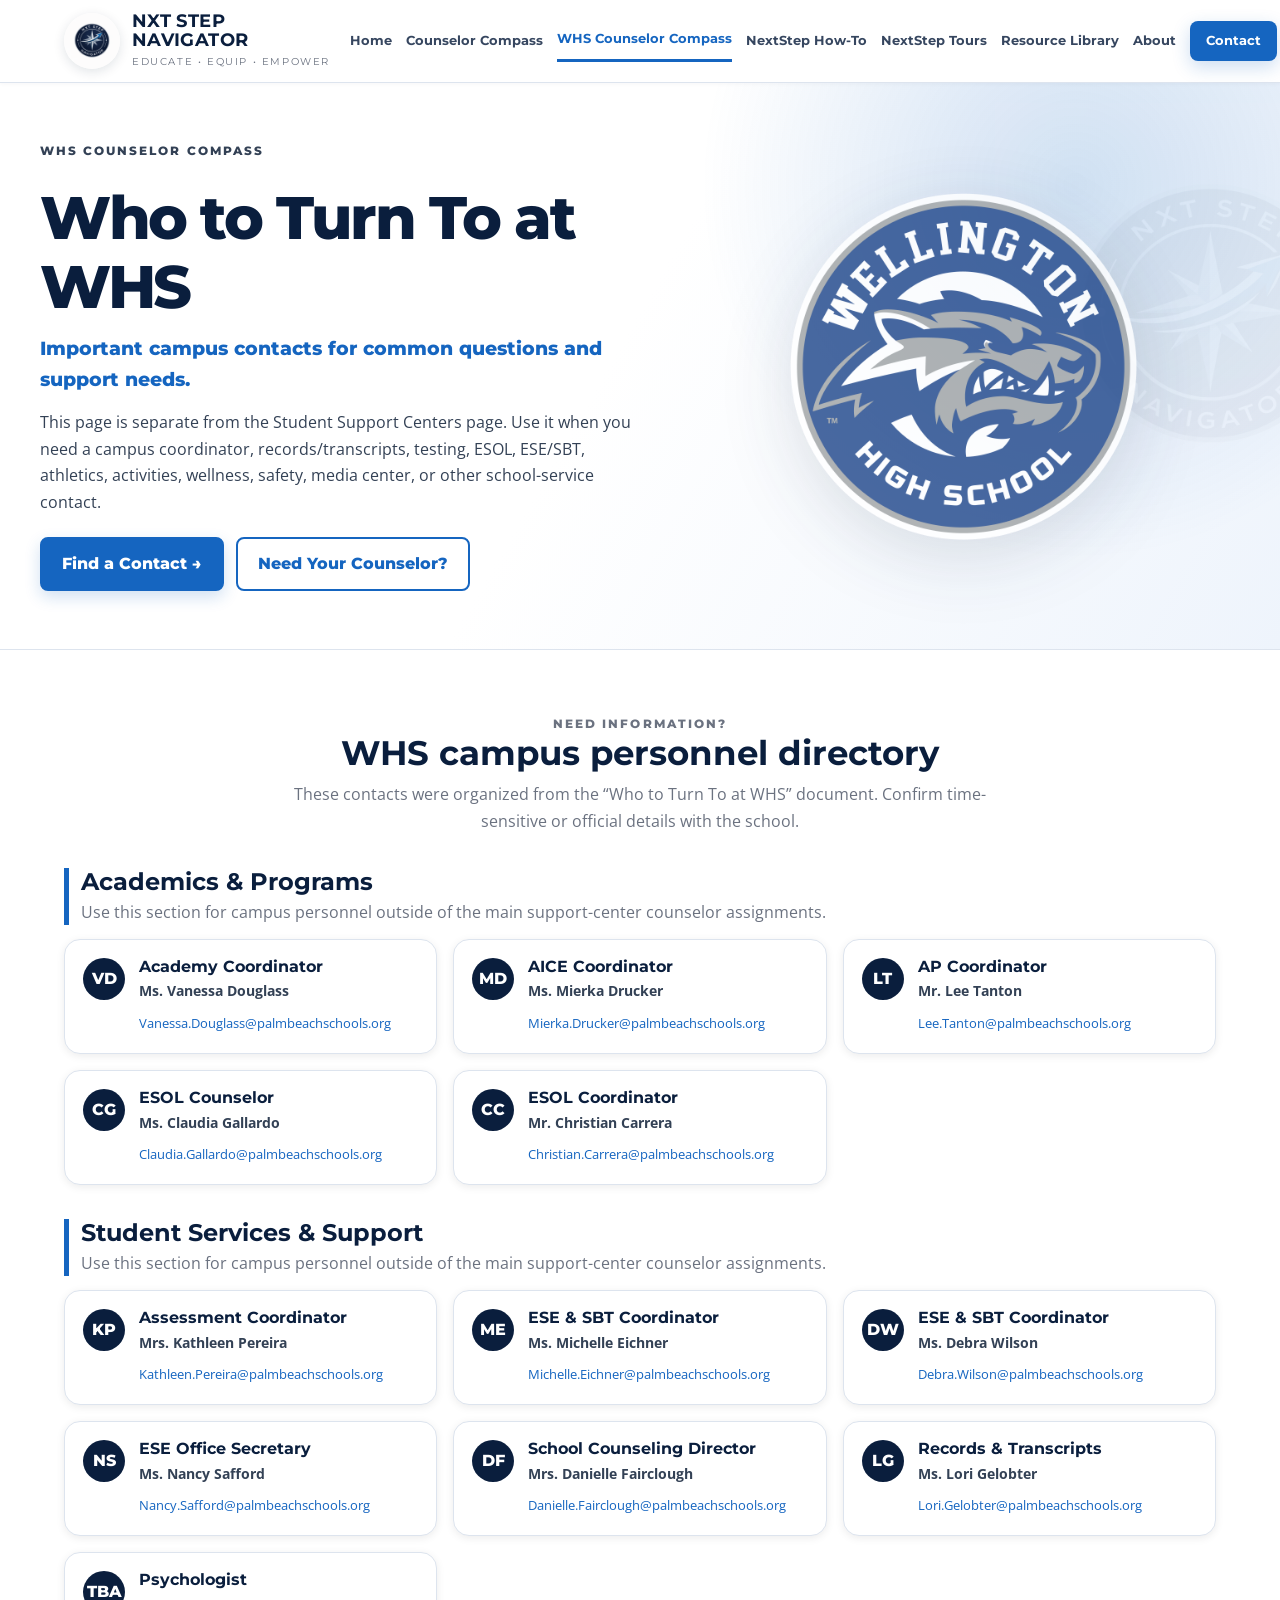
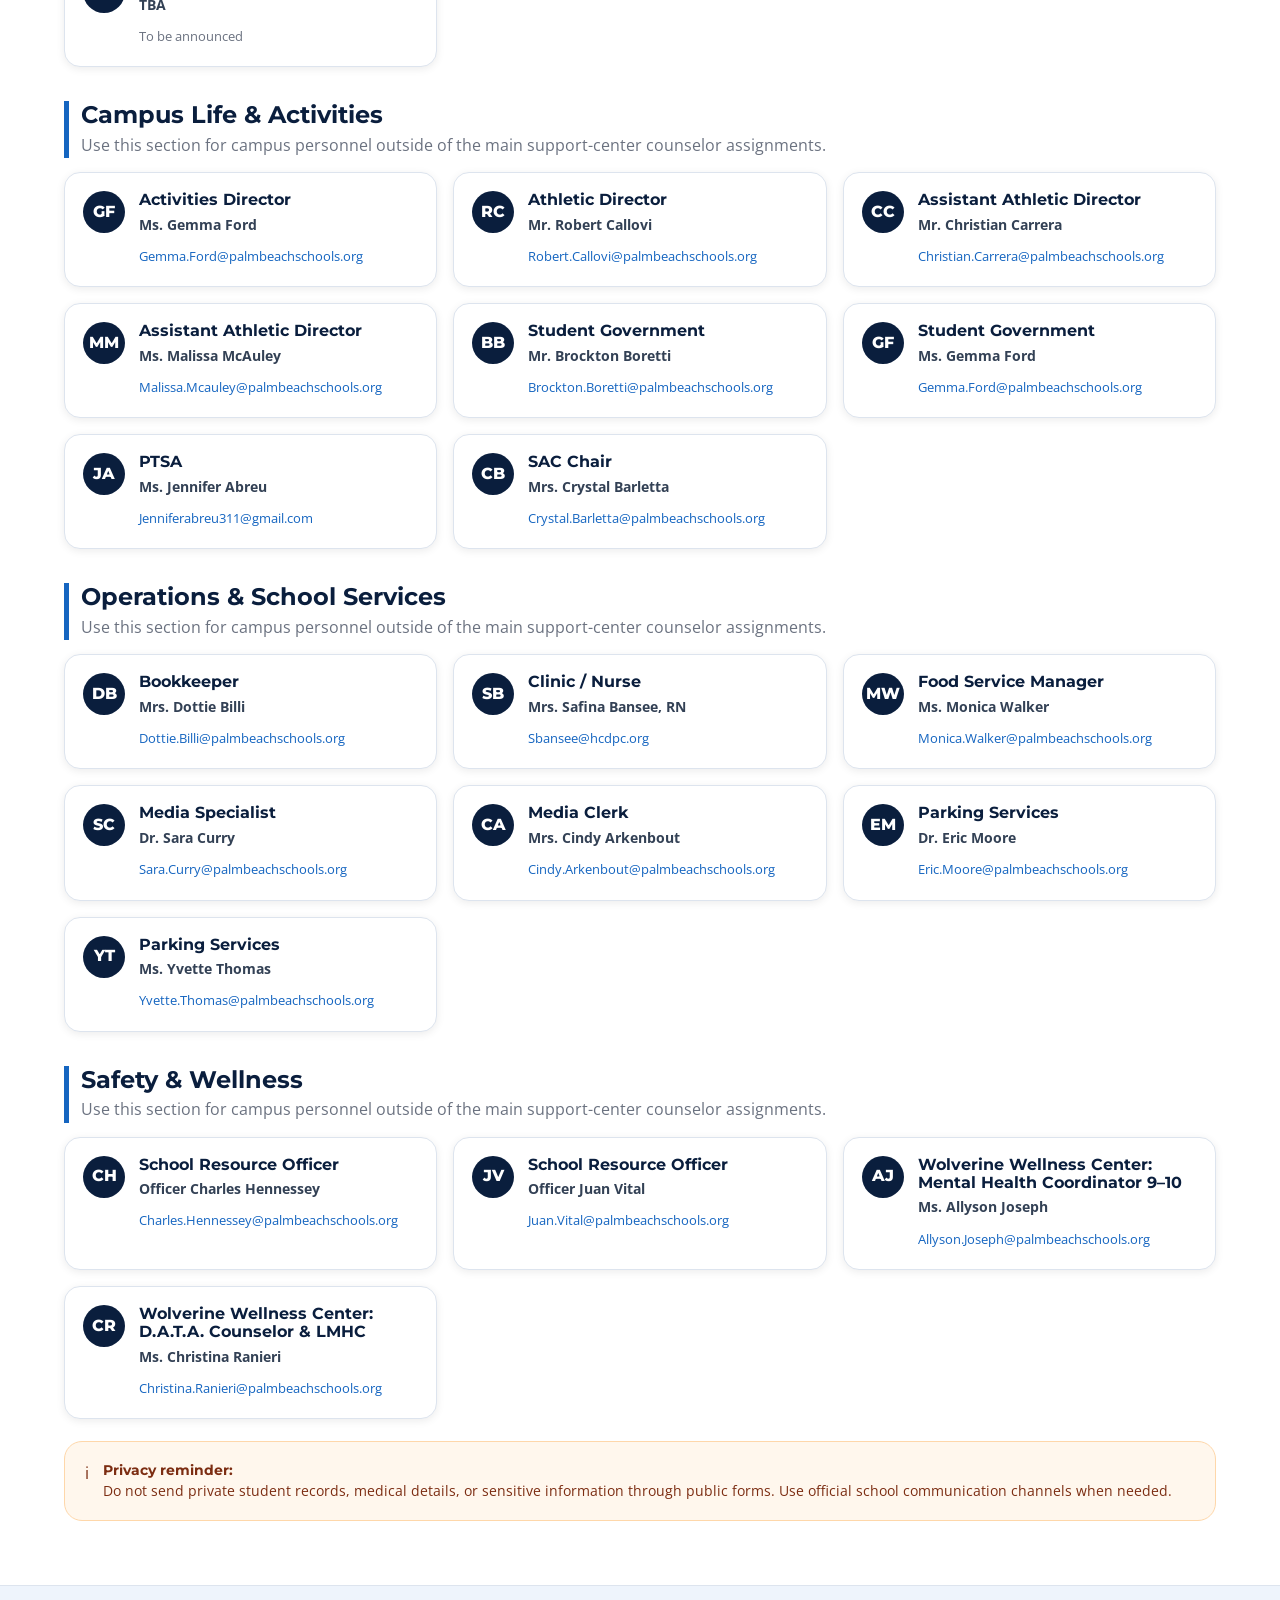
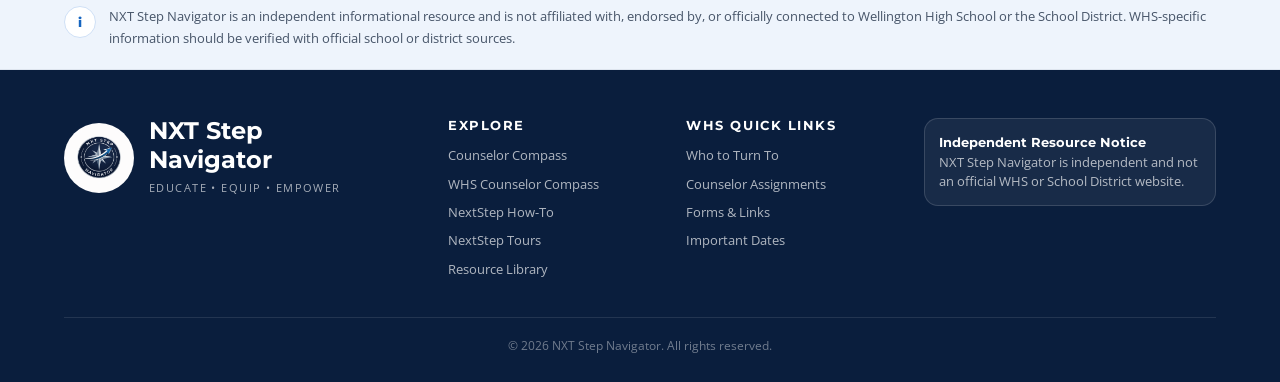
<file: whs-counselor-compass/whs-who-to-contact.html>
<!DOCTYPE html>
<html lang="en">
<head>
<meta charset="UTF-8">
<meta name="viewport" content="width=device-width, initial-scale=1.0">
<title>Who to Turn To at WHS — NXT Step Navigator</title>
<link rel="preconnect" href="https://fonts.googleapis.com">
<link rel="preconnect" href="https://fonts.gstatic.com" crossorigin>
<link href="https://fonts.googleapis.com/css2?family=Montserrat:wght@500;600;700;800&family=Open+Sans:wght@400;600;700&display=swap" rel="stylesheet">
<link rel="stylesheet" href="../css/style.css">

<style>
.whs-hero{
  position:relative;
  background:
    radial-gradient(circle at 84% 18%, rgba(21,101,192,.18), transparent 32%),
    linear-gradient(120deg, #FFFFFF 0%, #FFFFFF 48%, #EEF4FC 100%);
  border-bottom:1px solid var(--border);
  overflow:hidden;
}
.whs-hero:before{
  content:"";
  position:absolute;
  right:-145px;
  top:20px;
  width:430px;
  height:430px;
  background:url('../assets/logos/nxt-step-navigator-badge.png') center/contain no-repeat;
  opacity:.04;
  filter:grayscale(.1);
}
.whs-hero-grid{
  position:relative;
  z-index:1;
  display:grid;
  grid-template-columns:1.05fr .95fr;
  gap:36px;
  align-items:center;
  min-height:430px;
  padding:58px 0;
}
.whs-hero h1{
  font-size:clamp(38px,5.1vw,60px);
  letter-spacing:-.04em;
  margin:0 0 12px;
  font-weight:800;
}
.whs-hero .sub{
  font-family:Montserrat,sans-serif;
  color:var(--blue);
  font-weight:800;
  font-size:19px;
  margin:0 0 14px;
}
.whs-hero p{color:#334155;max-width:670px;margin:0 0 22px}
.whs-visual{position:relative;min-height:300px;display:flex;align-items:center;justify-content:center}
.whs-counseling-logo,
.whs-campus-logo{
  display:block;
  margin:0 auto;
  filter:drop-shadow(0 18px 34px rgba(10,30,61,.16));
}
.whs-counseling-logo{width:min(365px,88%)}
.whs-campus-logo{
  width:min(275px,76%);
  opacity:.94;
  mix-blend-mode:multiply;
}
.whs-card-grid{display:grid;grid-template-columns:repeat(5,minmax(0,1fr));gap:16px}
.whs-card{
  position:relative;background:#fff;border:1px solid var(--border);border-radius:16px;
  box-shadow:var(--shadow);padding:22px 18px;min-height:232px;display:flex;flex-direction:column;
  align-items:center;text-align:center;transition:.18s;
}
.whs-card:hover{transform:translateY(-4px);box-shadow:0 16px 42px rgba(10,30,61,.12);border-color:#C8D8ED}
.whs-card:before{content:"";position:absolute;left:18px;right:18px;top:0;height:4px;background:var(--blue);border-radius:0 0 6px 6px;opacity:0;transition:.18s}
.whs-card:hover:before{opacity:1}
.whs-card .icon-badge{width:58px;height:58px;margin-bottom:14px}
.whs-card h3{font-size:16.5px;margin:0 0 8px}
.whs-card p{color:var(--gray);font-size:13px;line-height:1.52;margin:0 0 14px}
.whs-card .card-link{margin-top:auto}
.whs-warning{
  background:#FFF7ED;border:1px solid #FED7AA;border-radius:18px;padding:18px 20px;
  display:flex;gap:14px;align-items:flex-start;margin-top:22px;color:#7C2D12;
}
.whs-warning strong{font-family:Montserrat,sans-serif;color:#7C2D12}
.whs-warning p{margin:0;font-size:13.5px;line-height:1.55}
.contact-grid{display:grid;grid-template-columns:repeat(2,minmax(0,1fr));gap:18px}
.center-section{background:#fff;border:1px solid var(--border);border-radius:18px;padding:28px;margin-bottom:24px;box-shadow:var(--shadow)}
.center-header{display:flex;align-items:flex-start;justify-content:space-between;gap:18px;border-bottom:1px solid var(--border);padding-bottom:18px;margin-bottom:18px}
.center-header h2{font-size:30px;margin:0 0 6px}
.center-header p{margin:0;color:var(--gray);font-weight:700}
.admin-assistant{background:var(--light);border:1px solid var(--border);border-radius:12px;padding:14px;min-width:270px}
.admin-assistant span{display:block;font-size:11px;text-transform:uppercase;letter-spacing:.1em;color:var(--gray);font-weight:800}
.admin-assistant strong{display:block;font-family:Montserrat,sans-serif;color:var(--navy);margin:3px 0}
.admin-assistant a{display:block;color:var(--blue);font-size:13px;word-break:break-word}
.center-desc{color:var(--gray);margin:0 0 20px}
.staff-card{
  display:flex;gap:18px;border:1px solid var(--border);border-radius:16px;background:#fff;
  padding:20px 20px 22px;box-shadow:0 1px 5px rgba(0,0,0,.04);align-items:flex-start;
}
.avatar{
  width:78px;height:78px;border-radius:50%;background:var(--navy);color:white;
  display:flex;align-items:center;justify-content:center;font-family:Montserrat,sans-serif;
  font-weight:800;font-size:30px;flex:0 0 78px;margin-top:56px;
}
.staff-info{flex:1;min-width:0}
.alpha-range{
  display:inline-block;
  background:#DDE9F7;
  color:#2B66C4;
  font-size:20px;
  font-family:Montserrat,sans-serif;
  font-weight:800;
  border-radius:999px;
  padding:10px 22px;
  margin-bottom:14px;
  line-height:1;
}
.staff-info h3{
  font-size:29px;
  line-height:1.08;
  margin:0 0 10px;
}
.staff-info p{
  margin:0 0 8px;
  color:var(--gray);
  font-weight:600;
  font-size:19px;
  line-height:1.15;
}
.email{color:var(--blue);font-size:15px;word-break:break-word}
.card-actions{display:flex;gap:8px;flex-wrap:wrap;margin-top:14px}
.btn.small{font-size:12px;padding:8px 12px;border-radius:7px}
.btn.ghost{background:#fff;color:var(--blue);box-shadow:none}
.support-team{background:var(--light);border-radius:12px;padding:18px;margin-top:18px}
.support-team h3{margin:0 0 12px;font-size:18px}.support-team ul{list-style:none;margin:0;padding:0;display:grid;grid-template-columns:repeat(2,minmax(0,1fr));gap:12px}
.support-team li{background:white;border:1px solid var(--border);border-radius:10px;padding:12px}.support-team strong{display:block;color:var(--navy)}
.support-team span{display:block;color:var(--gray);font-size:13px}.support-team a{display:block;color:var(--blue);font-size:13px;word-break:break-word}
.quick-grid{display:grid;grid-template-columns:repeat(4,1fr);gap:14px}
.quick-card{border:1px solid var(--border);border-radius:12px;padding:18px;background:#fff;box-shadow:var(--shadow)}
.quick-card strong{font-family:Montserrat,sans-serif;color:var(--navy);display:block}.quick-card span{font-size:13px;color:var(--gray)}
.people-grid{display:grid;grid-template-columns:repeat(3,minmax(0,1fr));gap:16px}
.person-card{background:#fff;border:1px solid var(--border);border-radius:16px;padding:18px;box-shadow:var(--shadow);display:flex;gap:14px;align-items:flex-start}
.person-card h3{font-size:16px;margin:0 0 4px}.person-card p{margin:0 0 6px;color:#334155;font-weight:700;font-size:13.5px}.person-card a{color:var(--blue);font-size:13px;word-break:break-word}
.role-dot{width:42px;height:42px;border-radius:50%;background:var(--navy);color:#fff;display:flex;align-items:center;justify-content:center;font-family:Montserrat,sans-serif;font-weight:800;flex:0 0 auto}
.group-heading{margin:34px 0 14px;border-left:5px solid var(--blue);padding-left:12px}
.group-heading h2{margin:0;font-size:24px}.group-heading p{margin:3px 0 0;color:var(--gray)}
@media (max-width:1040px){
  .whs-card-grid{grid-template-columns:repeat(3,1fr)}
  .people-grid{grid-template-columns:repeat(2,1fr)}
}
@media (max-width:820px){
  .whs-hero-grid{grid-template-columns:1fr;min-height:auto;padding:44px 0}
  .whs-visual{min-height:230px}
  .whs-counseling-logo{width:min(300px,86%)}
  .whs-campus-logo{width:min(220px,70%)}
  .whs-card-grid,.contact-grid,.quick-grid{grid-template-columns:repeat(2,1fr)}
  .center-header{flex-direction:column}
  .support-team ul{grid-template-columns:1fr}
  .staff-card{padding:18px}
  .avatar{width:70px;height:70px;flex-basis:70px;font-size:27px;margin-top:50px}
  .alpha-range{font-size:18px;padding:9px 18px}
  .staff-info h3{font-size:25px}
  .staff-info p{font-size:17px}
}
@media (max-width:560px){
  .whs-card-grid,.contact-grid,.quick-grid,.people-grid{grid-template-columns:1fr}
  .whs-card{min-height:auto}
  .staff-card{flex-direction:column;gap:14px}
  .avatar{margin-top:0}
}
.whs-campus-logo{
  width:min(415px,90%) !important;
  opacity:.80;
  mix-blend-mode:multiply;
}
</style>

</head>
<body>
<a class="skip-link" href="#main-content">Skip to main content</a>
<nav class="nav" id="siteNav">
  <div class="container nav-inner">
    <a class="brand" href="../index.html" aria-label="NXT Step Navigator Home">
      <img src="../assets/logos/nxt-step-navigator-badge.png" alt="NXT Step Navigator compass logo">
      <div><strong>NXT Step<br>Navigator</strong><span>Educate • Equip • Empower</span></div>
    </a>
    <button class="nav-toggle" type="button" aria-label="Open navigation" aria-expanded="false">Menu</button>
    <div class="nav-links" aria-label="Main navigation">
      <a href="../index.html">Home</a>
      <a href="../counselor-compass/">Counselor Compass</a>
      <a class="active" href="../whs-counselor-compass/">WHS Counselor Compass</a>
      <a href="../nextstep-how-to/">NextStep How-To</a>
      <a href="../nextstep-tours/">NextStep Tours</a>
      <a href="../resource-library/">Resource Library</a>
      <a href="../about.html">About</a>
      <a class="nav-cta" href="../contact.html">Contact</a>
    </div>
  </div>
</nav>

<header class="whs-hero">
  <div class="container whs-hero-grid">
    <div>
      <p class="eyebrow">WHS Counselor Compass</p>
      <h1>Who to Turn To at WHS</h1>
      <p class="sub">Important campus contacts for common questions and support needs.</p>
      <p>This page is separate from the Student Support Centers page. Use it when you need a campus coordinator, records/transcripts, testing, ESOL, ESE/SBT, athletics, activities, wellness, safety, media center, or other school-service contact.</p>
      <div class="btn-row">
        <a class="btn" href="#people">Find a Contact →</a>
        <a class="btn secondary" href="whs-counselor-assignments.html">Need Your Counselor?</a>
      </div>
    </div>
    <div class="whs-visual" aria-hidden="true">
      <img class="whs-campus-logo" src="../assets/logos/whs-who-to-turn-to-logo.png" alt="">
    </div>
  </div>
</header>
<main id="main-content">
  <section class="section white" id="people">
    <div class="container">
      <div class="section-title">
        <p class="eyebrow">Need Information?</p>
        <h2>WHS campus personnel directory</h2>
        <p>These contacts were organized from the “Who to Turn To at WHS” document. Confirm time-sensitive or official details with the school.</p>
      </div>
      <div class="group-heading"><h2>Academics & Programs</h2><p>Use this section for campus personnel outside of the main support-center counselor assignments.</p></div><div class="people-grid"><article class="person-card"><div class="role-dot">VD</div><div><h3>Academy Coordinator</h3><p>Ms. Vanessa Douglass</p><a href="mailto:Vanessa.Douglass@palmbeachschools.org">Vanessa.Douglass@palmbeachschools.org</a></div></article><article class="person-card"><div class="role-dot">MD</div><div><h3>AICE Coordinator</h3><p>Ms. Mierka Drucker</p><a href="mailto:Mierka.Drucker@palmbeachschools.org">Mierka.Drucker@palmbeachschools.org</a></div></article><article class="person-card"><div class="role-dot">LT</div><div><h3>AP Coordinator</h3><p>Mr. Lee Tanton</p><a href="mailto:Lee.Tanton@palmbeachschools.org">Lee.Tanton@palmbeachschools.org</a></div></article><article class="person-card"><div class="role-dot">CG</div><div><h3>ESOL Counselor</h3><p>Ms. Claudia Gallardo</p><a href="mailto:Claudia.Gallardo@palmbeachschools.org">Claudia.Gallardo@palmbeachschools.org</a></div></article><article class="person-card"><div class="role-dot">CC</div><div><h3>ESOL Coordinator</h3><p>Mr. Christian Carrera</p><a href="mailto:Christian.Carrera@palmbeachschools.org">Christian.Carrera@palmbeachschools.org</a></div></article></div><div class="group-heading"><h2>Student Services & Support</h2><p>Use this section for campus personnel outside of the main support-center counselor assignments.</p></div><div class="people-grid"><article class="person-card"><div class="role-dot">KP</div><div><h3>Assessment Coordinator</h3><p>Mrs. Kathleen Pereira</p><a href="mailto:Kathleen.Pereira@palmbeachschools.org">Kathleen.Pereira@palmbeachschools.org</a></div></article><article class="person-card"><div class="role-dot">ME</div><div><h3>ESE & SBT Coordinator</h3><p>Ms. Michelle Eichner</p><a href="mailto:Michelle.Eichner@palmbeachschools.org">Michelle.Eichner@palmbeachschools.org</a></div></article><article class="person-card"><div class="role-dot">DW</div><div><h3>ESE & SBT Coordinator</h3><p>Ms. Debra Wilson</p><a href="mailto:Debra.Wilson@palmbeachschools.org">Debra.Wilson@palmbeachschools.org</a></div></article><article class="person-card"><div class="role-dot">NS</div><div><h3>ESE Office Secretary</h3><p>Ms. Nancy Safford</p><a href="mailto:Nancy.Safford@palmbeachschools.org">Nancy.Safford@palmbeachschools.org</a></div></article><article class="person-card"><div class="role-dot">DF</div><div><h3>School Counseling Director</h3><p>Mrs. Danielle Fairclough</p><a href="mailto:Danielle.Fairclough@palmbeachschools.org">Danielle.Fairclough@palmbeachschools.org</a></div></article><article class="person-card"><div class="role-dot">LG</div><div><h3>Records & Transcripts</h3><p>Ms. Lori Gelobter</p><a href="mailto:Lori.Gelobter@palmbeachschools.org">Lori.Gelobter@palmbeachschools.org</a></div></article><article class="person-card"><div class="role-dot">TBA</div><div><h3>Psychologist</h3><p>TBA</p><span style="color:var(--gray);font-size:13px;">To be announced</span></div></article></div><div class="group-heading"><h2>Campus Life & Activities</h2><p>Use this section for campus personnel outside of the main support-center counselor assignments.</p></div><div class="people-grid"><article class="person-card"><div class="role-dot">GF</div><div><h3>Activities Director</h3><p>Ms. Gemma Ford</p><a href="mailto:Gemma.Ford@palmbeachschools.org">Gemma.Ford@palmbeachschools.org</a></div></article><article class="person-card"><div class="role-dot">RC</div><div><h3>Athletic Director</h3><p>Mr. Robert Callovi</p><a href="mailto:Robert.Callovi@palmbeachschools.org">Robert.Callovi@palmbeachschools.org</a></div></article><article class="person-card"><div class="role-dot">CC</div><div><h3>Assistant Athletic Director</h3><p>Mr. Christian Carrera</p><a href="mailto:Christian.Carrera@palmbeachschools.org">Christian.Carrera@palmbeachschools.org</a></div></article><article class="person-card"><div class="role-dot">MM</div><div><h3>Assistant Athletic Director</h3><p>Ms. Malissa McAuley</p><a href="mailto:Malissa.Mcauley@palmbeachschools.org">Malissa.Mcauley@palmbeachschools.org</a></div></article><article class="person-card"><div class="role-dot">BB</div><div><h3>Student Government</h3><p>Mr. Brockton Boretti</p><a href="mailto:Brockton.Boretti@palmbeachschools.org">Brockton.Boretti@palmbeachschools.org</a></div></article><article class="person-card"><div class="role-dot">GF</div><div><h3>Student Government</h3><p>Ms. Gemma Ford</p><a href="mailto:Gemma.Ford@palmbeachschools.org">Gemma.Ford@palmbeachschools.org</a></div></article><article class="person-card"><div class="role-dot">JA</div><div><h3>PTSA</h3><p>Ms. Jennifer Abreu</p><a href="mailto:Jenniferabreu311@gmail.com">Jenniferabreu311@gmail.com</a></div></article><article class="person-card"><div class="role-dot">CB</div><div><h3>SAC Chair</h3><p>Mrs. Crystal Barletta</p><a href="mailto:Crystal.Barletta@palmbeachschools.org">Crystal.Barletta@palmbeachschools.org</a></div></article></div><div class="group-heading"><h2>Operations & School Services</h2><p>Use this section for campus personnel outside of the main support-center counselor assignments.</p></div><div class="people-grid"><article class="person-card"><div class="role-dot">DB</div><div><h3>Bookkeeper</h3><p>Mrs. Dottie Billi</p><a href="mailto:Dottie.Billi@palmbeachschools.org">Dottie.Billi@palmbeachschools.org</a></div></article><article class="person-card"><div class="role-dot">SB</div><div><h3>Clinic / Nurse</h3><p>Mrs. Safina Bansee, RN</p><a href="mailto:Sbansee@hcdpc.org">Sbansee@hcdpc.org</a></div></article><article class="person-card"><div class="role-dot">MW</div><div><h3>Food Service Manager</h3><p>Ms. Monica Walker</p><a href="mailto:Monica.Walker@palmbeachschools.org">Monica.Walker@palmbeachschools.org</a></div></article><article class="person-card"><div class="role-dot">SC</div><div><h3>Media Specialist</h3><p>Dr. Sara Curry</p><a href="mailto:Sara.Curry@palmbeachschools.org">Sara.Curry@palmbeachschools.org</a></div></article><article class="person-card"><div class="role-dot">CA</div><div><h3>Media Clerk</h3><p>Mrs. Cindy Arkenbout</p><a href="mailto:Cindy.Arkenbout@palmbeachschools.org">Cindy.Arkenbout@palmbeachschools.org</a></div></article><article class="person-card"><div class="role-dot">EM</div><div><h3>Parking Services</h3><p>Dr. Eric Moore</p><a href="mailto:Eric.Moore@palmbeachschools.org">Eric.Moore@palmbeachschools.org</a></div></article><article class="person-card"><div class="role-dot">YT</div><div><h3>Parking Services</h3><p>Ms. Yvette Thomas</p><a href="mailto:Yvette.Thomas@palmbeachschools.org">Yvette.Thomas@palmbeachschools.org</a></div></article></div><div class="group-heading"><h2>Safety & Wellness</h2><p>Use this section for campus personnel outside of the main support-center counselor assignments.</p></div><div class="people-grid"><article class="person-card"><div class="role-dot">CH</div><div><h3>School Resource Officer</h3><p>Officer Charles Hennessey</p><a href="mailto:Charles.Hennessey@palmbeachschools.org">Charles.Hennessey@palmbeachschools.org</a></div></article><article class="person-card"><div class="role-dot">JV</div><div><h3>School Resource Officer</h3><p>Officer Juan Vital</p><a href="mailto:Juan.Vital@palmbeachschools.org">Juan.Vital@palmbeachschools.org</a></div></article><article class="person-card"><div class="role-dot">AJ</div><div><h3>Wolverine Wellness Center: Mental Health Coordinator 9–10</h3><p>Ms. Allyson Joseph</p><a href="mailto:Allyson.Joseph@palmbeachschools.org">Allyson.Joseph@palmbeachschools.org</a></div></article><article class="person-card"><div class="role-dot">CR</div><div><h3>Wolverine Wellness Center: D.A.T.A. Counselor & LMHC</h3><p>Ms. Christina Ranieri</p><a href="mailto:Christina.Ranieri@palmbeachschools.org">Christina.Ranieri@palmbeachschools.org</a></div></article></div>
      <div class="whs-warning">
        <div class="notice-icon">i</div>
        <p><strong>Privacy reminder:</strong><br>Do not send private student records, medical details, or sensitive information through public forms. Use official school communication channels when needed.</p>
      </div>
    </div>
  </section>
</main>

<section class="disclaimer">
  <div class="container">
    <div class="info-dot">i</div>
    <div>NXT Step Navigator is an independent informational resource and is not affiliated with, endorsed by, or officially connected to Wellington High School or the School District. WHS-specific information should be verified with official school or district sources.</div>
  </div>
</section>
<footer class="footer">
  <div class="container">
    <div class="footer-grid">
      <div><div class="footer-brand"><img src="../assets/logos/nxt-step-navigator-badge.png" alt="NXT Step Navigator logo"><div><strong>NXT Step<br>Navigator</strong><span>Educate • Equip • Empower</span></div></div></div>
      <div class="footer-col"><h4>Explore</h4><a href="../counselor-compass/">Counselor Compass</a><a href="../whs-counselor-compass/">WHS Counselor Compass</a><a href="../nextstep-how-to/">NextStep How-To</a><a href="../nextstep-tours/">NextStep Tours</a><a href="../resource-library/">Resource Library</a></div>
      <div class="footer-col"><h4>WHS Quick Links</h4><a href="whs-who-to-contact.html">Who to Turn To</a><a href="whs-counselor-assignments.html">Counselor Assignments</a><a href="whs-forms-links.html">Forms & Links</a><a href="whs-important-dates.html">Important Dates</a></div>
      <div class="footer-note"><p><strong style="color:#fff;font-family:Montserrat,sans-serif;">Independent Resource Notice</strong><br>NXT Step Navigator is independent and not an official WHS or School District website.</p></div>
    </div>
    <div class="copyright">© 2026 NXT Step Navigator. All rights reserved.</div>
  </div>
</footer>
<div class="toast" id="futureToast" role="status" aria-live="polite"><strong>Page coming next</strong><span>This section is planned and will be created in a future update.</span></div>
<script src="../js/main.js"></script>
<script>
document.querySelectorAll('.future-link').forEach(function(link){
  link.addEventListener('click', function(event){
    event.preventDefault();
    var toast = document.getElementById('futureToast');
    if(toast){
      var label = link.getAttribute('data-page') || 'This page';
      toast.querySelector('strong').textContent = label + ' is coming next';
      toast.classList.add('show');
      setTimeout(function(){ toast.classList.remove('show'); }, 2600);
    }
  });
});
</script>
</body>
</html>
</file>
<file: css/style.css>
/* NXT Step Navigator — main homepage styling */
:root{
  --navy:#0A1E3D;
  --navy-2:#102F66;
  --blue:#1565C0;
  --blue-dark:#0D47A1;
  --silver:#E8EDF2;
  --light:#F4F6F9;
  --gray:#6B7280;
  --white:#FFFFFF;
  --text:#13223A;
  --border:#DDE4EE;
  --success:#16A34A;
  --gold:#D97706;
  --shadow:0 2px 8px rgba(0,0,0,.08);
  --shadow-lg:0 18px 52px rgba(10,30,61,.16);
  --radius:14px;
}
*{box-sizing:border-box}
html{scroll-behavior:smooth}
body{margin:0;font-family:'Open Sans',Arial,sans-serif;color:var(--text);background:var(--light);line-height:1.65}
a{color:inherit;text-decoration:none}
img{max-width:100%;display:block}
.container{max-width:1200px;margin:0 auto;padding:0 24px}
.skip-link{position:absolute;left:-999px;top:10px;background:var(--navy);color:white;padding:10px 14px;border-radius:8px;z-index:999}.skip-link:focus{left:12px}

/* Navigation */
.nav{background:#fff;border-bottom:1px solid var(--border);position:sticky;top:0;z-index:50;box-shadow:0 1px 4px rgba(10,30,61,.04)}
.nav-inner{height:82px;display:flex;align-items:center;gap:20px}
.brand{display:flex;align-items:center;gap:12px;margin-right:auto;min-width:max-content}
.brand img{width:56px;height:56px;border-radius:50%;object-fit:cover;box-shadow:0 3px 12px rgba(10,30,61,.12)}
.brand strong{display:block;font-family:Montserrat,sans-serif;color:var(--navy);font-size:18px;line-height:1.05;letter-spacing:.02em;text-transform:uppercase}
.brand span{display:block;font-family:Montserrat,sans-serif;font-size:10px;text-transform:uppercase;letter-spacing:.16em;color:var(--gray);margin-top:4px}
.nav-links{display:flex;align-items:center;gap:14px;font-family:Montserrat,sans-serif;font-size:12.5px;font-weight:700}
.nav-links a{color:var(--navy);opacity:.82;padding:9px 0;white-space:nowrap}
.nav-links a:hover,.nav-links a.active{color:var(--blue);opacity:1}
.nav-links a.active{border-bottom:3px solid var(--blue)}
.nav-cta{background:var(--blue);color:#fff!important;padding:10px 16px!important;border-radius:8px;opacity:1!important;box-shadow:0 6px 18px rgba(21,101,192,.22)}
.nav-cta:hover{background:var(--blue-dark);color:#fff!important}
.nav-toggle{display:none;background:var(--navy);color:#fff;border:0;border-radius:9px;padding:9px 11px;font-family:Montserrat,sans-serif;font-weight:700;cursor:pointer}

/* Hero */
.hero{position:relative;background:linear-gradient(120deg,#ffffff 0%,#ffffff 48%,#EEF4FC 100%);overflow:hidden;border-bottom:1px solid var(--border)}
.hero:before{content:"";position:absolute;right:-140px;top:10px;width:430px;height:430px;background:url('../assets/logos/nxt-step-navigator-badge.png') center/contain no-repeat;opacity:.045;filter:grayscale(.15)}
.hero-grid{position:relative;z-index:1;display:grid;grid-template-columns:1.05fr .95fr;gap:34px;align-items:center;min-height:520px;padding:64px 0}
.eyebrow{font-family:Montserrat,sans-serif;font-size:12px;font-weight:800;letter-spacing:.17em;text-transform:uppercase;color:var(--blue);margin:0 0 12px}
h1,h2,h3,h4{font-family:Montserrat,sans-serif;color:var(--navy);line-height:1.15}
.hero h1{font-size:clamp(42px,6vw,72px);letter-spacing:-.045em;margin:0 0 14px;font-weight:800;max-width:680px}
.hero .sub{font-family:Montserrat,sans-serif;font-size:20px;color:var(--blue);font-weight:800;margin:0 0 14px}
.hero p{max-width:640px;color:#334155;margin:0 0 24px;font-size:16px}
.btn-row{display:flex;gap:12px;flex-wrap:wrap;align-items:center}
.btn{display:inline-flex;align-items:center;justify-content:center;gap:9px;background:var(--blue);color:#fff;font-family:Montserrat,sans-serif;font-weight:800;border-radius:8px;padding:12px 20px;border:2px solid var(--blue);transition:.15s;box-shadow:0 6px 16px rgba(21,101,192,.2)}
.btn:hover{background:var(--blue-dark);border-color:var(--blue-dark);transform:translateY(-1px)}
.btn.secondary{background:#fff;color:var(--blue);box-shadow:none}
.btn.secondary:hover{background:#E3F2FD;color:var(--blue-dark);border-color:var(--blue-dark)}
.btn.dark-ghost{background:transparent;border-color:rgba(255,255,255,.72);color:#fff;box-shadow:none}.btn.dark-ghost:hover{background:#fff;color:var(--navy);border-color:#fff}

.hero-visual{position:relative;min-height:370px}
.hero-image-card{position:relative;border-radius:22px;overflow:hidden;background:var(--navy);box-shadow:var(--shadow-lg);border:1px solid rgba(10,30,61,.08)}
.hero-image-card img{width:100%;height:335px;object-fit:cover;object-position:center 46%}
.hero-image-card:before{
  content:"";
  position:absolute;
  inset:0;
  z-index:1;
  pointer-events:none;
  background:linear-gradient(
    90deg,
    rgba(10,30,61,.55) 0%,
    rgba(10,30,61,.30) 8%,
    rgba(10,30,61,.14) 16%,
    rgba(10,30,61,.04) 24%,
    rgba(10,30,61,0) 34%,
    rgba(10,30,61,0) 66%,
    rgba(10,30,61,.04) 76%,
    rgba(10,30,61,.14) 84%,
    rgba(10,30,61,.30) 92%,
    rgba(10,30,61,.55) 100%
  );
}
.hero-image-card:after{
  content:"";
  position:absolute;
  inset:0;
  z-index:2;
  pointer-events:none;
  background:linear-gradient(
    180deg,
    rgba(10,30,61,.10) 0%,
    rgba(10,30,61,0) 20%,
    rgba(10,30,61,0) 72%,
    rgba(10,30,61,.20) 100%
  );
}
.hero-caption{position:absolute;left:18px;right:18px;bottom:16px;color:#fff;z-index:3;display:flex;align-items:center;gap:12px}
.hero-caption img{width:52px;height:52px;border-radius:50%;background:#fff;border:2px solid rgba(255,255,255,.75);object-fit:cover;flex:0 0 auto}
.hero-caption strong{font-family:Montserrat,sans-serif;font-size:16px}.hero-caption span{display:block;color:rgba(255,255,255,.76);font-size:12px;line-height:1.35}
.hero-mini{position:absolute;left:-26px;bottom:-30px;width:clamp(360px,42vw,520px);max-width:calc(100vw - 48px);background:#fff;border:1px solid var(--border);border-radius:26px;padding:20px 24px;box-shadow:0 16px 42px rgba(10,30,61,.14);display:grid;grid-template-columns:66px 1fr;gap:18px;align-items:center;z-index:4;overflow:visible}
.hero-mini .mini-logo{width:66px;height:66px;border-radius:50%;object-fit:cover;background:#fff;box-shadow:0 4px 16px rgba(10,30,61,.14);flex:0 0 auto}
.hero-mini-copy{min-width:0}.hero-mini strong{display:block;font-family:Montserrat,sans-serif;color:var(--navy);font-size:clamp(21px,1.75vw,28px);line-height:1.12;letter-spacing:-.025em;margin:0 0 8px}.hero-mini p{font-size:clamp(14px,1.05vw,16px);line-height:1.55;color:var(--gray);margin:0;max-width:420px}

/* Section intro */
.section{padding:64px 0}.section.white{background:#fff}.section.light{background:var(--light)}
.section-title{text-align:center;margin-bottom:32px}.section-title h2{font-size:34px;margin:0 0 8px}.section-title p{margin:0 auto;max-width:720px;color:var(--gray)}

/* Main cards */
.main-grid{display:grid;grid-template-columns:repeat(5,minmax(0,1fr));gap:16px}
.icon-card{background:#fff;border:1px solid var(--border);border-radius:16px;padding:24px 18px;box-shadow:var(--shadow);text-align:center;position:relative;transition:.18s;min-height:235px;display:flex;flex-direction:column;align-items:center;justify-content:flex-start}
.icon-card:hover{transform:translateY(-4px);box-shadow:0 16px 42px rgba(10,30,61,.12);border-color:#C8D8ED}
.icon-card:before{content:"";position:absolute;left:18px;right:18px;top:0;height:4px;background:var(--blue);border-radius:0 0 6px 6px;opacity:0;transition:.18s}.icon-card:hover:before{opacity:1}
.icon-badge{width:62px;height:62px;border-radius:50%;background:var(--navy);display:flex;align-items:center;justify-content:center;color:white;margin:0 auto 14px;box-shadow:0 10px 22px rgba(10,30,61,.16)}
.icon-badge.alt{background:var(--blue)}.icon-badge.gold{background:#F59E0B}.icon-badge.green{background:#0F8B6F}.icon-badge.purple{background:#6D46C4}
.icon-badge svg{width:32px;height:32px;stroke:currentColor;fill:none;stroke-width:1.8;stroke-linecap:round;stroke-linejoin:round}
.icon-card h3{font-size:18px;margin:0 0 8px}.icon-card p{font-size:13.5px;color:var(--gray);margin:0 0 14px;line-height:1.55}.card-link{margin-top:auto;color:var(--blue);font-family:Montserrat,sans-serif;font-weight:800;font-size:13px}.card-link span{transition:.16s}.icon-card:hover .card-link span{margin-left:4px}

/* Mission */
.mission{background:linear-gradient(120deg,var(--navy),#102F66);color:#fff;padding:42px 0;position:relative;overflow:hidden}.mission:after{content:"";position:absolute;right:7%;top:-70px;width:260px;height:260px;background:url('../assets/logos/nxt-step-navigator-badge.png') center/contain no-repeat;opacity:.08}.mission-grid{position:relative;z-index:1;display:grid;grid-template-columns:1.1fr repeat(4,.7fr);gap:22px;align-items:center}.mission-brand{display:flex;gap:16px;align-items:center}.mission-brand img{width:72px;height:72px;border-radius:50%;background:#fff}.mission h2,.mission h3{color:#fff;margin:0}.mission p{color:rgba(255,255,255,.72);margin:6px 0 0;font-size:14px}.mission-item{text-align:center;border-left:1px solid rgba(255,255,255,.14);padding-left:18px}.mission-item svg{width:30px;height:30px;stroke:#fff;fill:none;stroke-width:1.8;margin:0 auto 8px}.mission-item strong{display:block;font-family:Montserrat,sans-serif;color:#fff}.mission-item span{display:block;color:rgba(255,255,255,.58);font-size:12px;line-height:1.35;margin-top:3px}

/* Audience cards */
.audience-grid{display:grid;grid-template-columns:repeat(5,minmax(0,1fr));gap:16px}.audience-card{background:#fff;border:1px solid var(--border);border-radius:16px;overflow:hidden;box-shadow:var(--shadow);transition:.18s}.audience-card:hover{transform:translateY(-3px);box-shadow:0 14px 36px rgba(10,30,61,.11)}.audience-top{height:112px;background:linear-gradient(135deg,var(--navy),var(--blue));position:relative;display:flex;align-items:center;justify-content:center}.audience-top:before{content:"";position:absolute;inset:0;background:radial-gradient(circle at 30% 20%,rgba(255,255,255,.22),transparent 36%)}.audience-top svg{position:relative;width:46px;height:46px;stroke:#fff;fill:none;stroke-width:1.7}.audience-body{padding:16px;text-align:center}.audience-body h3{font-size:17px;margin:0 0 4px}.audience-body p{font-size:13px;color:var(--gray);margin:0;line-height:1.45}

/* Start panel */
.start-panel{background:#fff;border:1px solid var(--border);border-radius:18px;box-shadow:var(--shadow);padding:26px;display:grid;grid-template-columns:1fr 1fr;gap:20px;align-items:stretch}.choice-card{background:var(--light);border:1px solid var(--border);border-radius:16px;padding:22px}.choice-card h3{font-size:23px;margin:0 0 8px}.choice-card p{color:var(--gray);margin:0 0 16px}.choice-list{list-style:none;margin:0;padding:0;display:grid;gap:10px}.choice-list li{display:flex;gap:10px;align-items:flex-start;font-size:14px;color:#334155}.check{width:22px;height:22px;border-radius:50%;background:#E3F2FD;color:var(--blue);display:inline-flex;align-items:center;justify-content:center;font-weight:800;flex:0 0 auto;font-size:13px}.coming-box{margin-top:18px;background:#EEF4FC;border:1px solid #CFE0F6;border-radius:14px;padding:16px;color:#334155;font-size:14px}.coming-box strong{font-family:Montserrat,sans-serif;color:var(--navy)}

/* Disclaimer and footer */
.disclaimer{background:#EEF4FC;border-top:1px solid var(--border);border-bottom:1px solid var(--border);padding:20px 0;color:#475569;font-size:13px}.disclaimer .container{display:flex;gap:13px;align-items:flex-start}.info-dot{width:32px;height:32px;border-radius:50%;background:#fff;color:var(--blue);border:1px solid #CFE0F6;display:flex;align-items:center;justify-content:center;font-family:Montserrat,sans-serif;font-weight:800;flex:0 0 auto}
.footer{background:var(--navy);color:#fff;padding:48px 0 26px}.footer-grid{display:grid;grid-template-columns:1.2fr .7fr .7fr 1fr;gap:34px;align-items:start}.footer-brand{display:flex;gap:15px;align-items:center}.footer-brand img{width:70px;height:70px;border-radius:50%;background:#fff}.footer-brand strong{font-family:Montserrat,sans-serif;font-size:24px;line-height:1.1}.footer-brand span{display:block;color:rgba(255,255,255,.64);font-size:11px;letter-spacing:.13em;text-transform:uppercase;margin-top:4px}.footer-col h4{color:#fff;font-size:13px;letter-spacing:.12em;text-transform:uppercase;margin:0 0 12px}.footer-col a{display:block;color:rgba(255,255,255,.68);font-size:13px;margin-bottom:7px}.footer-col a:hover{color:#fff}.footer-note{border:1px solid rgba(255,255,255,.14);border-radius:14px;padding:14px;background:rgba(255,255,255,.06)}.footer-note p{margin:0;color:rgba(255,255,255,.68);font-size:12.5px;line-height:1.55}.copyright{border-top:1px solid rgba(255,255,255,.1);margin-top:30px;padding-top:18px;text-align:center;color:rgba(255,255,255,.42);font-size:12px}

/* Future link handling */
.future-link{cursor:pointer}.future-pill{display:inline-flex;align-items:center;gap:5px;margin-top:8px;background:#F8FAFC;border:1px solid var(--border);border-radius:999px;padding:4px 9px;color:#64748B;font-size:11px;font-weight:700;font-family:Montserrat,sans-serif}
.toast{position:fixed;right:20px;bottom:20px;z-index:90;background:#fff;color:var(--navy);border:1px solid var(--border);box-shadow:0 14px 36px rgba(10,30,61,.18);border-radius:14px;padding:14px 16px;max-width:360px;opacity:0;transform:translateY(12px);pointer-events:none;transition:.2s}.toast.show{opacity:1;transform:translateY(0)}.toast strong{font-family:Montserrat,sans-serif;display:block}.toast span{display:block;color:var(--gray);font-size:13px;margin-top:3px}

@media (max-width:1040px){.nav-links{gap:9px;font-size:11.5px}.main-grid,.audience-grid{grid-template-columns:repeat(3,1fr)}.mission-grid{grid-template-columns:1fr 1fr}.mission-item{text-align:left;border-left:0;border-top:1px solid rgba(255,255,255,.14);padding:16px 0 0}.mission-item svg{margin:0 0 8px}.footer-grid{grid-template-columns:1fr 1fr}}
@media (max-width:820px){.nav-inner{height:auto;padding:13px 0;align-items:flex-start;flex-wrap:wrap}.nav-toggle{display:block;margin-left:auto}.nav-links{display:none;flex-basis:100%;flex-direction:column;align-items:flex-start;gap:3px;padding:8px 0 12px}.nav.open .nav-links{display:flex}.nav-links a.active{border-bottom:0}.hero-grid{grid-template-columns:1fr;min-height:auto;padding:44px 0 58px}.hero-mini{position:relative;left:auto;bottom:auto;margin:14px auto 0;width:min(100%,520px);max-width:100%;grid-template-columns:60px 1fr;padding:18px 20px;border-radius:22px}.hero-mini .mini-logo{width:60px;height:60px}.hero-mini strong{font-size:23px}.hero-mini p{font-size:14.5px}.hero-image-card img{height:260px}.start-panel{grid-template-columns:1fr}.main-grid,.audience-grid{grid-template-columns:repeat(2,1fr)}.mission-grid{grid-template-columns:1fr}.footer-grid{grid-template-columns:1fr}}
@media (max-width:560px){.container{padding:0 18px}.brand strong{font-size:15px}.brand span{font-size:8.5px}.hero h1{font-size:39px}.section{padding:46px 0}.section-title h2{font-size:28px}.main-grid,.audience-grid{grid-template-columns:1fr}.icon-card{min-height:auto}.footer-brand{align-items:flex-start}.toast{left:16px;right:16px;bottom:16px}}

@media (max-width:560px){.hero-mini{grid-template-columns:50px 1fr;gap:12px;padding:16px}.hero-mini .mini-logo{width:50px;height:50px}.hero-mini strong{font-size:20px}.hero-mini p{font-size:13.5px;line-height:1.5}}

/* Remove the white Start with the right section box */
.hero-mini,
.hero-visual .hero-mini,
section .hero-mini {
  display: none !important;
  visibility: hidden !important;
  height: 0 !important;
  margin: 0 !important;
  padding: 0 !important;
  border: 0 !important;
  overflow: hidden !important;
}
</file>
